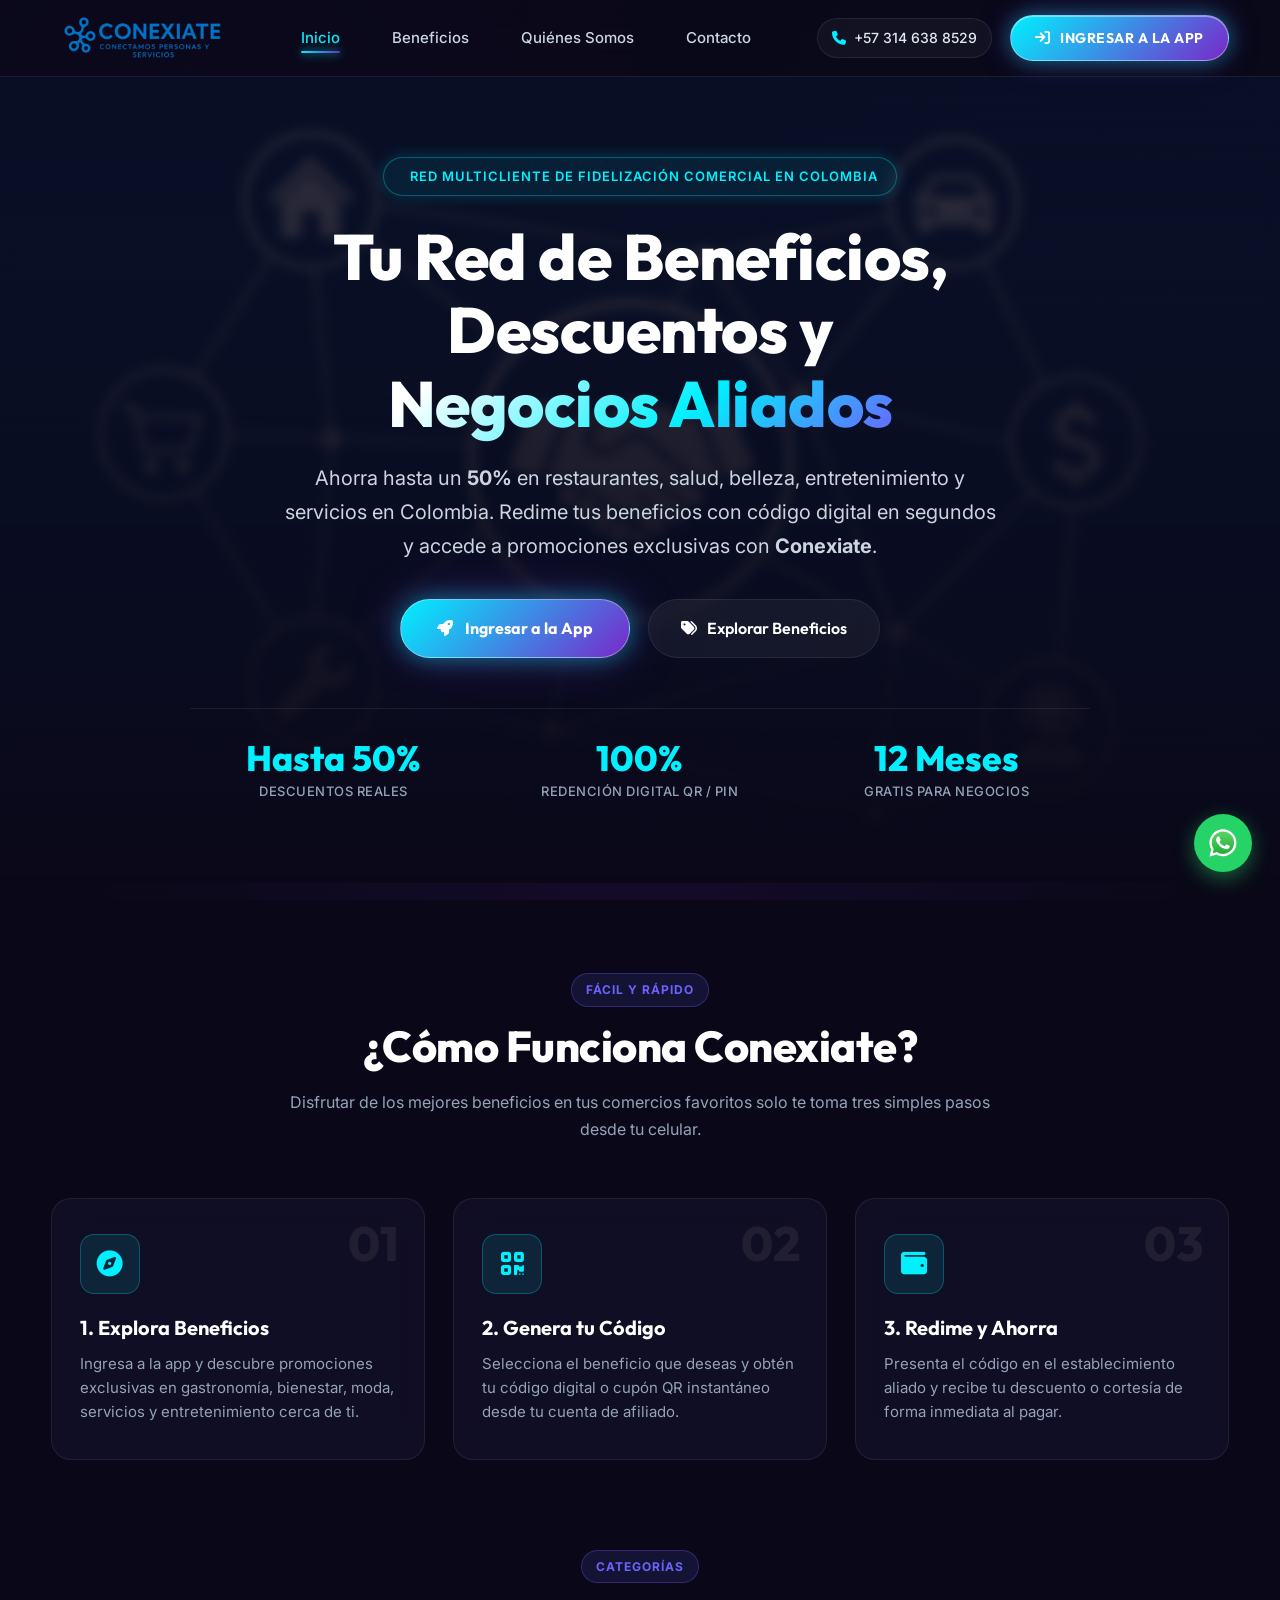
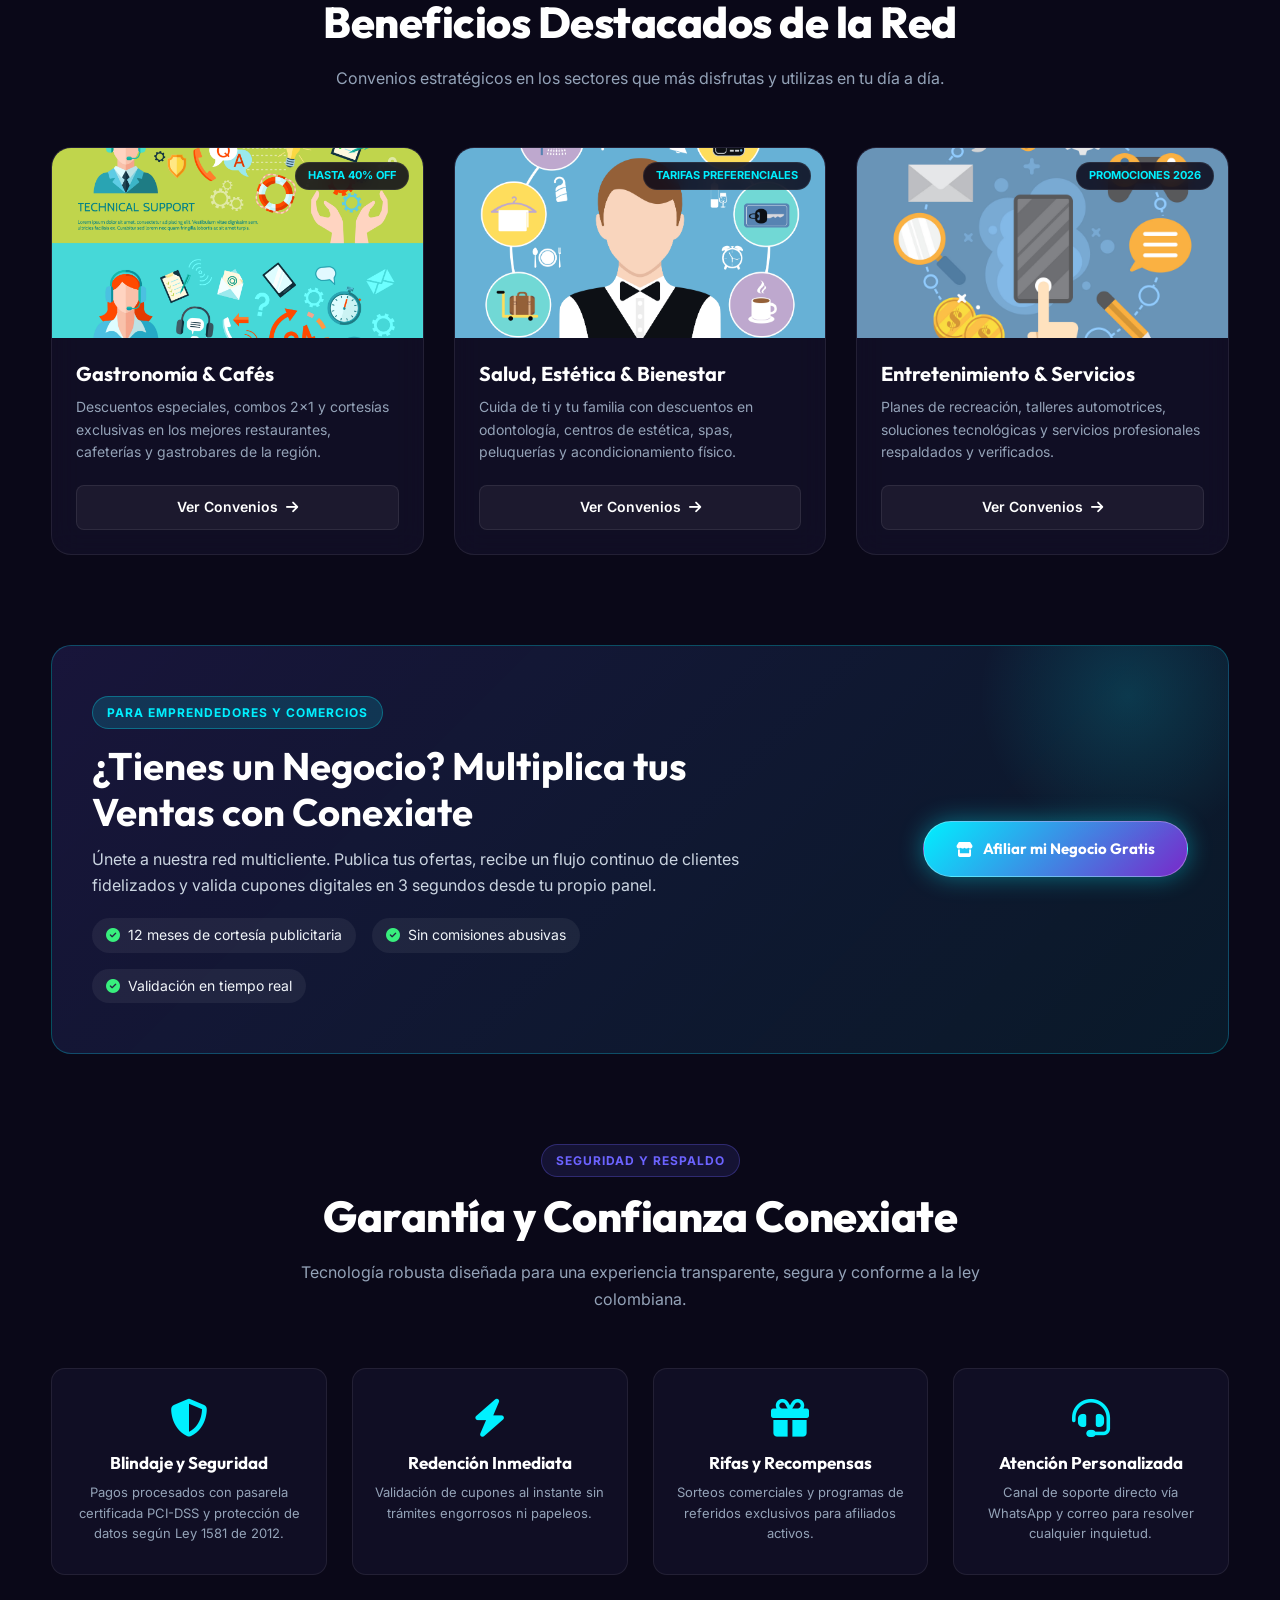
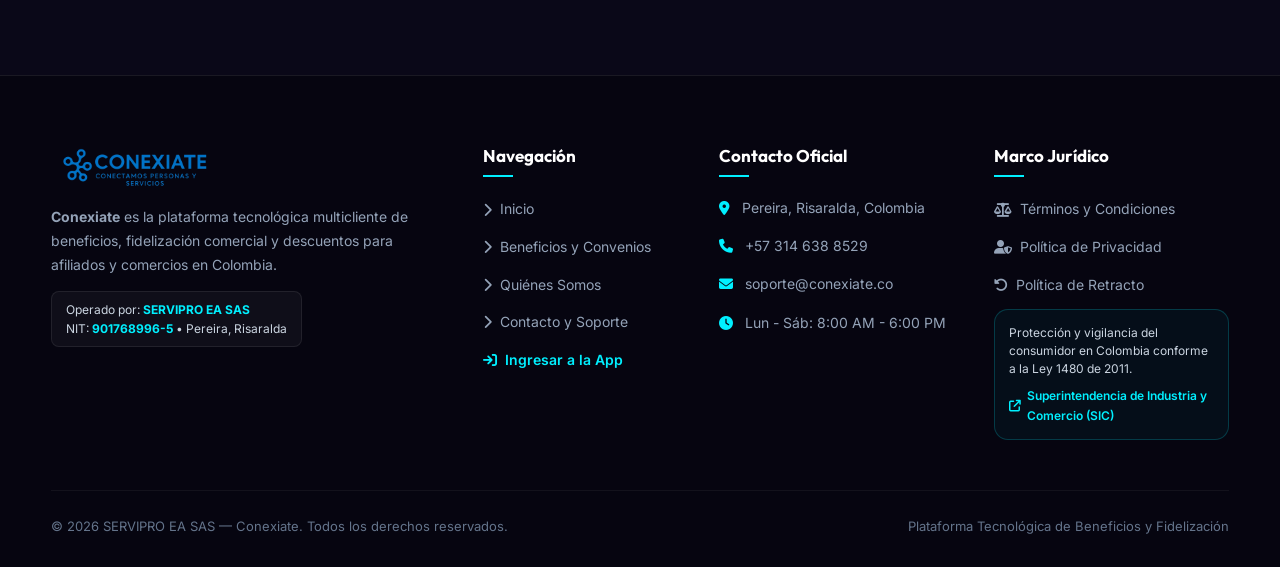
<file: index.html>
<!DOCTYPE html>
<html lang="es">

<head>
        <meta charset="UTF-8">
    <meta name="viewport" content="width=device-width, initial-scale=1.0">
    <title>CONEXIATE | Red de Beneficios, Descuentos y Negocios Aliados en Colombia</title>

    <meta name="description"
        content="Conexiate es la red multicliente de beneficios y fidelización operada por SERVIPRO EA SAS (NIT 901768996-5) en Pereira, Risaralda. Ahorra con descuentos exclusivos en comercios aliados.">
    <meta name="keywords"
        content="conexiate, beneficios, descuentos, membresia, cupones, comercios aliados, pereira, risaralda, servipro ea sas, fidelizacion, colombia">
    <meta name="author" content="SERVIPRO EA SAS">

    <!-- Open Graph / Redes Sociales -->
    <meta property="og:type" content="website">
    <meta property="og:url" content="https://conexiate.co">
    <meta property="og:title" content="CONEXIATE | Red de Beneficios y Negocios Aliados">
    <meta property="og:description"
        content="Ahorra hasta un 50% en comercios aliados en Colombia. Redime con código digital en segundos con Conexiate.">
    <meta property="og:locale" content="es_CO">

    <!-- Fuentes Google Fonts & Iconos FontAwesome -->
    <link rel="preconnect" href="https://fonts.googleapis.com">
    <link rel="preconnect" href="https://fonts.gstatic.com" crossorigin>
    <link rel="stylesheet" href="https://cdnjs.cloudflare.com/ajax/libs/font-awesome/6.5.0/css/all.min.css">

    <!-- Estilos CSS Modernos -->
    <link rel="stylesheet" href="css/styles.css?v=2.1">

    <!-- Favicons -->
    <link rel="icon" type="image/png" sizes="96x96" href="iconos/favicon-96x96.png" />
    <link rel="icon" type="image/svg+xml" href="iconos/favicon.ico" />
    <link rel="shortcut icon" href="iconos/favicon.ico" />
    <link rel="apple-touch-icon" sizes="180x180" href="iconos/apple-touch-icon.png" />
    <meta name="apple-mobile-web-app-title" content="Conexiate" />
    <link rel="manifest" href="iconos/site.webmanifest" />
</head>

<body>

    <!-- ===== HEADER MODERNO ===== -->
    <header class="header">
        <div class="header-container">

            <a href="/" class="logo" title="Conexiate - Inicio">
                <img src="img/logo-conexia-withouth-white.png" alt="Logo Conexiate">
            </a>

            <!-- NAVEGACIÓN PRINCIPAL -->
            <nav class="navbar" id="mainNavbar">
                <ul>
                    <li><a href="/" class="active">Inicio</a></li>
                    <li><a href="/servicios">Beneficios</a></li>
                    <li><a href="/nosotros">Quiénes Somos</a></li>
                    <li><a href="/contacto">Contacto</a></li>
                </ul>

                <!-- Botón CTA para el menú móvil -->
                <div class="mobile-cta-wrapper" style="display: none;">
                    <a href="https://app.conexiate.co/#/login" target="_blank" class="btn-app-cta"
                        style="width: 100%; margin-top: 10px;">
                        <i class="fa-solid fa-arrow-right-to-bracket"></i>
                        <span>Ingresar a la App</span>
                    </a>
                </div>
            </nav>

            <!-- ACCIONES DEL HEADER: TELÉFONO + BOTÓN APP DESTACADO -->
            <div class="header-actions">
                <a href="tel:+573146388529" class="header-phone" title="Atención telefónica">
                    <i class="fa-solid fa-phone"></i>
                    <span>+57 314 638 8529</span>
                </a>

                <!-- BOTÓN SÚPER LLAMATIVO CON SHIMMER & GLOW -->
                <a href="https://app.conexiate.co/#/login" target="_blank" class="btn-app-cta" id="btnHeaderApp">
                    <i class="fa-solid fa-arrow-right-to-bracket"></i>
                    <span>Ingresar a la App</span>
                </a>

                <!-- BOTÓN MENÚ MÓVIL (HAMBURGUESA) -->
                <div class="menu-toggle" id="menuToggle" aria-label="Abrir menú">
                    <i class="fa-solid fa-bars"></i>
                </div>
            </div>

        </div>
    </header>

    <!-- ===== HERO SECTION ===== -->
    <section class="hero">
        <div class="overlay"></div>

        <div class="hero-content">
            <div class="hero-badge">
                <i class="fa-solid fa-sparkles"></i> Red Multicliente de Fidelización Comercial en Colombia
            </div>

            <h1>
                Tu Red de Beneficios, Descuentos y <br>
                <span class="gradient-text">Negocios Aliados</span>
            </h1>

            <p>
                Ahorra hasta un <strong>50%</strong> en restaurantes, salud, belleza, entretenimiento y servicios en
                Colombia.
                Redime tus beneficios con código digital en segundos y accede a promociones exclusivas con
                <strong>Conexiate</strong>.
            </p>

            <div class="hero-buttons">
                <!-- BOTÓN PRINCIPAL LLAMATIVO HACIA LA APP WEB -->
                <a href="https://app.conexiate.co/#/login" target="_blank" class="btn-hero-primary" id="btnHeroApp">
                    <i class="fa-solid fa-rocket"></i>
                    <span>Ingresar a la App</span>
                </a>

                <a href="/servicios" class="btn-hero-secondary">
                    <i class="fa-solid fa-tags"></i>
                    <span>Explorar Beneficios</span>
                </a>
            </div>

            <!-- CONTADORES DE IMPACTO -->
            <div class="hero-stats">
                <div class="stat-item">
                    <span class="stat-number">Hasta 50%</span>
                    <span class="stat-label">Descuentos Reales</span>
                </div>
                <div class="stat-item">
                    <span class="stat-number">100%</span>
                    <span class="stat-label">Redención Digital QR / PIN</span>
                </div>
                <div class="stat-item">
                    <span class="stat-number">12 Meses</span>
                    <span class="stat-label">Gratis para Negocios</span>
                </div>
            </div>
        </div>
    </section>

    <!-- ===== CÓMO FUNCIONA CONEXIATE ===== -->
    <section class="container">
        <div class="section-header">
            <span class="section-tag">Fácil y Rápido</span>
            <h2 class="section-title">¿Cómo Funciona Conexiate?</h2>
            <p class="section-subtitle">Disfrutar de los mejores beneficios en tus comercios favoritos solo te toma tres
                simples pasos desde tu celular.</p>
        </div>

        <div class="steps-grid">
            <div class="step-card">
                <span class="step-number">01</span>
                <div class="step-icon">
                    <i class="fa-solid fa-compass"></i>
                </div>
                <h3>1. Explora Beneficios</h3>
                <p>Ingresa a la app y descubre promociones exclusivas en gastronomía, bienestar, moda, servicios y
                    entretenimiento cerca de ti.</p>
            </div>

            <div class="step-card">
                <span class="step-number">02</span>
                <div class="step-icon">
                    <i class="fa-solid fa-qrcode"></i>
                </div>
                <h3>2. Genera tu Código</h3>
                <p>Selecciona el beneficio que deseas y obtén tu código digital o cupón QR instantáneo desde tu cuenta
                    de afiliado.</p>
            </div>

            <div class="step-card">
                <span class="step-number">03</span>
                <div class="step-icon">
                    <i class="fa-solid fa-wallet"></i>
                </div>
                <h3>3. Redime y Ahorra</h3>
                <p>Presenta el código en el establecimiento aliado y recibe tu descuento o cortesía de forma inmediata
                    al pagar.</p>
            </div>
        </div>
    </section>

    <!-- ===== CATEGORÍAS DE BENEFICIOS DESTACADOS ===== -->
    <section class="container">
        <div class="section-header">
            <span class="section-tag">Categorías</span>
            <h2 class="section-title">Beneficios Destacados de la Red</h2>
            <p class="section-subtitle">Convenios estratégicos en los sectores que más disfrutas y utilizas en tu día a
                día.</p>
        </div>

        <div class="services-grid">

            <!-- Card 1: Gastronomía -->
            <div class="card">
                <div class="card-img-wrapper">
                    <img src="img/service1.jpg" alt="Gastronomía y Restaurantes">
                    <span class="card-badge">Hasta 40% OFF</span>
                </div>
                <div class="card-body">
                    <h3>Gastronomía & Cafés</h3>
                    <p>Descuentos especiales, combos 2x1 y cortesías exclusivas en los mejores restaurantes, cafeterías
                        y gastrobares de la región.</p>
                    <a href="/servicios" class="btn-card">
                        <span>Ver Convenios</span>
                        <i class="fa-solid fa-arrow-right"></i>
                    </a>
                </div>
            </div>

            <!-- Card 2: Salud y Belleza -->
            <div class="card">
                <div class="card-img-wrapper">
                    <img src="img/service2.jpg" alt="Salud y Belleza">
                    <span class="card-badge">Tarifas Preferenciales</span>
                </div>
                <div class="card-body">
                    <h3>Salud, Estética & Bienestar</h3>
                    <p>Cuida de ti y tu familia con descuentos en odontología, centros de estética, spas, peluquerías y
                        acondicionamiento físico.</p>
                    <a href="/servicios" class="btn-card">
                        <span>Ver Convenios</span>
                        <i class="fa-solid fa-arrow-right"></i>
                    </a>
                </div>
            </div>

            <!-- Card 3: Entretenimiento & Comercio -->
            <div class="card">
                <div class="card-img-wrapper">
                    <img src="img/service3.jpg" alt="Comercio y Ocio">
                    <span class="card-badge">Promociones 2026</span>
                </div>
                <div class="card-body">
                    <h3>Entretenimiento & Servicios</h3>
                    <p>Planes de recreación, talleres automotrices, soluciones tecnológicas y servicios profesionales
                        respaldados y verificados.</p>
                    <a href="/servicios" class="btn-card">
                        <span>Ver Convenios</span>
                        <i class="fa-solid fa-arrow-right"></i>
                    </a>
                </div>
            </div>

        </div>
    </section>

    <!-- ===== BANNER CALLOUT PARA COMERCIOS ALIADOS ===== -->
    <section class="container">
        <div class="business-callout">
            <div class="business-info">
                <span class="section-tag"
                    style="background: rgba(0, 240, 255, 0.15); color: #00f0ff; border-color: rgba(0, 240, 255, 0.3);">Para
                    Emprendedores y Comercios</span>
                <h2>¿Tienes un Negocio? Multiplica tus Ventas con Conexiate</h2>
                <p>Únete a nuestra red multicliente. Publica tus ofertas, recibe un flujo continuo de clientes
                    fidelizados y valida cupones digitales en 3 segundos desde tu propio panel.</p>
                <div class="business-perks">
                    <div class="perk-item">
                        <i class="fa-solid fa-check-circle"></i>
                        <span>12 meses de cortesía publicitaria</span>
                    </div>
                    <div class="perk-item">
                        <i class="fa-solid fa-check-circle"></i>
                        <span>Sin comisiones abusivas</span>
                    </div>
                    <div class="perk-item">
                        <i class="fa-solid fa-check-circle"></i>
                        <span>Validación en tiempo real</span>
                    </div>
                </div>
            </div>

            <a href="/contacto" class="btn-business">
                <i class="fa-solid fa-store"></i>
                <span>Afiliar mi Negocio Gratis</span>
            </a>
        </div>
    </section>

    <!-- ===== CARACTERÍSTICAS / RESPALDO ===== -->
    <section class="container">
        <div class="section-header">
            <span class="section-tag">Seguridad y Respaldo</span>
            <h2 class="section-title">Garantía y Confianza Conexiate</h2>
            <p class="section-subtitle">Tecnología robusta diseñada para una experiencia transparente, segura y conforme
                a la ley colombiana.</p>
        </div>

        <div class="feature-grid">
            <div class="feature-item">
                <i class="fa-solid fa-shield-halved"></i>
                <h4>Blindaje y Seguridad</h4>
                <p>Pagos procesados con pasarela certificada PCI-DSS y protección de datos según Ley 1581 de 2012.</p>
            </div>

            <div class="feature-item">
                <i class="fa-solid fa-bolt"></i>
                <h4>Redención Inmediata</h4>
                <p>Validación de cupones al instante sin trámites engorrosos ni papeleos.</p>
            </div>

            <div class="feature-item">
                <i class="fa-solid fa-gift"></i>
                <h4>Rifas y Recompensas</h4>
                <p>Sorteos comerciales y programas de referidos exclusivos para afiliados activos.</p>
            </div>

            <div class="feature-item">
                <i class="fa-solid fa-headset"></i>
                <h4>Atención Personalizada</h4>
                <p>Canal de soporte directo vía WhatsApp y correo para resolver cualquier inquietud.</p>
            </div>
        </div>
    </section>

    <!-- ===== FOOTER INSTITUCIONAL & LEGAL (BLINDAJE SIC) ===== -->
    <footer>
        <div class="footer-container">

            <!-- Columna 1: Identidad Corporativa -->
            <div class="footer-col footer-about">
                <a href="/" class="logo">
                    <img src="img/logo-conexia-withouth-white.png" alt="Logo Conexiate" style="height: 44px;">
                </a>
                <p>
                    <strong>Conexiate</strong> es la plataforma tecnológica multicliente de beneficios, fidelización
                    comercial y descuentos para afiliados y comercios en Colombia.
                </p>
                <div class="footer-entity-badge">
                    Operado por: <strong>SERVIPRO EA SAS</strong><br>
                    NIT: <strong>901768996-5</strong> • Pereira, Risaralda
                </div>
            </div>

            <!-- Columna 2: Enlaces Rápidos -->
            <div class="footer-col">
                <h4>Navegación</h4>
                <ul class="footer-links">
                    <li><a href="/"><i class="fa-solid fa-chevron-right"></i> Inicio</a></li>
                    <li><a href="/servicios"><i class="fa-solid fa-chevron-right"></i> Beneficios y Convenios</a></li>
                    <li><a href="/nosotros"><i class="fa-solid fa-chevron-right"></i> Quiénes Somos</a></li>
                    <li><a href="/contacto"><i class="fa-solid fa-chevron-right"></i> Contacto y Soporte</a></li>
                    <li><a href="https://app.conexiate.co/#/login" target="_blank"
                            style="color: var(--primary-cyan); font-weight: 600;"><i
                                class="fa-solid fa-arrow-right-to-bracket"></i> Ingresar a la App</a></li>
                </ul>
            </div>

            <!-- Columna 3: Contacto Oficial -->
            <div class="footer-col">
                <h4>Contacto Oficial</h4>
                <div class="footer-contact-item">
                    <i class="fa-solid fa-location-dot"></i>
                    <span>Pereira, Risaralda, Colombia</span>
                </div>
                <div class="footer-contact-item">
                    <i class="fa-solid fa-phone"></i>
                    <span>+57 314 638 8529</span>
                </div>
                <div class="footer-contact-item">
                    <i class="fa-solid fa-envelope"></i>
                    <span>soporte@conexiate.co</span>
                </div>
                <div class="footer-contact-item">
                    <i class="fa-solid fa-clock"></i>
                    <span>Lun - Sáb: 8:00 AM - 6:00 PM</span>
                </div>
            </div>

            <!-- Columna 4: Cumplimiento Legal y Enlace SIC -->
            <div class="footer-col">
                <h4>Marco Jurídico</h4>
                <ul class="footer-links">
                    <li><a href="javascript:void(0)" onclick="openLegalModal('terms')"><i
                                class="fa-solid fa-scale-balanced"></i> Términos y Condiciones</a></li>
                    <li><a href="javascript:void(0)" onclick="openLegalModal('privacy')"><i
                                class="fa-solid fa-user-shield"></i> Política de Privacidad</a></li>
                    <li><a href="javascript:void(0)" onclick="openLegalModal('refunds')"><i
                                class="fa-solid fa-rotate-left"></i> Política de Retracto</a></li>
                </ul>

                <div class="footer-sic-badge">
                    <p>Protección y vigilancia del consumidor en Colombia conforme a la Ley 1480 de 2011.</p>
                    <a href="https://www.sic.gov.co" target="_blank" rel="noopener noreferrer">
                        <i class="fa-solid fa-arrow-up-right-from-square"></i>
                        <span>Superintendencia de Industria y Comercio (SIC)</span>
                    </a>
                </div>
            </div>

        </div>

        <!-- Footer Bottom -->
        <div class="footer-bottom">
            <div>
                © 2026 SERVIPRO EA SAS — Conexiate. Todos los derechos reservados.
            </div>
            <div>
                Plataforma Tecnológica de Beneficios y Fidelización
            </div>
        </div>
    </footer>

    <!-- ===== BOTÓN FLOTANTE WHATSAPP ===== -->
    <a href="https://wa.me/573146388529?text=Hola%20Conexiate,%20deseo%20m%C3%A1s%20informaci%C3%B3n%20sobre%20la%20plataforma%20y%20beneficios."
        class="whatsapp-float" target="_blank" title="Chatea con nosotros por WhatsApp"
        aria-label="WhatsApp Soporte Conexiate">
        <img src="img/WhatsApp.svg" alt="WhatsApp">
    </a>

    <!-- ===== MODAL LEGAL INTERACTIVO (TÉRMINOS / HABEAS DATA / RETRACTO) ===== -->
    <div class="legal-modal-overlay" id="legalModalOverlay">
        <div class="legal-modal-content">
            <div class="legal-modal-header">
                <h3 id="legalModalTitle">Marco Jurídico Conexiate</h3>
                <button class="legal-modal-close" onclick="closeLegalModal()" aria-label="Cerrar">&times;</button>
            </div>
            <div class="legal-modal-body" id="legalModalBody">
                <!-- Se llena dinámicamente con JavaScript -->
            </div>
        </div>
    </div>

    <!-- ===== SCRIPTS ===== -->
    <script>
        // Toggle Menú Móvil
        const menuToggle = document.getElementById('menuToggle');
        const mainNavbar = document.getElementById('mainNavbar');
        const mobileCtaWrapper = document.querySelector('.mobile-cta-wrapper');

        menuToggle.addEventListener('click', () => {
            mainNavbar.classList.toggle('active');
            if (mobileCtaWrapper) {
                mobileCtaWrapper.style.display = mainNavbar.classList.contains('active') ? 'block' : 'none';
            }
        });

        // Contenidos Legales para el Modal
        const legalData = {
            terms: {
                title: "Términos y Condiciones de Uso — Conexiate",
                html: `
                    <h4>1. Responsable del Servicio</h4>
                    <p><strong>Razón Social:</strong> SERVIPRO EA SAS<br>
                    <strong>NIT:</strong> 901768996-5<br>
                    <strong>Domicilio:</strong> Pereira, Risaralda, Colombia<br>
                    <strong>Contacto Oficial:</strong> soporte@conexiate.co | Tel: +57 314 638 8529</p>
                    
                    <h4>2. Objeto de la Plataforma</h4>
                    <p>Conexiate es una plataforma multicliente que conecta a afiliados con una red de negocios aliados, facilitando la redención de cupones, beneficios, promociones exclusivas, programas de fidelización comercial y rifas promocionales supervisadas.</p>

                    <h4>3. Membresías y Pagos</h4>
                    <p>Todos los pagos de membresía se procesan mediante pasarelas certificadas bajo estándar PCI-DSS (Wompi Bancolombia). SERVIPRO EA SAS no almacena datos de tarjetas ni medios de pago.</p>

                    <h4>4. Responsabilidad sobre Beneficios</h4>
                    <p>Conexiate actúa como intermediario tecnológico publicitario. Los comercios aliados son los responsables exclusivos por la calidad, idoneidad y garantía de los bienes o servicios suministrados en sus establecimientos, conforme a la Ley 1480 de 2011.</p>
                `
            },
            privacy: {
                title: "Política de Privacidad y Tratamiento de Datos (Habeas Data)",
                html: `
                    <h4>Cumplimiento Ley 1581 de 2012 y Decreto 1377 de 2013</h4>
                    <p><strong>SERVIPRO EA SAS (NIT: 901768996-5)</strong> es el responsable del tratamiento de los datos personales suministrados por los usuarios y comercios aliados.</p>
                    
                    <h4>Finalidad de los Datos</h4>
                    <ul>
                        <li>Gestión de registro y autenticación en la plataforma web y móvil.</li>
                        <li>Generación y validación de códigos de beneficios en comercios aliados.</li>
                        <li>Envío de notificaciones de cuenta, pagos y promociones autorizadas.</li>
                        <li>Atención a peticiones, quejas y reclamos (PQR).</li>
                    </ul>

                    <h4>Derechos del Titular</h4>
                    <p>El titular podrá conocer, actualizar, rectificar y suprimir sus datos en cualquier momento escribiendo al correo oficial: <strong>soporte@conexiate.co</strong>.</p>
                `
            },
            refunds: {
                title: "Política de Devoluciones y Derecho de Retracto",
                html: `
                    <h4>Derecho de Retracto (Art. 47 Ley 1480 de 2011)</h4>
                    <p>Para compras de membresías digitales realizadas a través de métodos no tradicionales o a distancia (como nuestra plataforma web), el usuario tiene derecho a retractarse dentro de los <strong>cinco (5) días hábiles</strong> siguientes a la fecha de compra, siempre que no haya hecho uso de los beneficios exclusivos o redimido cupones durante dicho lapso.</p>

                    <h4>Procedimiento</h4>
                    <p>Para ejercer el retracto, envíe un correo a <strong>soporte@conexiate.co</strong> con su número de documento, comprobante de pago y motivo. La devolución del dinero se realizará en un plazo máximo de treinta (30) días calendario conforme a la ley colombiana.</p>
                `
            }
        };

        function openLegalModal(type) {
            const modal = document.getElementById('legalModalOverlay');
            const title = document.getElementById('legalModalTitle');
            const body = document.getElementById('legalModalBody');

            if (legalData[type]) {
                title.textContent = legalData[type].title;
                body.innerHTML = legalData[type].html;
                modal.classList.add('active');
            }
        }

        function closeLegalModal() {
            document.getElementById('legalModalOverlay').classList.remove('active');
        }

        // Cerrar modal al dar clic fuera del contenido
        document.getElementById('legalModalOverlay').addEventListener('click', function (e) {
            if (e.target === this) {
                closeLegalModal();
            }
        });
    </script>

</body>

</html>
</file>
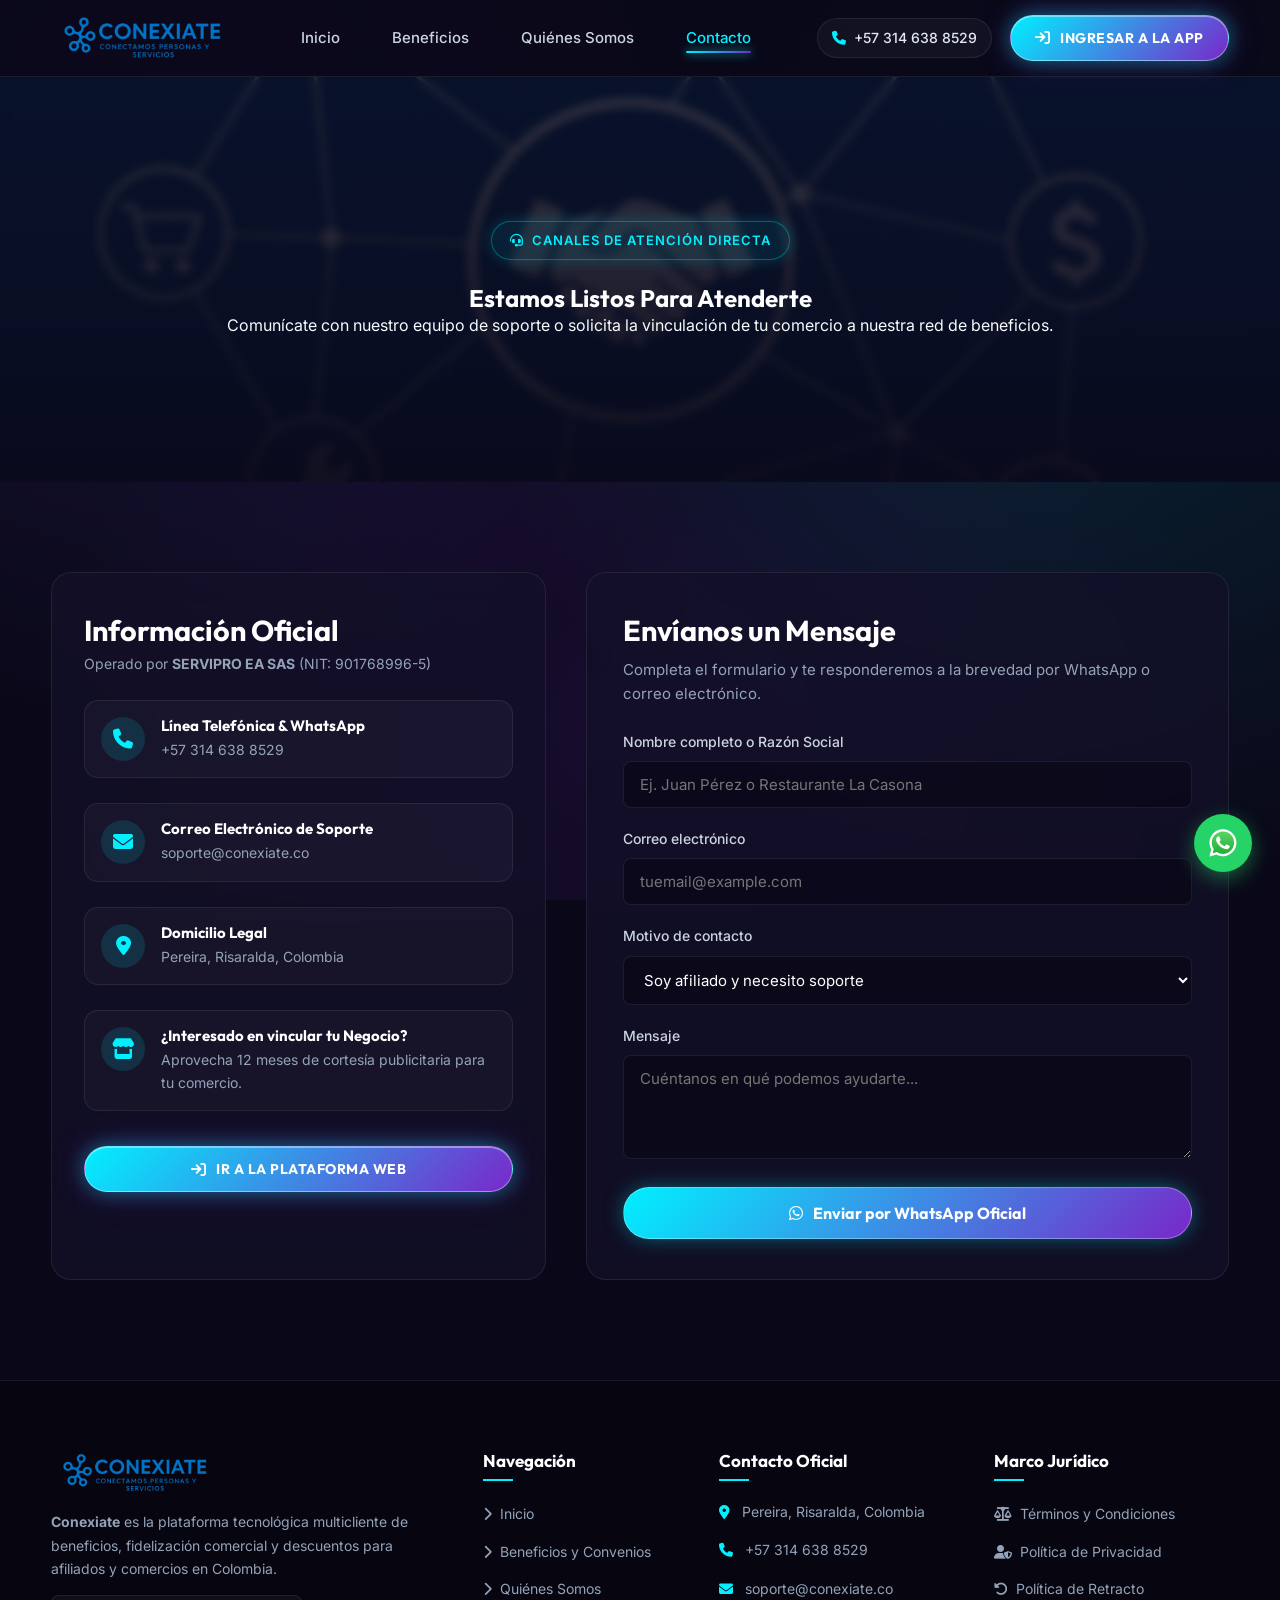
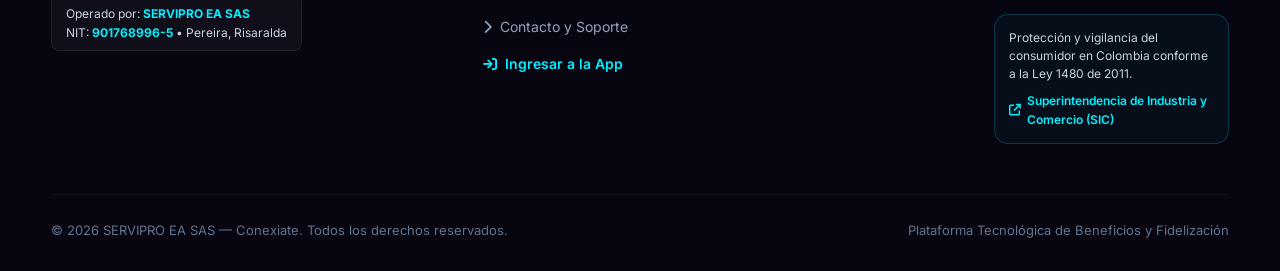
<file: contacto/index.html>
<!DOCTYPE html>
<html lang="es">
<head>
        <meta charset="UTF-8">
    <meta name="viewport" content="width=device-width, initial-scale=1.0">
    <title>Contacto y Soporte | Conexiate — SERVIPRO EA SAS</title>

    <meta name="description" content="Comuníquese con el equipo de Conexiate y SERVIPRO EA SAS (NIT 901768996-5) en Pereira, Risaralda. Atención para usuarios y vinculación de comercios aliados.">

    <!-- Fuentes Google Fonts & Iconos FontAwesome -->
    <link rel="preconnect" href="https://fonts.googleapis.com">
    <link rel="preconnect" href="https://fonts.gstatic.com" crossorigin>
    <link rel="stylesheet" href="https://cdnjs.cloudflare.com/ajax/libs/font-awesome/6.5.0/css/all.min.css">

    <!-- Estilos CSS -->
    <link rel="stylesheet" href="../css/styles.css?v=2.1">
    <link rel="stylesheet" href="../css/styles.css?v=2.1">
    <link rel="stylesheet" href="../css/contacto.css?v=2.1">

    <!-- Favicons -->
    <link rel="icon" type="image/png" sizes="96x96" href="../iconos/favicon-96x96.png" />
    <link rel="icon" type="image/svg+xml" href="../iconos/favicon.ico" />
    <link rel="shortcut icon" href="../iconos/favicon.ico" />
    <link rel="apple-touch-icon" sizes="180x180" href="../iconos/apple-touch-icon.png" />
    <meta name="apple-mobile-web-app-title" content="Conexiate" />
    <link rel="manifest" href="../iconos/site.webmanifest" />
</head>

<body>

    <!-- ===== HEADER MODERNO ===== -->
    <header class="header">
        <div class="header-container">

            <a href="/" class="logo" title="Conexiate - Inicio">
                <img src="../img/logo-conexia-withouth-white.png" alt="Logo Conexiate">
            </a>

            <!-- NAVEGACIÓN -->
            <nav class="navbar" id="mainNavbar">
                <ul>
                    <li><a href="/">Inicio</a></li>
                    <li><a href="/servicios">Beneficios</a></li>
                    <li><a href="/nosotros">Quiénes Somos</a></li>
                    <li><a href="/contacto" class="active">Contacto</a></li>
                </ul>

                <div class="mobile-cta-wrapper" style="display: none;">
                    <a href="https://app.conexiate.co/#/login" target="_blank" class="btn-app-cta" style="width: 100%; margin-top: 10px;">
                        <i class="fa-solid fa-arrow-right-to-bracket"></i>
                        <span>Ingresar a la App</span>
                    </a>
                </div>
            </nav>

            <!-- ACCIONES DEL HEADER: TELÉFONO + BOTÓN APP DESTACADO -->
            <div class="header-actions">
                <a href="tel:+573146388529" class="header-phone" title="Atención telefónica">
                    <i class="fa-solid fa-phone"></i>
                    <span>+57 314 638 8529</span>
                </a>

                <!-- BOTÓN SÚPER LLAMATIVO CON SHIMMER & GLOW -->
                <a href="https://app.conexiate.co/#/login" target="_blank" class="btn-app-cta" id="btnHeaderApp">
                    <i class="fa-solid fa-arrow-right-to-bracket"></i>
                    <span>Ingresar a la App</span>
                </a>

                <div class="menu-toggle" id="menuToggle" aria-label="Abrir menú">
                    <i class="fa-solid fa-bars"></i>
                </div>
            </div>

        </div>
    </header>

    <!-- ===== HERO CONTACTO ===== -->
    <section class="hero-contacto">
        <div class="overlay"></div>
        <div class="hero-content">
            <span class="hero-badge"><i class="fa-solid fa-headset"></i> Canales de Atención Directa</span>
            <h1>Estamos Listos Para Atenderte</h1>
            <p>Comunícate con nuestro equipo de soporte o solicita la vinculación de tu comercio a nuestra red de beneficios.</p>
        </div>
    </section>

    <!-- ===== SECCIÓN DE CONTACTO ===== -->
    <section class="container">
        <div class="contact-grid">

            <!-- Columna Izquierda: Información de Canales -->
            <div class="contact-info-card">
                <div>
                    <h2>Información Oficial</h2>
                    <p style="color: var(--text-muted); font-size: 14px; margin-top: 4px;">
                        Operado por <strong>SERVIPRO EA SAS</strong> (NIT: 901768996-5)
                    </p>
                </div>

                <div class="contact-channel">
                    <div class="channel-icon">
                        <i class="fa-solid fa-phone"></i>
                    </div>
                    <div class="channel-details">
                        <h4>Línea Telefónica & WhatsApp</h4>
                        <p><a href="tel:+573146388529">+57 314 638 8529</a></p>
                    </div>
                </div>

                <div class="contact-channel">
                    <div class="channel-icon">
                        <i class="fa-solid fa-envelope"></i>
                    </div>
                    <div class="channel-details">
                        <h4>Correo Electrónico de Soporte</h4>
                        <p><a href="mailto:soporte@conexiate.co">soporte@conexiate.co</a></p>
                    </div>
                </div>

                <div class="contact-channel">
                    <div class="channel-icon">
                        <i class="fa-solid fa-location-dot"></i>
                    </div>
                    <div class="channel-details">
                        <h4>Domicilio Legal</h4>
                        <p>Pereira, Risaralda, Colombia</p>
                    </div>
                </div>

                <div class="contact-channel">
                    <div class="channel-icon">
                        <i class="fa-solid fa-store"></i>
                    </div>
                    <div class="channel-details">
                        <h4>¿Interesado en vincular tu Negocio?</h4>
                        <p>Aprovecha 12 meses de cortesía publicitaria para tu comercio.</p>
                    </div>
                </div>

                <div style="margin-top: 10px;">
                    <a href="https://app.conexiate.co/#/login" target="_blank" class="btn-app-cta" style="width: 100%;">
                        <i class="fa-solid fa-arrow-right-to-bracket"></i>
                        <span>Ir a la Plataforma Web</span>
                    </a>
                </div>
            </div>

            <!-- Columna Derecha: Formulario con Enlace Directo a WhatsApp / Correo -->
            <div class="contact-form-card">
                <h2>Envíanos un Mensaje</h2>
                <p>Completa el formulario y te responderemos a la brevedad por WhatsApp o correo electrónico.</p>

                <form id="contactForm">
                    <div class="form-group">
                        <label for="nombre">Nombre completo o Razón Social</label>
                        <input type="text" id="nombre" placeholder="Ej. Juan Pérez o Restaurante La Casona" required>
                    </div>

                    <div class="form-group">
                        <label for="correo">Correo electrónico</label>
                        <input type="email" id="correo" placeholder="tuemail@example.com" required>
                    </div>

                    <div class="form-group">
                        <label for="motivo">Motivo de contacto</label>
                        <select id="motivo" required>
                            <option value="Soporte Afiliado">Soy afiliado y necesito soporte</option>
                            <option value="Afiliación de Negocio">Quiero afiliar mi comercio / negocio</option>
                            <option value="Convenio Corporativo">Interés en convenio empresarial</option>
                            <option value="Peticiones Quejas y Reclamos (PQR)">Peticiones, Quejas o Reclamos (PQR)</option>
                        </select>
                    </div>

                    <div class="form-group">
                        <label for="mensaje">Mensaje</label>
                        <textarea id="mensaje" rows="4" placeholder="Cuéntanos en qué podemos ayudarte..." required></textarea>
                    </div>

                    <button type="submit" class="btn-submit">
                        <i class="fa-brands fa-whatsapp"></i>
                        <span>Enviar por WhatsApp Oficial</span>
                    </button>
                </form>
            </div>

        </div>
    </section>

    <!-- ===== FOOTER INSTITUCIONAL & LEGAL (BLINDAJE SIC) ===== -->
    <footer>
        <div class="footer-container">

            <div class="footer-col footer-about">
                <a href="/" class="logo">
                    <img src="../img/logo-conexia-withouth-white.png" alt="Logo Conexiate" style="height: 44px;">
                </a>
                <p>
                    <strong>Conexiate</strong> es la plataforma tecnológica multicliente de beneficios, fidelización comercial y descuentos para afiliados y comercios en Colombia.
                </p>
                <div class="footer-entity-badge">
                    Operado por: <strong>SERVIPRO EA SAS</strong><br>
                    NIT: <strong>901768996-5</strong> • Pereira, Risaralda
                </div>
            </div>

            <div class="footer-col">
                <h4>Navegación</h4>
                <ul class="footer-links">
                    <li><a href="/"><i class="fa-solid fa-chevron-right"></i> Inicio</a></li>
                    <li><a href="/servicios"><i class="fa-solid fa-chevron-right"></i> Beneficios y Convenios</a></li>
                    <li><a href="/nosotros"><i class="fa-solid fa-chevron-right"></i> Quiénes Somos</a></li>
                    <li><a href="/contacto"><i class="fa-solid fa-chevron-right"></i> Contacto y Soporte</a></li>
                    <li><a href="https://app.conexiate.co/#/login" target="_blank" style="color: var(--primary-cyan); font-weight: 600;"><i class="fa-solid fa-arrow-right-to-bracket"></i> Ingresar a la App</a></li>
                </ul>
            </div>

            <div class="footer-col">
                <h4>Contacto Oficial</h4>
                <div class="footer-contact-item">
                    <i class="fa-solid fa-location-dot"></i>
                    <span>Pereira, Risaralda, Colombia</span>
                </div>
                <div class="footer-contact-item">
                    <i class="fa-solid fa-phone"></i>
                    <span>+57 314 638 8529</span>
                </div>
                <div class="footer-contact-item">
                    <i class="fa-solid fa-envelope"></i>
                    <span>soporte@conexiate.co</span>
                </div>
            </div>

            <div class="footer-col">
                <h4>Marco Jurídico</h4>
                <ul class="footer-links">
                    <li><a href="javascript:void(0)" onclick="openLegalModal('terms')"><i class="fa-solid fa-scale-balanced"></i> Términos y Condiciones</a></li>
                    <li><a href="javascript:void(0)" onclick="openLegalModal('privacy')"><i class="fa-solid fa-user-shield"></i> Política de Privacidad</a></li>
                    <li><a href="javascript:void(0)" onclick="openLegalModal('refunds')"><i class="fa-solid fa-rotate-left"></i> Política de Retracto</a></li>
                </ul>

                <div class="footer-sic-badge">
                    <p>Protección y vigilancia del consumidor en Colombia conforme a la Ley 1480 de 2011.</p>
                    <a href="https://www.sic.gov.co" target="_blank" rel="noopener noreferrer">
                        <i class="fa-solid fa-arrow-up-right-from-square"></i>
                        <span>Superintendencia de Industria y Comercio (SIC)</span>
                    </a>
                </div>
            </div>

        </div>

        <div class="footer-bottom">
            <div>
                © 2026 SERVIPRO EA SAS — Conexiate. Todos los derechos reservados.
            </div>
            <div>
                Plataforma Tecnológica de Beneficios y Fidelización
            </div>
        </div>
    </footer>

    <!-- WhatsApp Flotante -->
    <a href="https://wa.me/573146388529?text=Hola%20Conexiate,%20deseo%20comunicarme%20con%20atenci%C3%B3n%20al%20cliente." class="whatsapp-float" target="_blank" title="WhatsApp Soporte">
        <img src="../img/WhatsApp.svg" alt="WhatsApp">
    </a>

    <!-- Modal Legal -->
    <div class="legal-modal-overlay" id="legalModalOverlay">
        <div class="legal-modal-content">
            <div class="legal-modal-header">
                <h3 id="legalModalTitle">Marco Jurídico Conexiate</h3>
                <button class="legal-modal-close" onclick="closeLegalModal()">&times;</button>
            </div>
            <div class="legal-modal-body" id="legalModalBody"></div>
        </div>
    </div>

    <!-- Scripts -->
    <script>
        const menuToggle = document.getElementById('menuToggle');
        const mainNavbar = document.getElementById('mainNavbar');
        const mobileCtaWrapper = document.querySelector('.mobile-cta-wrapper');

        menuToggle.addEventListener('click', () => {
            mainNavbar.classList.toggle('active');
            if (mobileCtaWrapper) {
                mobileCtaWrapper.style.display = mainNavbar.classList.contains('active') ? 'block' : 'none';
            }
        });

        // Envío directo a WhatsApp del mensaje
        document.getElementById("contactForm").addEventListener("submit", function(e) {
            e.preventDefault();
            const nombre = document.getElementById("nombre").value.trim();
            const correo = document.getElementById("correo").value.trim();
            const motivo = document.getElementById("motivo").value;
            const mensaje = document.getElementById("mensaje").value.trim();

            const texto = `Hola Conexiate, mi nombre es ${nombre}.%0A*Motivo:* ${motivo}%0A*Correo:* ${correo}%0A*Mensaje:* ${mensaje}`;
            const numero = "573146388529";

            window.open(`https://wa.me/${numero}?text=${texto}`, "_blank");
        });

        const legalData = {
            terms: {
                title: "Términos y Condiciones de Uso — Conexiate",
                html: "<p><strong>Razón Social:</strong> SERVIPRO EA SAS (NIT: 901768996-5). Conexiate es una plataforma multicliente que conecta a afiliados con una red de comercios aliados para la redención de beneficios comerciales en Colombia.</p>"
            },
            privacy: {
                title: "Política de Privacidad y Tratamiento de Datos (Habeas Data)",
                html: "<p>En cumplimiento de la Ley 1581 de 2012, SERVIPRO EA SAS garantiza la protección, confidencialidad y correcto tratamiento de los datos personales suministrados para la gestión de membresías y redención de beneficios.</p>"
            },
            refunds: {
                title: "Política de Retracto (Art. 47 Ley 1480 de 2011)",
                html: "<p>El usuario podrá solicitar el retracto de su membresía digital dentro de los 5 días hábiles posteriores a la adquisición, siempre que no haya redimido beneficios o cupones en comercios aliados.</p>"
            }
        };

        function openLegalModal(type) {
            const modal = document.getElementById('legalModalOverlay');
            if (legalData[type]) {
                document.getElementById('legalModalTitle').textContent = legalData[type].title;
                document.getElementById('legalModalBody').innerHTML = legalData[type].html;
                modal.classList.add('active');
            }
        }

        function closeLegalModal() {
            document.getElementById('legalModalOverlay').classList.remove('active');
        }

        document.getElementById('legalModalOverlay').addEventListener('click', function(e) {
            if (e.target === this) closeLegalModal();
        });
    </script>
</body>
</html>
</file>
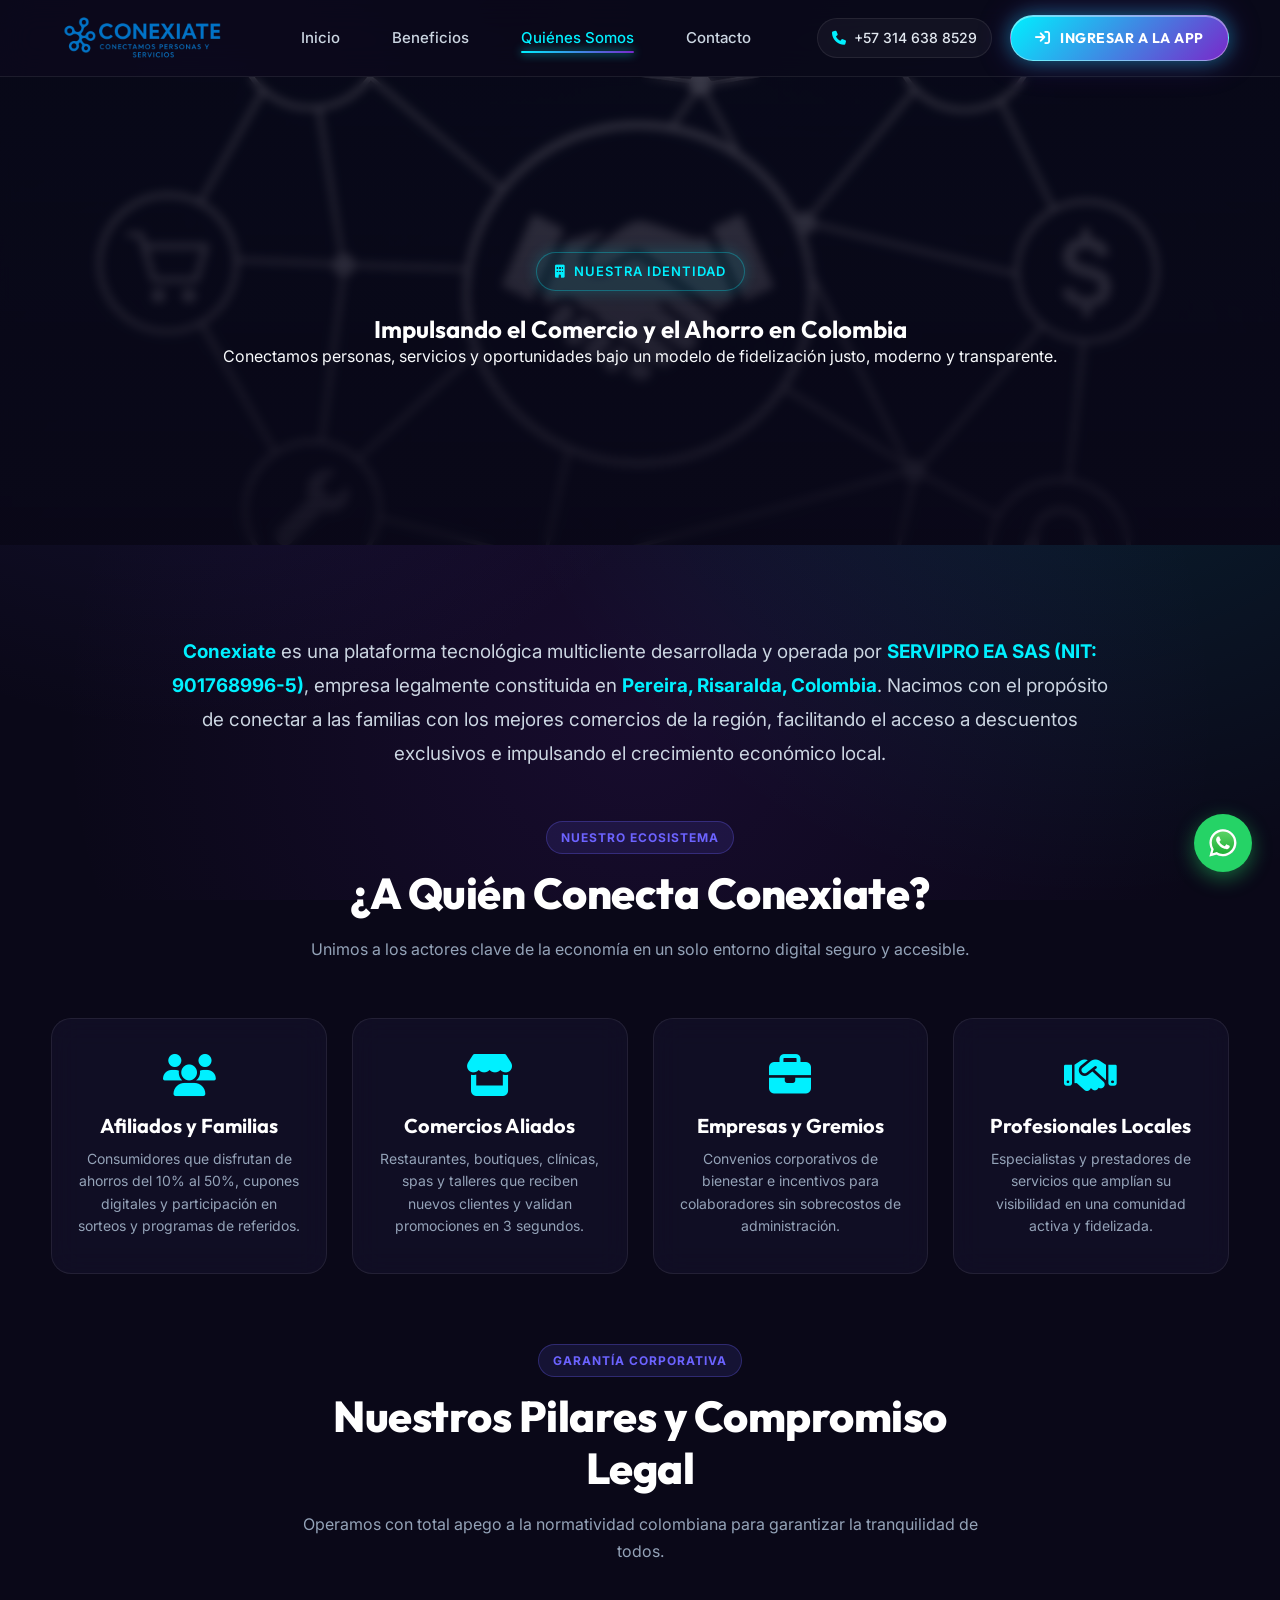
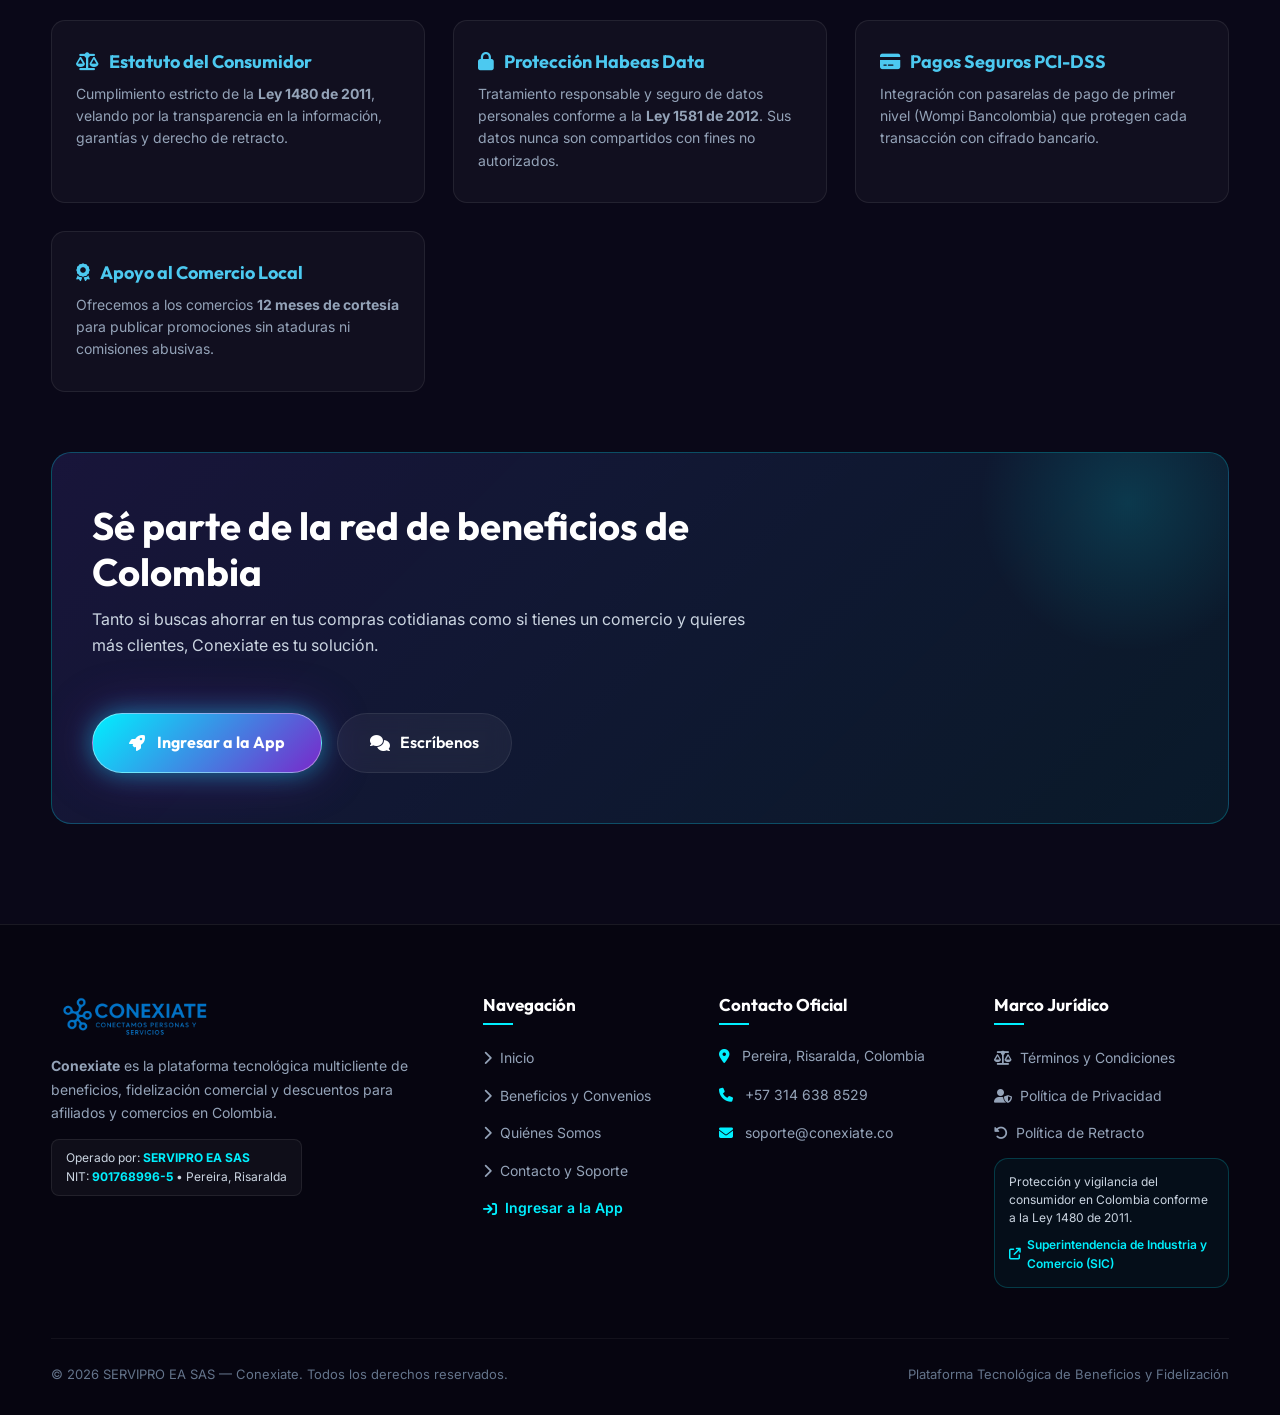
<file: nosotros/index.html>
<!DOCTYPE html>
<html lang="es">
<head>
        <meta charset="UTF-8" />
    <meta name="viewport" content="width=device-width, initial-scale=1.0" />
    <title>Quiénes Somos | Conexiate — SERVIPRO EA SAS</title>

    <meta name="description" content="Conozca a Conexiate y SERVIPRO EA SAS (NIT 901768996-5) en Pereira, Risaralda. Plataforma tecnológica multicliente de beneficios y convenios comerciales en Colombia.">

    <!-- Fuentes Google Fonts & Iconos FontAwesome -->
    <link rel="preconnect" href="https://fonts.googleapis.com">
    <link rel="preconnect" href="https://fonts.gstatic.com" crossorigin>
    <link rel="stylesheet" href="https://cdnjs.cloudflare.com/ajax/libs/font-awesome/6.5.0/css/all.min.css">

    <!-- Estilos CSS -->
    <link rel="stylesheet" href="../css/styles.css?v=2.1" />
    <link rel="stylesheet" href="../css/nosotros.css?v=2.1" />

    <!-- Favicons -->
    <link rel="icon" type="image/png" sizes="96x96" href="../iconos/favicon-96x96.png" />
    <link rel="icon" type="image/svg+xml" href="../iconos/favicon.ico" />
    <link rel="shortcut icon" href="../iconos/favicon.ico" />
    <link rel="apple-touch-icon" sizes="180x180" href="../iconos/apple-touch-icon.png" />
    <meta name="apple-mobile-web-app-title" content="Conexiate" />
    <link rel="manifest" href="../iconos/site.webmanifest" />
</head>

<body>

    <!-- ===== HEADER MODERNO ===== -->
    <header class="header">
        <div class="header-container">

            <a href="/" class="logo" title="Conexiate - Inicio">
                <img src="../img/logo-conexia-withouth-white.png" alt="Logo Conexiate">
            </a>

            <!-- NAVEGACIÓN -->
            <nav class="navbar" id="mainNavbar">
                <ul>
                    <li><a href="/">Inicio</a></li>
                    <li><a href="/servicios">Beneficios</a></li>
                    <li><a href="/nosotros" class="active">Quiénes Somos</a></li>
                    <li><a href="/contacto">Contacto</a></li>
                </ul>

                <div class="mobile-cta-wrapper" style="display: none;">
                    <a href="https://app.conexiate.co/#/login" target="_blank" class="btn-app-cta" style="width: 100%; margin-top: 10px;">
                        <i class="fa-solid fa-arrow-right-to-bracket"></i>
                        <span>Ingresar a la App</span>
                    </a>
                </div>
            </nav>

            <!-- ACCIONES DEL HEADER: TELÉFONO + BOTÓN APP DESTACADO -->
            <div class="header-actions">
                <a href="tel:+573146388529" class="header-phone" title="Atención telefónica">
                    <i class="fa-solid fa-phone"></i>
                    <span>+57 314 638 8529</span>
                </a>

                <!-- BOTÓN SÚPER LLAMATIVO CON SHIMMER & GLOW -->
                <a href="https://app.conexiate.co/#/login" target="_blank" class="btn-app-cta" id="btnHeaderApp">
                    <i class="fa-solid fa-arrow-right-to-bracket"></i>
                    <span>Ingresar a la App</span>
                </a>

                <div class="menu-toggle" id="menuToggle" aria-label="Abrir menú">
                    <i class="fa-solid fa-bars"></i>
                </div>
            </div>

        </div>
    </header>

    <!-- ===== HERO NOSOTROS ===== -->
    <section class="hero-nosotros">
        <div class="overlay"></div>
        <div class="hero-content">
            <span class="hero-badge"><i class="fa-solid fa-building"></i> Nuestra Identidad</span>
            <h1>Impulsando el Comercio y el Ahorro en Colombia</h1>
            <p>Conectamos personas, servicios y oportunidades bajo un modelo de fidelización justo, moderno y transparente.</p>
        </div>
    </section>

    <!-- ===== INTRODUCCIÓN ===== -->
    <section class="container">
        <div class="intro-nosotros">
            <p>
                <strong>Conexiate</strong> es una plataforma tecnológica multicliente desarrollada y operada por <strong>SERVIPRO EA SAS (NIT: 901768996-5)</strong>, empresa legalmente constituida en <strong>Pereira, Risaralda, Colombia</strong>. Nacimos con el propósito de conectar a las familias con los mejores comercios de la región, facilitando el acceso a descuentos exclusivos e impulsando el crecimiento económico local.
            </p>
        </div>

        <!-- ===== ¿A QUIÉN CONECTA CONEXIATE? ===== -->
        <div class="section-header">
            <span class="section-tag">Nuestro Ecosistema</span>
            <h2 class="section-title">¿A Quién Conecta Conexiate?</h2>
            <p class="section-subtitle">Unimos a los actores clave de la economía en un solo entorno digital seguro y accesible.</p>
        </div>

        <div class="actors-grid">
            <div class="actor-card">
                <i class="fa-solid fa-users"></i>
                <h3>Afiliados y Familias</h3>
                <p>Consumidores que disfrutan de ahorros del 10% al 50%, cupones digitales y participación en sorteos y programas de referidos.</p>
            </div>

            <div class="actor-card">
                <i class="fa-solid fa-store"></i>
                <h3>Comercios Aliados</h3>
                <p>Restaurantes, boutiques, clínicas, spas y talleres que reciben nuevos clientes y validan promociones en 3 segundos.</p>
            </div>

            <div class="actor-card">
                <i class="fa-solid fa-briefcase"></i>
                <h3>Empresas y Gremios</h3>
                <p>Convenios corporativos de bienestar e incentivos para colaboradores sin sobrecostos de administración.</p>
            </div>

            <div class="actor-card">
                <i class="fa-solid fa-handshake"></i>
                <h3>Profesionales Locales</h3>
                <p>Especialistas y prestadores de servicios que amplían su visibilidad en una comunidad activa y fidelizada.</p>
            </div>
        </div>

        <!-- ===== PRINCIPIOS Y RESPALDO ===== -->
        <div class="section-header">
            <span class="section-tag">Garantía Corporativa</span>
            <h2 class="section-title">Nuestros Pilares y Compromiso Legal</h2>
            <p class="section-subtitle">Operamos con total apego a la normatividad colombiana para garantizar la tranquilidad de todos.</p>
        </div>

        <div class="values-grid">
            <div class="value-card">
                <h3><i class="fa-solid fa-scale-balanced"></i> Estatuto del Consumidor</h3>
                <p>Cumplimiento estricto de la <strong>Ley 1480 de 2011</strong>, velando por la transparencia en la información, garantías y derecho de retracto.</p>
            </div>

            <div class="value-card">
                <h3><i class="fa-solid fa-lock"></i> Protección Habeas Data</h3>
                <p>Tratamiento responsable y seguro de datos personales conforme a la <strong>Ley 1581 de 2012</strong>. Sus datos nunca son compartidos con fines no autorizados.</p>
            </div>

            <div class="value-card">
                <h3><i class="fa-solid fa-credit-card"></i> Pagos Seguros PCI-DSS</h3>
                <p>Integración con pasarelas de pago de primer nivel (Wompi Bancolombia) que protegen cada transacción con cifrado bancario.</p>
            </div>

            <div class="value-card">
                <h3><i class="fa-solid fa-award"></i> Apoyo al Comercio Local</h3>
                <p>Ofrecemos a los comercios <strong>12 meses de cortesía</strong> para publicar promociones sin ataduras ni comisiones abusivas.</p>
            </div>
        </div>

        <!-- BANNER FINAL -->
        <div class="business-callout" style="margin-top: 60px;">
            <div class="business-info">
                <h2>Sé parte de la red de beneficios de Colombia</h2>
                <p>Tanto si buscas ahorrar en tus compras cotidianas como si tienes un comercio y quieres más clientes, Conexiate es tu solución.</p>
            </div>
            <div style="display: flex; gap: 15px; flex-wrap: wrap;">
                <a href="https://app.conexiate.co/#/login" target="_blank" class="btn-hero-primary">
                    <i class="fa-solid fa-rocket"></i>
                    <span>Ingresar a la App</span>
                </a>
                <a href="/contacto" class="btn-hero-secondary">
                    <i class="fa-solid fa-comments"></i>
                    <span>Escríbenos</span>
                </a>
            </div>
        </div>

    </section>

    <!-- ===== FOOTER INSTITUCIONAL & LEGAL (BLINDAJE SIC) ===== -->
    <footer>
        <div class="footer-container">

            <div class="footer-col footer-about">
                <a href="/" class="logo">
                    <img src="../img/logo-conexia-withouth-white.png" alt="Logo Conexiate" style="height: 44px;">
                </a>
                <p>
                    <strong>Conexiate</strong> es la plataforma tecnológica multicliente de beneficios, fidelización comercial y descuentos para afiliados y comercios en Colombia.
                </p>
                <div class="footer-entity-badge">
                    Operado por: <strong>SERVIPRO EA SAS</strong><br>
                    NIT: <strong>901768996-5</strong> • Pereira, Risaralda
                </div>
            </div>

            <div class="footer-col">
                <h4>Navegación</h4>
                <ul class="footer-links">
                    <li><a href="/"><i class="fa-solid fa-chevron-right"></i> Inicio</a></li>
                    <li><a href="/servicios"><i class="fa-solid fa-chevron-right"></i> Beneficios y Convenios</a></li>
                    <li><a href="/nosotros"><i class="fa-solid fa-chevron-right"></i> Quiénes Somos</a></li>
                    <li><a href="/contacto"><i class="fa-solid fa-chevron-right"></i> Contacto y Soporte</a></li>
                    <li><a href="https://app.conexiate.co/#/login" target="_blank" style="color: var(--primary-cyan); font-weight: 600;"><i class="fa-solid fa-arrow-right-to-bracket"></i> Ingresar a la App</a></li>
                </ul>
            </div>

            <div class="footer-col">
                <h4>Contacto Oficial</h4>
                <div class="footer-contact-item">
                    <i class="fa-solid fa-location-dot"></i>
                    <span>Pereira, Risaralda, Colombia</span>
                </div>
                <div class="footer-contact-item">
                    <i class="fa-solid fa-phone"></i>
                    <span>+57 314 638 8529</span>
                </div>
                <div class="footer-contact-item">
                    <i class="fa-solid fa-envelope"></i>
                    <span>soporte@conexiate.co</span>
                </div>
            </div>

            <div class="footer-col">
                <h4>Marco Jurídico</h4>
                <ul class="footer-links">
                    <li><a href="javascript:void(0)" onclick="openLegalModal('terms')"><i class="fa-solid fa-scale-balanced"></i> Términos y Condiciones</a></li>
                    <li><a href="javascript:void(0)" onclick="openLegalModal('privacy')"><i class="fa-solid fa-user-shield"></i> Política de Privacidad</a></li>
                    <li><a href="javascript:void(0)" onclick="openLegalModal('refunds')"><i class="fa-solid fa-rotate-left"></i> Política de Retracto</a></li>
                </ul>

                <div class="footer-sic-badge">
                    <p>Protección y vigilancia del consumidor en Colombia conforme a la Ley 1480 de 2011.</p>
                    <a href="https://www.sic.gov.co" target="_blank" rel="noopener noreferrer">
                        <i class="fa-solid fa-arrow-up-right-from-square"></i>
                        <span>Superintendencia de Industria y Comercio (SIC)</span>
                    </a>
                </div>
            </div>

        </div>

        <div class="footer-bottom">
            <div>
                © 2026 SERVIPRO EA SAS — Conexiate. Todos los derechos reservados.
            </div>
            <div>
                Plataforma Tecnológica de Beneficios y Fidelización
            </div>
        </div>
    </footer>

    <!-- WhatsApp Flotante -->
    <a href="https://wa.me/573146388529?text=Hola%20Conexiate,%20deseo%20conocer%20m%C3%A1s%20sobre%20su%20empresa%20y%20alianzas." class="whatsapp-float" target="_blank" title="WhatsApp Soporte">
        <img src="../img/WhatsApp.svg" alt="WhatsApp">
    </a>

    <!-- Modal Legal -->
    <div class="legal-modal-overlay" id="legalModalOverlay">
        <div class="legal-modal-content">
            <div class="legal-modal-header">
                <h3 id="legalModalTitle">Marco Jurídico Conexiate</h3>
                <button class="legal-modal-close" onclick="closeLegalModal()">&times;</button>
            </div>
            <div class="legal-modal-body" id="legalModalBody"></div>
        </div>
    </div>

    <!-- Scripts -->
    <script>
        const menuToggle = document.getElementById('menuToggle');
        const mainNavbar = document.getElementById('mainNavbar');
        const mobileCtaWrapper = document.querySelector('.mobile-cta-wrapper');

        menuToggle.addEventListener('click', () => {
            mainNavbar.classList.toggle('active');
            if (mobileCtaWrapper) {
                mobileCtaWrapper.style.display = mainNavbar.classList.contains('active') ? 'block' : 'none';
            }
        });

        const legalData = {
            terms: {
                title: "Términos y Condiciones de Uso — Conexiate",
                html: "<p><strong>Razón Social:</strong> SERVIPRO EA SAS (NIT: 901768996-5). Conexiate es una plataforma multicliente que conecta a afiliados con una red de comercios aliados para la redención de beneficios comerciales en Colombia.</p>"
            },
            privacy: {
                title: "Política de Privacidad y Tratamiento de Datos (Habeas Data)",
                html: "<p>En cumplimiento de la Ley 1581 de 2012, SERVIPRO EA SAS garantiza la protección, confidencialidad y correcto tratamiento de los datos personales suministrados para la gestión de membresías y redención de beneficios.</p>"
            },
            refunds: {
                title: "Política de Retracto (Art. 47 Ley 1480 de 2011)",
                html: "<p>El usuario podrá solicitar el retracto de su membresía digital dentro de los 5 días hábiles posteriores a la adquisición, siempre que no haya redimido beneficios o cupones en comercios aliados.</p>"
            }
        };

        function openLegalModal(type) {
            const modal = document.getElementById('legalModalOverlay');
            if (legalData[type]) {
                document.getElementById('legalModalTitle').textContent = legalData[type].title;
                document.getElementById('legalModalBody').innerHTML = legalData[type].html;
                modal.classList.add('active');
            }
        }

        function closeLegalModal() {
            document.getElementById('legalModalOverlay').classList.remove('active');
        }

        document.getElementById('legalModalOverlay').addEventListener('click', function(e) {
            if (e.target === this) closeLegalModal();
        });
    </script>
</body>
</html>
</file>
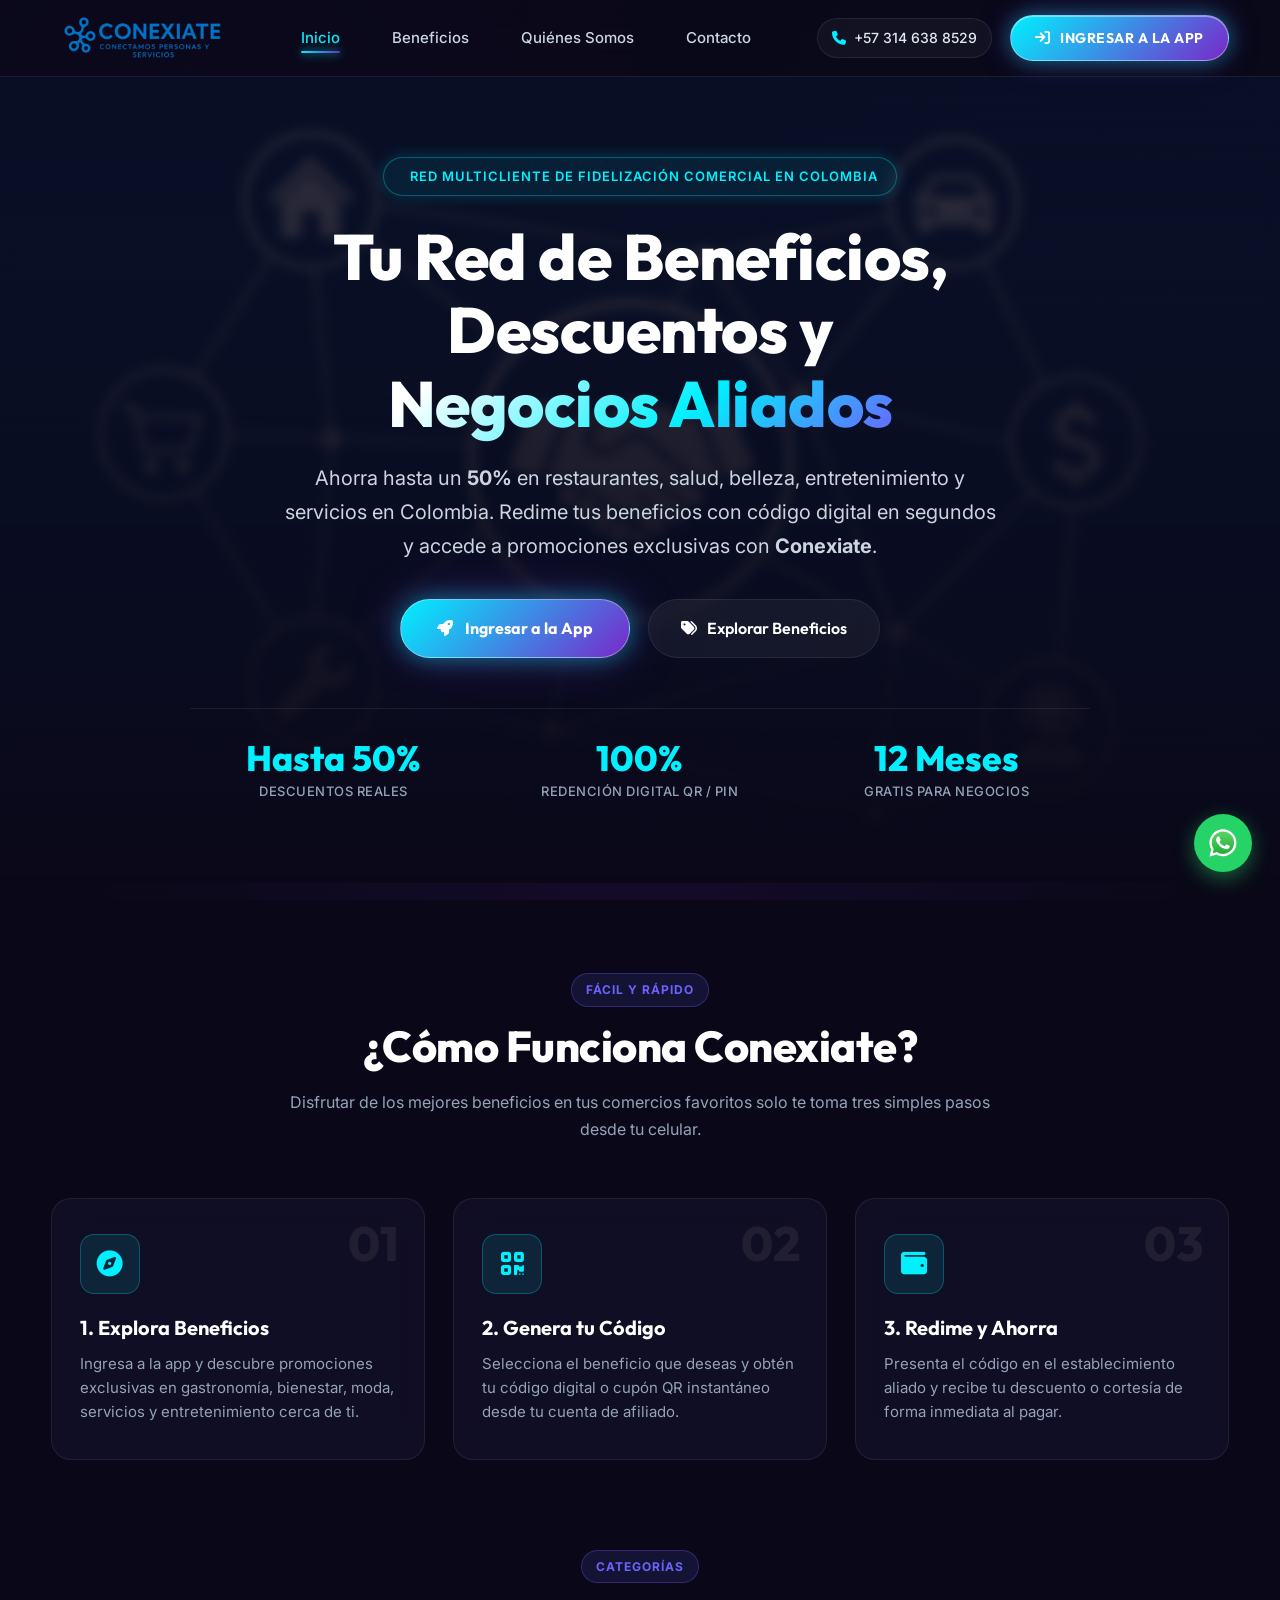
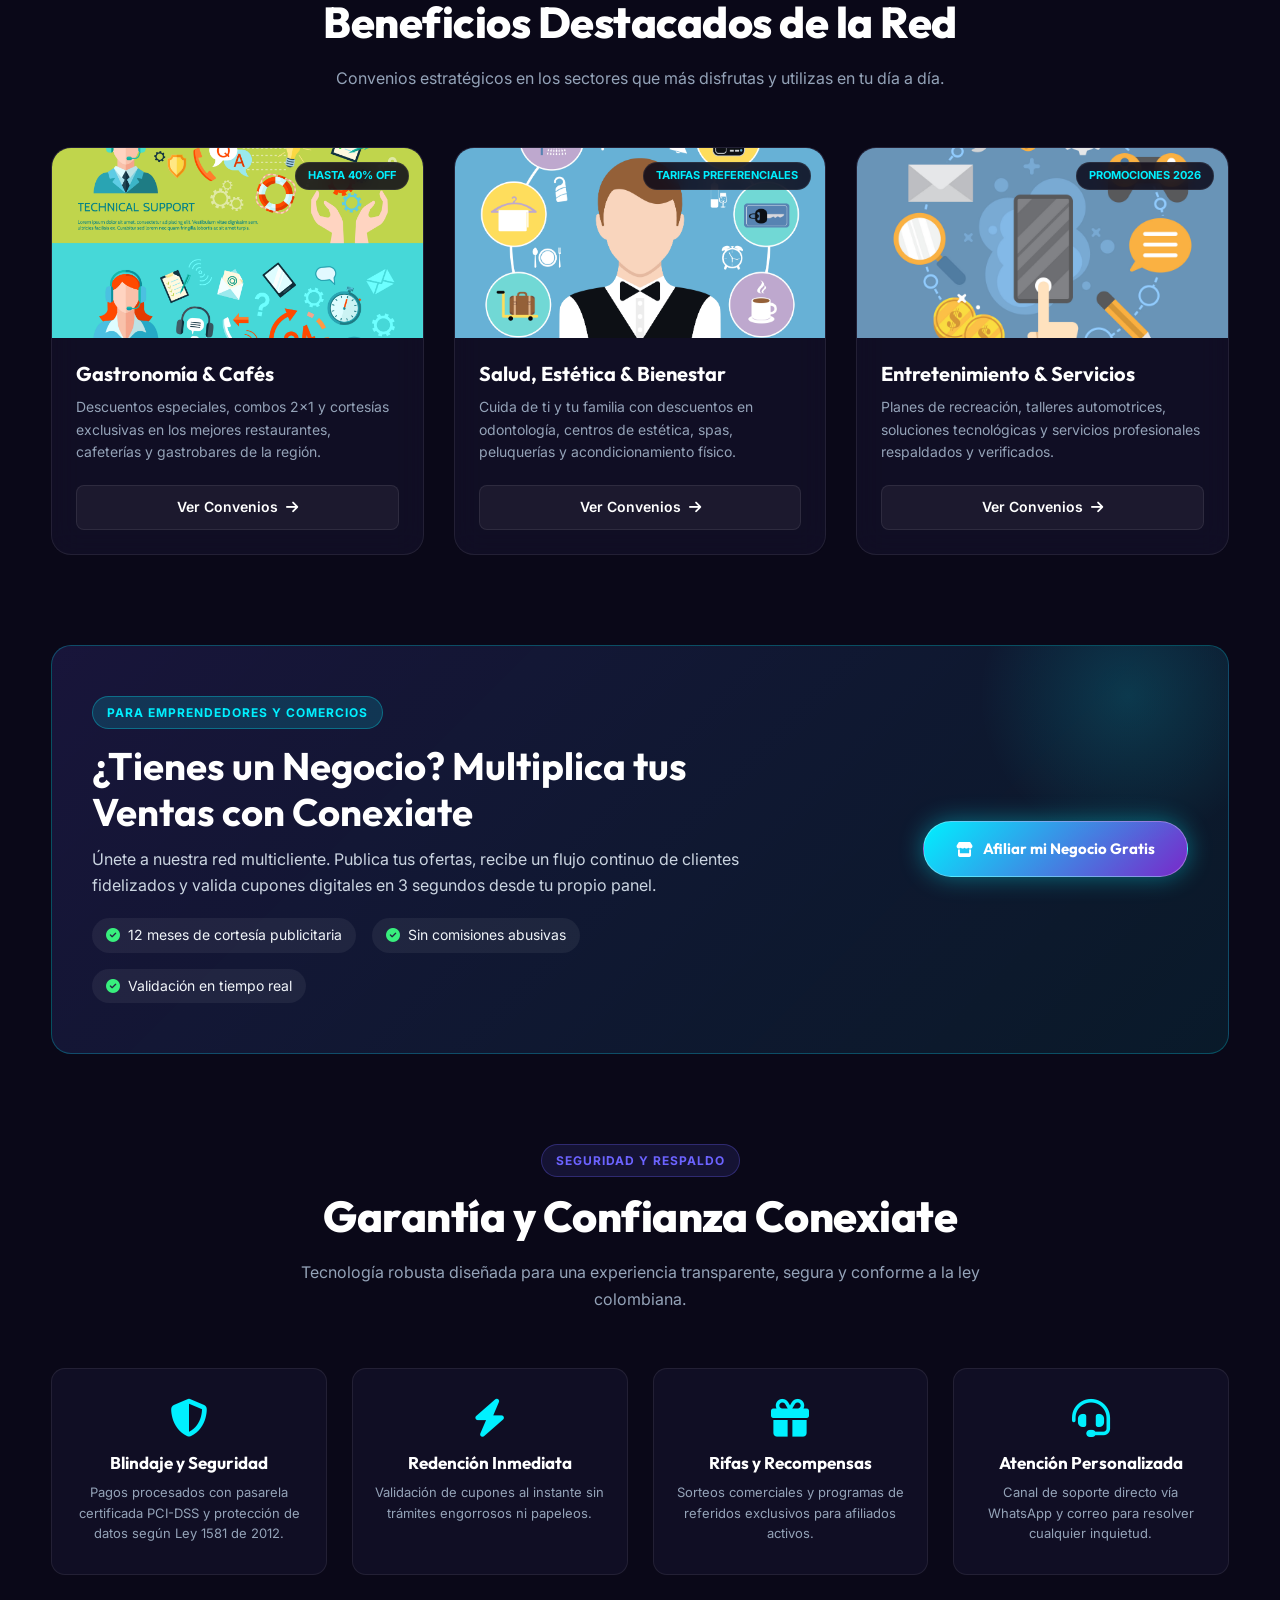
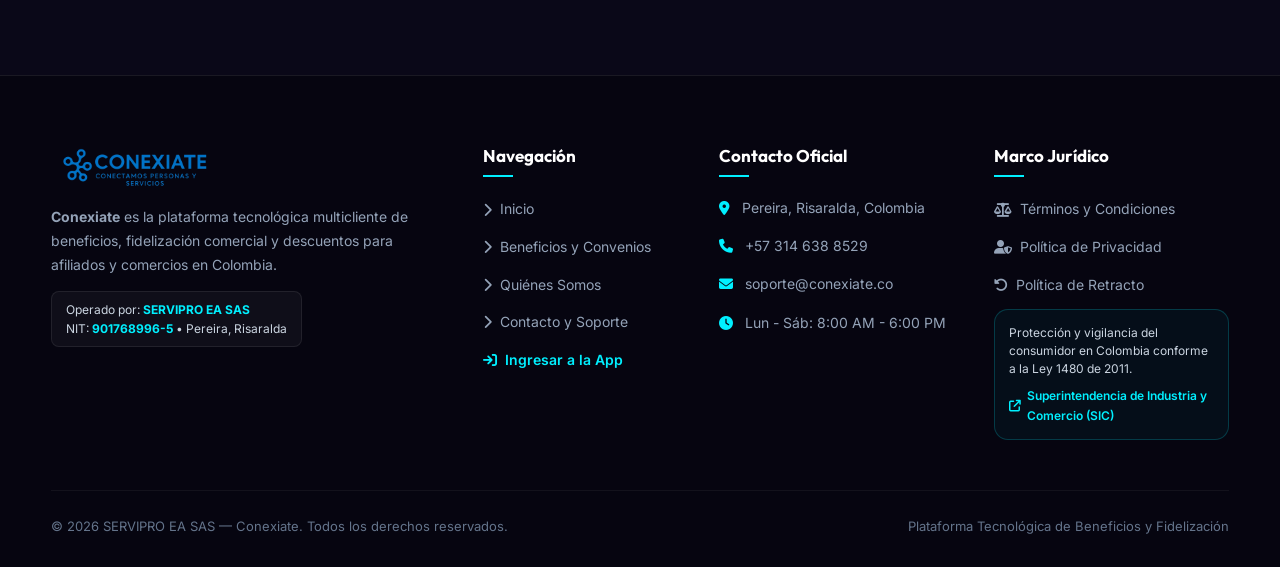
<file: principal/index.html>
<!DOCTYPE html>
<html lang="es">

<head>
        <meta charset="UTF-8">
    <meta name="viewport" content="width=device-width, initial-scale=1.0">
    <title>CONEXIATE | Red de Beneficios, Descuentos y Negocios Aliados en Colombia</title>

    <meta name="description"
        content="Conexiate es la red multicliente de beneficios y fidelización operada por SERVIPRO EA SAS (NIT 901768996-5) en Pereira, Risaralda. Ahorra con descuentos exclusivos en comercios aliados.">
    <meta name="keywords"
        content="conexiate, beneficios, descuentos, membresia, cupones, comercios aliados, pereira, risaralda, servipro ea sas, fidelizacion, colombia">
    <meta name="author" content="SERVIPRO EA SAS">

    <!-- Open Graph / Redes Sociales -->
    <meta property="og:type" content="website">
    <meta property="og:url" content="https://conexiate.co">
    <meta property="og:title" content="CONEXIATE | Red de Beneficios y Negocios Aliados">
    <meta property="og:description"
        content="Ahorra hasta un 50% en comercios aliados en Colombia. Redime con código digital en segundos con Conexiate.">
    <meta property="og:locale" content="es_CO">

    <!-- Fuentes Google Fonts & Iconos FontAwesome -->
    <link rel="preconnect" href="https://fonts.googleapis.com">
    <link rel="preconnect" href="https://fonts.gstatic.com" crossorigin>
    <link rel="stylesheet" href="https://cdnjs.cloudflare.com/ajax/libs/font-awesome/6.5.0/css/all.min.css">

    <!-- Estilos CSS Modernos -->
    <link rel="stylesheet" href="../css/styles.css?v=2.1">

    <!-- Favicons -->
    <link rel="icon" type="image/png" sizes="96x96" href="../iconos/favicon-96x96.png" />
    <link rel="icon" type="image/svg+xml" href="../iconos/favicon.ico" />
    <link rel="shortcut icon" href="../iconos/favicon.ico" />
    <link rel="apple-touch-icon" sizes="180x180" href="../iconos/apple-touch-icon.png" />
    <meta name="apple-mobile-web-app-title" content="Conexiate" />
    <link rel="manifest" href="../iconos/site.webmanifest" />
    <script>if (window.location.pathname.startsWith("/principal")) { window.history.replaceState(null, "", "/"); }</script>
</head>

<body>

    <!-- ===== HEADER MODERNO ===== -->
    <header class="header">
        <div class="header-container">

            <a href="/" class="logo" title="Conexiate - Inicio">
                <img src="../img/logo-conexia-withouth-white.png" alt="Logo Conexiate">
            </a>

            <!-- NAVEGACIÓN PRINCIPAL -->
            <nav class="navbar" id="mainNavbar">
                <ul>
                    <li><a href="/" class="active">Inicio</a></li>
                    <li><a href="/servicios">Beneficios</a></li>
                    <li><a href="/nosotros">Quiénes Somos</a></li>
                    <li><a href="/contacto">Contacto</a></li>
                </ul>

                <!-- Botón CTA para el menú móvil -->
                <div class="mobile-cta-wrapper" style="display: none;">
                    <a href="https://app.conexiate.co/#/login" target="_blank" class="btn-app-cta"
                        style="width: 100%; margin-top: 10px;">
                        <i class="fa-solid fa-arrow-right-to-bracket"></i>
                        <span>Ingresar a la App</span>
                    </a>
                </div>
            </nav>

            <!-- ACCIONES DEL HEADER: TELÉFONO + BOTÓN APP DESTACADO -->
            <div class="header-actions">
                <a href="tel:+573146388529" class="header-phone" title="Atención telefónica">
                    <i class="fa-solid fa-phone"></i>
                    <span>+57 314 638 8529</span>
                </a>

                <!-- BOTÓN SÚPER LLAMATIVO CON SHIMMER & GLOW -->
                <a href="https://app.conexiate.co/#/login" target="_blank" class="btn-app-cta" id="btnHeaderApp">
                    <i class="fa-solid fa-arrow-right-to-bracket"></i>
                    <span>Ingresar a la App</span>
                </a>

                <!-- BOTÓN MENÚ MÓVIL (HAMBURGUESA) -->
                <div class="menu-toggle" id="menuToggle" aria-label="Abrir menú">
                    <i class="fa-solid fa-bars"></i>
                </div>
            </div>

        </div>
    </header>

    <!-- ===== HERO SECTION ===== -->
    <section class="hero">
        <div class="overlay"></div>

        <div class="hero-content">
            <div class="hero-badge">
                <i class="fa-solid fa-sparkles"></i> Red Multicliente de Fidelización Comercial en Colombia
            </div>

            <h1>
                Tu Red de Beneficios, Descuentos y <br>
                <span class="gradient-text">Negocios Aliados</span>
            </h1>

            <p>
                Ahorra hasta un <strong>50%</strong> en restaurantes, salud, belleza, entretenimiento y servicios en
                Colombia.
                Redime tus beneficios con código digital en segundos y accede a promociones exclusivas con
                <strong>Conexiate</strong>.
            </p>

            <div class="hero-buttons">
                <!-- BOTÓN PRINCIPAL LLAMATIVO HACIA LA APP WEB -->
                <a href="https://app.conexiate.co/#/login" target="_blank" class="btn-hero-primary" id="btnHeroApp">
                    <i class="fa-solid fa-rocket"></i>
                    <span>Ingresar a la App</span>
                </a>

                <a href="/servicios" class="btn-hero-secondary">
                    <i class="fa-solid fa-tags"></i>
                    <span>Explorar Beneficios</span>
                </a>
            </div>

            <!-- CONTADORES DE IMPACTO -->
            <div class="hero-stats">
                <div class="stat-item">
                    <span class="stat-number">Hasta 50%</span>
                    <span class="stat-label">Descuentos Reales</span>
                </div>
                <div class="stat-item">
                    <span class="stat-number">100%</span>
                    <span class="stat-label">Redención Digital QR / PIN</span>
                </div>
                <div class="stat-item">
                    <span class="stat-number">12 Meses</span>
                    <span class="stat-label">Gratis para Negocios</span>
                </div>
            </div>
        </div>
    </section>

    <!-- ===== CÓMO FUNCIONA CONEXIATE ===== -->
    <section class="container">
        <div class="section-header">
            <span class="section-tag">Fácil y Rápido</span>
            <h2 class="section-title">¿Cómo Funciona Conexiate?</h2>
            <p class="section-subtitle">Disfrutar de los mejores beneficios en tus comercios favoritos solo te toma tres
                simples pasos desde tu celular.</p>
        </div>

        <div class="steps-grid">
            <div class="step-card">
                <span class="step-number">01</span>
                <div class="step-icon">
                    <i class="fa-solid fa-compass"></i>
                </div>
                <h3>1. Explora Beneficios</h3>
                <p>Ingresa a la app y descubre promociones exclusivas en gastronomía, bienestar, moda, servicios y
                    entretenimiento cerca de ti.</p>
            </div>

            <div class="step-card">
                <span class="step-number">02</span>
                <div class="step-icon">
                    <i class="fa-solid fa-qrcode"></i>
                </div>
                <h3>2. Genera tu Código</h3>
                <p>Selecciona el beneficio que deseas y obtén tu código digital o cupón QR instantáneo desde tu cuenta
                    de afiliado.</p>
            </div>

            <div class="step-card">
                <span class="step-number">03</span>
                <div class="step-icon">
                    <i class="fa-solid fa-wallet"></i>
                </div>
                <h3>3. Redime y Ahorra</h3>
                <p>Presenta el código en el establecimiento aliado y recibe tu descuento o cortesía de forma inmediata
                    al pagar.</p>
            </div>
        </div>
    </section>

    <!-- ===== CATEGORÍAS DE BENEFICIOS DESTACADOS ===== -->
    <section class="container">
        <div class="section-header">
            <span class="section-tag">Categorías</span>
            <h2 class="section-title">Beneficios Destacados de la Red</h2>
            <p class="section-subtitle">Convenios estratégicos en los sectores que más disfrutas y utilizas en tu día a
                día.</p>
        </div>

        <div class="services-grid">

            <!-- Card 1: Gastronomía -->
            <div class="card">
                <div class="card-img-wrapper">
                    <img src="../img/service1.jpg" alt="Gastronomía y Restaurantes">
                    <span class="card-badge">Hasta 40% OFF</span>
                </div>
                <div class="card-body">
                    <h3>Gastronomía & Cafés</h3>
                    <p>Descuentos especiales, combos 2x1 y cortesías exclusivas en los mejores restaurantes, cafeterías
                        y gastrobares de la región.</p>
                    <a href="/servicios" class="btn-card">
                        <span>Ver Convenios</span>
                        <i class="fa-solid fa-arrow-right"></i>
                    </a>
                </div>
            </div>

            <!-- Card 2: Salud y Belleza -->
            <div class="card">
                <div class="card-img-wrapper">
                    <img src="../img/service2.jpg" alt="Salud y Belleza">
                    <span class="card-badge">Tarifas Preferenciales</span>
                </div>
                <div class="card-body">
                    <h3>Salud, Estética & Bienestar</h3>
                    <p>Cuida de ti y tu familia con descuentos en odontología, centros de estética, spas, peluquerías y
                        acondicionamiento físico.</p>
                    <a href="/servicios" class="btn-card">
                        <span>Ver Convenios</span>
                        <i class="fa-solid fa-arrow-right"></i>
                    </a>
                </div>
            </div>

            <!-- Card 3: Entretenimiento & Comercio -->
            <div class="card">
                <div class="card-img-wrapper">
                    <img src="../img/service3.jpg" alt="Comercio y Ocio">
                    <span class="card-badge">Promociones 2026</span>
                </div>
                <div class="card-body">
                    <h3>Entretenimiento & Servicios</h3>
                    <p>Planes de recreación, talleres automotrices, soluciones tecnológicas y servicios profesionales
                        respaldados y verificados.</p>
                    <a href="/servicios" class="btn-card">
                        <span>Ver Convenios</span>
                        <i class="fa-solid fa-arrow-right"></i>
                    </a>
                </div>
            </div>

        </div>
    </section>

    <!-- ===== BANNER CALLOUT PARA COMERCIOS ALIADOS ===== -->
    <section class="container">
        <div class="business-callout">
            <div class="business-info">
                <span class="section-tag"
                    style="background: rgba(0, 240, 255, 0.15); color: #00f0ff; border-color: rgba(0, 240, 255, 0.3);">Para
                    Emprendedores y Comercios</span>
                <h2>¿Tienes un Negocio? Multiplica tus Ventas con Conexiate</h2>
                <p>Únete a nuestra red multicliente. Publica tus ofertas, recibe un flujo continuo de clientes
                    fidelizados y valida cupones digitales en 3 segundos desde tu propio panel.</p>
                <div class="business-perks">
                    <div class="perk-item">
                        <i class="fa-solid fa-check-circle"></i>
                        <span>12 meses de cortesía publicitaria</span>
                    </div>
                    <div class="perk-item">
                        <i class="fa-solid fa-check-circle"></i>
                        <span>Sin comisiones abusivas</span>
                    </div>
                    <div class="perk-item">
                        <i class="fa-solid fa-check-circle"></i>
                        <span>Validación en tiempo real</span>
                    </div>
                </div>
            </div>

            <a href="/contacto" class="btn-business">
                <i class="fa-solid fa-store"></i>
                <span>Afiliar mi Negocio Gratis</span>
            </a>
        </div>
    </section>

    <!-- ===== CARACTERÍSTICAS / RESPALDO ===== -->
    <section class="container">
        <div class="section-header">
            <span class="section-tag">Seguridad y Respaldo</span>
            <h2 class="section-title">Garantía y Confianza Conexiate</h2>
            <p class="section-subtitle">Tecnología robusta diseñada para una experiencia transparente, segura y conforme
                a la ley colombiana.</p>
        </div>

        <div class="feature-grid">
            <div class="feature-item">
                <i class="fa-solid fa-shield-halved"></i>
                <h4>Blindaje y Seguridad</h4>
                <p>Pagos procesados con pasarela certificada PCI-DSS y protección de datos según Ley 1581 de 2012.</p>
            </div>

            <div class="feature-item">
                <i class="fa-solid fa-bolt"></i>
                <h4>Redención Inmediata</h4>
                <p>Validación de cupones al instante sin trámites engorrosos ni papeleos.</p>
            </div>

            <div class="feature-item">
                <i class="fa-solid fa-gift"></i>
                <h4>Rifas y Recompensas</h4>
                <p>Sorteos comerciales y programas de referidos exclusivos para afiliados activos.</p>
            </div>

            <div class="feature-item">
                <i class="fa-solid fa-headset"></i>
                <h4>Atención Personalizada</h4>
                <p>Canal de soporte directo vía WhatsApp y correo para resolver cualquier inquietud.</p>
            </div>
        </div>
    </section>

    <!-- ===== FOOTER INSTITUCIONAL & LEGAL (BLINDAJE SIC) ===== -->
    <footer>
        <div class="footer-container">

            <!-- Columna 1: Identidad Corporativa -->
            <div class="footer-col footer-about">
                <a href="/" class="logo">
                    <img src="../img/logo-conexia-withouth-white.png" alt="Logo Conexiate" style="height: 44px;">
                </a>
                <p>
                    <strong>Conexiate</strong> es la plataforma tecnológica multicliente de beneficios, fidelización
                    comercial y descuentos para afiliados y comercios en Colombia.
                </p>
                <div class="footer-entity-badge">
                    Operado por: <strong>SERVIPRO EA SAS</strong><br>
                    NIT: <strong>901768996-5</strong> • Pereira, Risaralda
                </div>
            </div>

            <!-- Columna 2: Enlaces Rápidos -->
            <div class="footer-col">
                <h4>Navegación</h4>
                <ul class="footer-links">
                    <li><a href="/"><i class="fa-solid fa-chevron-right"></i> Inicio</a></li>
                    <li><a href="/servicios"><i class="fa-solid fa-chevron-right"></i> Beneficios y Convenios</a></li>
                    <li><a href="/nosotros"><i class="fa-solid fa-chevron-right"></i> Quiénes Somos</a></li>
                    <li><a href="/contacto"><i class="fa-solid fa-chevron-right"></i> Contacto y Soporte</a></li>
                    <li><a href="https://app.conexiate.co/#/login" target="_blank"
                            style="color: var(--primary-cyan); font-weight: 600;"><i
                                class="fa-solid fa-arrow-right-to-bracket"></i> Ingresar a la App</a></li>
                </ul>
            </div>

            <!-- Columna 3: Contacto Oficial -->
            <div class="footer-col">
                <h4>Contacto Oficial</h4>
                <div class="footer-contact-item">
                    <i class="fa-solid fa-location-dot"></i>
                    <span>Pereira, Risaralda, Colombia</span>
                </div>
                <div class="footer-contact-item">
                    <i class="fa-solid fa-phone"></i>
                    <span>+57 314 638 8529</span>
                </div>
                <div class="footer-contact-item">
                    <i class="fa-solid fa-envelope"></i>
                    <span>soporte@conexiate.co</span>
                </div>
                <div class="footer-contact-item">
                    <i class="fa-solid fa-clock"></i>
                    <span>Lun - Sáb: 8:00 AM - 6:00 PM</span>
                </div>
            </div>

            <!-- Columna 4: Cumplimiento Legal y Enlace SIC -->
            <div class="footer-col">
                <h4>Marco Jurídico</h4>
                <ul class="footer-links">
                    <li><a href="javascript:void(0)" onclick="openLegalModal('terms')"><i
                                class="fa-solid fa-scale-balanced"></i> Términos y Condiciones</a></li>
                    <li><a href="javascript:void(0)" onclick="openLegalModal('privacy')"><i
                                class="fa-solid fa-user-shield"></i> Política de Privacidad</a></li>
                    <li><a href="javascript:void(0)" onclick="openLegalModal('refunds')"><i
                                class="fa-solid fa-rotate-left"></i> Política de Retracto</a></li>
                </ul>

                <div class="footer-sic-badge">
                    <p>Protección y vigilancia del consumidor en Colombia conforme a la Ley 1480 de 2011.</p>
                    <a href="https://www.sic.gov.co" target="_blank" rel="noopener noreferrer">
                        <i class="fa-solid fa-arrow-up-right-from-square"></i>
                        <span>Superintendencia de Industria y Comercio (SIC)</span>
                    </a>
                </div>
            </div>

        </div>

        <!-- Footer Bottom -->
        <div class="footer-bottom">
            <div>
                © 2026 SERVIPRO EA SAS — Conexiate. Todos los derechos reservados.
            </div>
            <div>
                Plataforma Tecnológica de Beneficios y Fidelización
            </div>
        </div>
    </footer>

    <!-- ===== BOTÓN FLOTANTE WHATSAPP ===== -->
    <a href="https://wa.me/573146388529?text=Hola%20Conexiate,%20deseo%20m%C3%A1s%20informaci%C3%B3n%20sobre%20la%20plataforma%20y%20beneficios."
        class="whatsapp-float" target="_blank" title="Chatea con nosotros por WhatsApp"
        aria-label="WhatsApp Soporte Conexiate">
        <img src="../img/WhatsApp.svg" alt="WhatsApp">
    </a>

    <!-- ===== MODAL LEGAL INTERACTIVO (TÉRMINOS / HABEAS DATA / RETRACTO) ===== -->
    <div class="legal-modal-overlay" id="legalModalOverlay">
        <div class="legal-modal-content">
            <div class="legal-modal-header">
                <h3 id="legalModalTitle">Marco Jurídico Conexiate</h3>
                <button class="legal-modal-close" onclick="closeLegalModal()" aria-label="Cerrar">&times;</button>
            </div>
            <div class="legal-modal-body" id="legalModalBody">
                <!-- Se llena dinámicamente con JavaScript -->
            </div>
        </div>
    </div>

    <!-- ===== SCRIPTS ===== -->
    <script>
        // Toggle Menú Móvil
        const menuToggle = document.getElementById('menuToggle');
        const mainNavbar = document.getElementById('mainNavbar');
        const mobileCtaWrapper = document.querySelector('.mobile-cta-wrapper');

        menuToggle.addEventListener('click', () => {
            mainNavbar.classList.toggle('active');
            if (mobileCtaWrapper) {
                mobileCtaWrapper.style.display = mainNavbar.classList.contains('active') ? 'block' : 'none';
            }
        });

        // Contenidos Legales para el Modal
        const legalData = {
            terms: {
                title: "Términos y Condiciones de Uso — Conexiate",
                html: `
                    <h4>1. Responsable del Servicio</h4>
                    <p><strong>Razón Social:</strong> SERVIPRO EA SAS<br>
                    <strong>NIT:</strong> 901768996-5<br>
                    <strong>Domicilio:</strong> Pereira, Risaralda, Colombia<br>
                    <strong>Contacto Oficial:</strong> soporte@conexiate.co | Tel: +57 314 638 8529</p>
                    
                    <h4>2. Objeto de la Plataforma</h4>
                    <p>Conexiate es una plataforma multicliente que conecta a afiliados con una red de negocios aliados, facilitando la redención de cupones, beneficios, promociones exclusivas, programas de fidelización comercial y rifas promocionales supervisadas.</p>

                    <h4>3. Membresías y Pagos</h4>
                    <p>Todos los pagos de membresía se procesan mediante pasarelas certificadas bajo estándar PCI-DSS (Wompi Bancolombia). SERVIPRO EA SAS no almacena datos de tarjetas ni medios de pago.</p>

                    <h4>4. Responsabilidad sobre Beneficios</h4>
                    <p>Conexiate actúa como intermediario tecnológico publicitario. Los comercios aliados son los responsables exclusivos por la calidad, idoneidad y garantía de los bienes o servicios suministrados en sus establecimientos, conforme a la Ley 1480 de 2011.</p>
                `
            },
            privacy: {
                title: "Política de Privacidad y Tratamiento de Datos (Habeas Data)",
                html: `
                    <h4>Cumplimiento Ley 1581 de 2012 y Decreto 1377 de 2013</h4>
                    <p><strong>SERVIPRO EA SAS (NIT: 901768996-5)</strong> es el responsable del tratamiento de los datos personales suministrados por los usuarios y comercios aliados.</p>
                    
                    <h4>Finalidad de los Datos</h4>
                    <ul>
                        <li>Gestión de registro y autenticación en la plataforma web y móvil.</li>
                        <li>Generación y validación de códigos de beneficios en comercios aliados.</li>
                        <li>Envío de notificaciones de cuenta, pagos y promociones autorizadas.</li>
                        <li>Atención a peticiones, quejas y reclamos (PQR).</li>
                    </ul>

                    <h4>Derechos del Titular</h4>
                    <p>El titular podrá conocer, actualizar, rectificar y suprimir sus datos en cualquier momento escribiendo al correo oficial: <strong>soporte@conexiate.co</strong>.</p>
                `
            },
            refunds: {
                title: "Política de Devoluciones y Derecho de Retracto",
                html: `
                    <h4>Derecho de Retracto (Art. 47 Ley 1480 de 2011)</h4>
                    <p>Para compras de membresías digitales realizadas a través de métodos no tradicionales o a distancia (como nuestra plataforma web), el usuario tiene derecho a retractarse dentro de los <strong>cinco (5) días hábiles</strong> siguientes a la fecha de compra, siempre que no haya hecho uso de los beneficios exclusivos o redimido cupones durante dicho lapso.</p>

                    <h4>Procedimiento</h4>
                    <p>Para ejercer el retracto, envíe un correo a <strong>soporte@conexiate.co</strong> con su número de documento, comprobante de pago y motivo. La devolución del dinero se realizará en un plazo máximo de treinta (30) días calendario conforme a la ley colombiana.</p>
                `
            }
        };

        function openLegalModal(type) {
            const modal = document.getElementById('legalModalOverlay');
            const title = document.getElementById('legalModalTitle');
            const body = document.getElementById('legalModalBody');

            if (legalData[type]) {
                title.textContent = legalData[type].title;
                body.innerHTML = legalData[type].html;
                modal.classList.add('active');
            }
        }

        function closeLegalModal() {
            document.getElementById('legalModalOverlay').classList.remove('active');
        }

        // Cerrar modal al dar clic fuera del contenido
        document.getElementById('legalModalOverlay').addEventListener('click', function (e) {
            if (e.target === this) {
                closeLegalModal();
            }
        });
    </script>

</body>

</html>
</file>
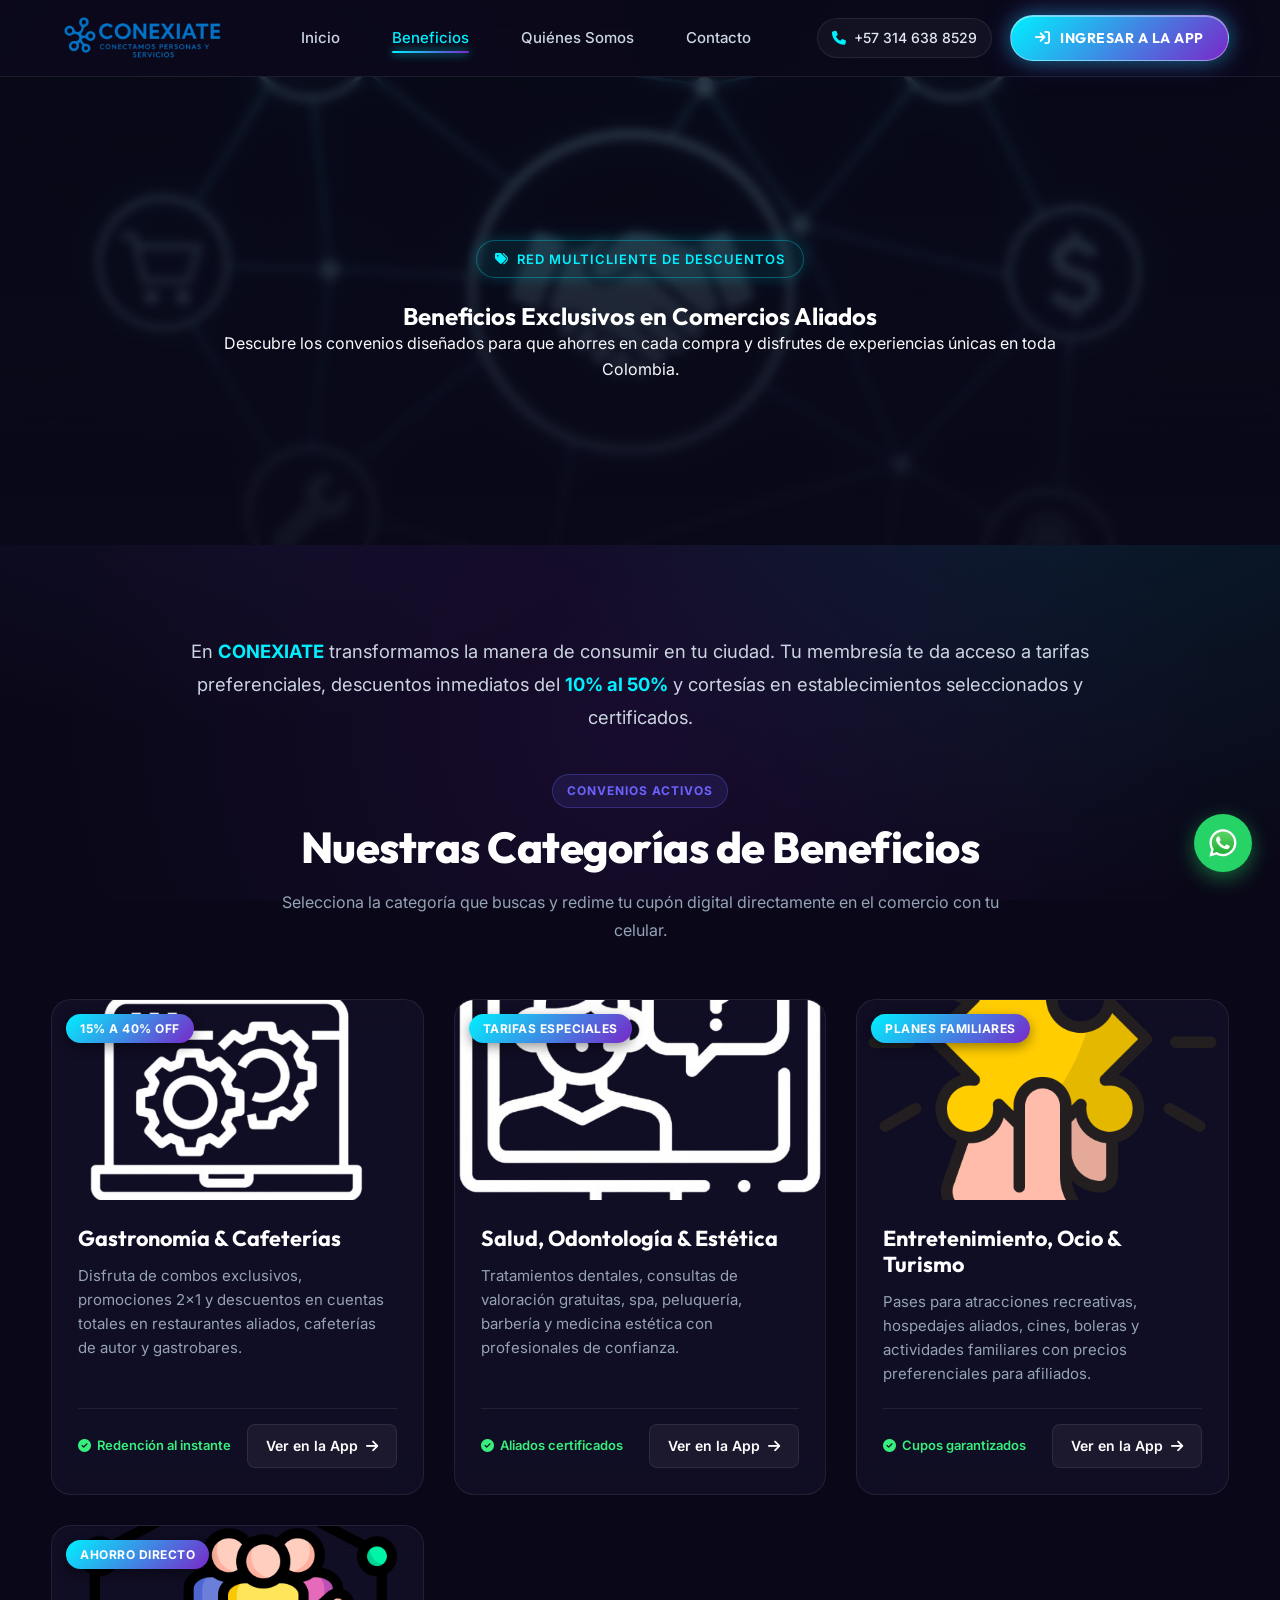
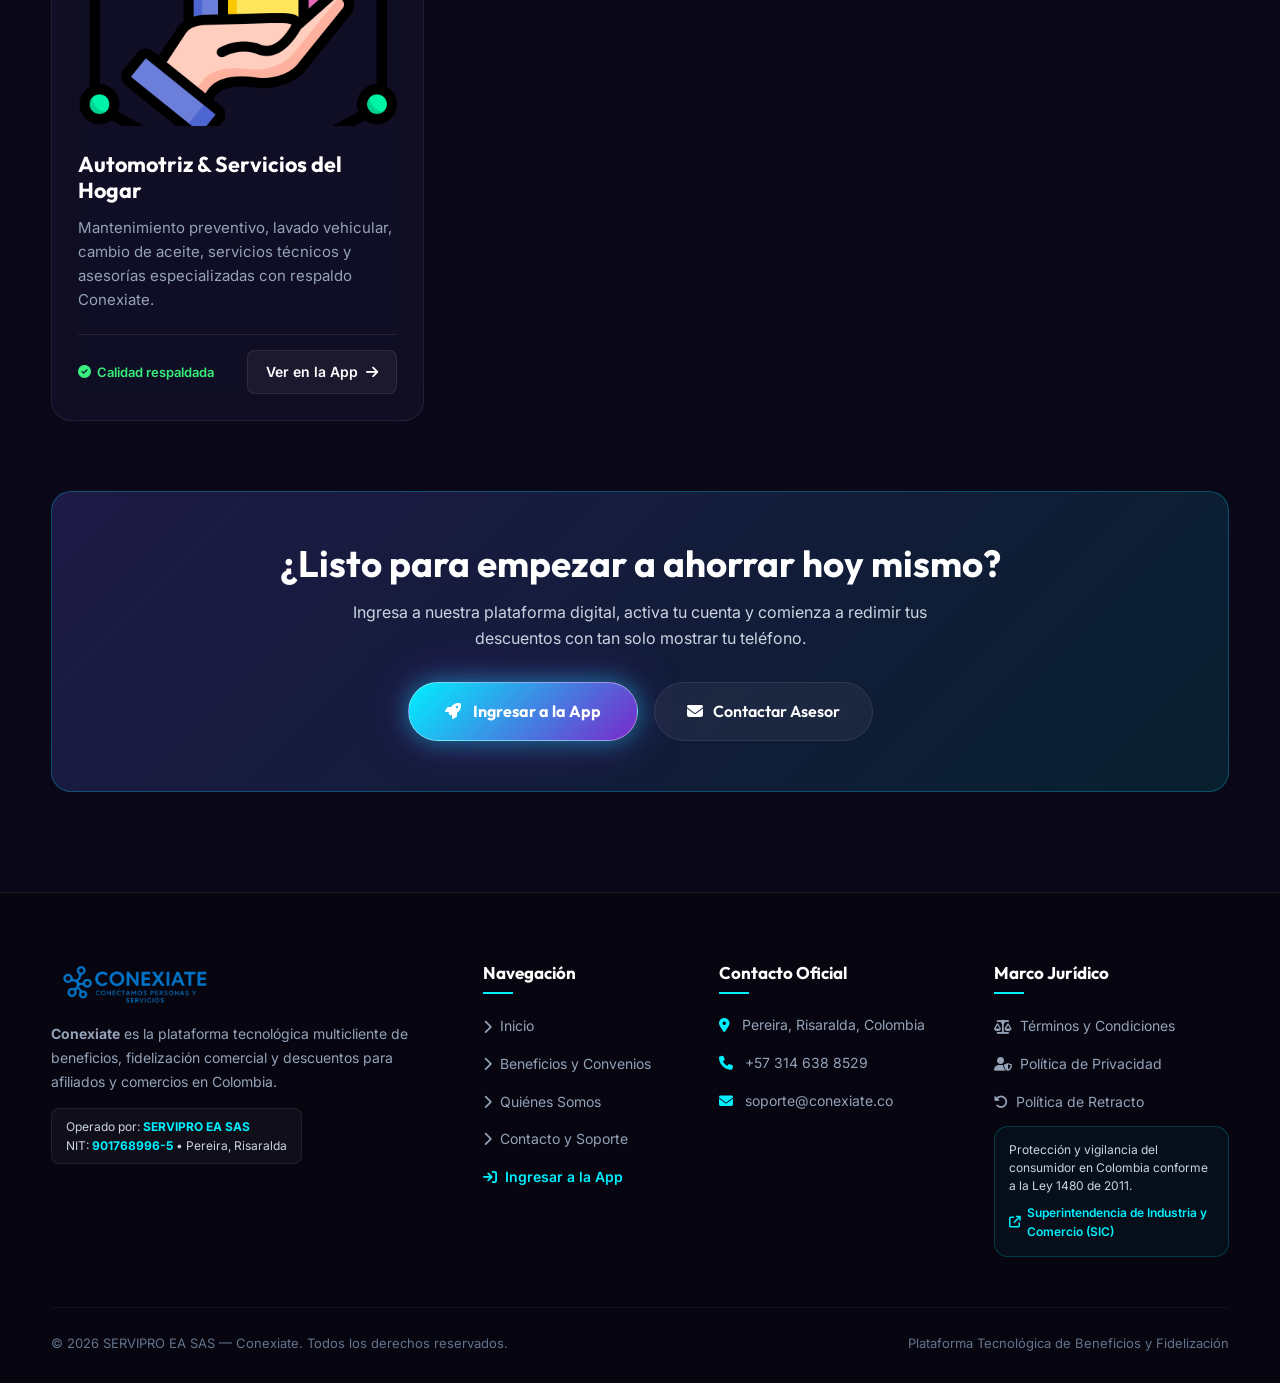
<file: servicios/index.html>
<!DOCTYPE html>
<html lang="es">
<head>
        <meta charset="UTF-8" />
    <meta name="viewport" content="width=device-width, initial-scale=1.0" />
    <title>Beneficios y Comercios Aliados | Conexiate</title>

    <meta name="description" content="Explora los convenios y descuentos exclusivos en gastronomía, salud, belleza, entretenimiento y servicios en Colombia con Conexiate. Operado por SERVIPRO EA SAS.">

    <!-- Fuentes Google Fonts & Iconos FontAwesome -->
    <link rel="preconnect" href="https://fonts.googleapis.com">
    <link rel="preconnect" href="https://fonts.gstatic.com" crossorigin>
    <link rel="stylesheet" href="https://cdnjs.cloudflare.com/ajax/libs/font-awesome/6.5.0/css/all.min.css">

    <!-- Estilos CSS -->
    <link rel="stylesheet" href="../css/styles.css?v=2.1" />
    <link rel="stylesheet" href="../css/servicios.css?v=2.1" />

    <!-- Favicons -->
    <link rel="icon" type="image/png" sizes="96x96" href="../iconos/favicon-96x96.png" />
    <link rel="icon" type="image/svg+xml" href="../iconos/favicon.ico" />
    <link rel="shortcut icon" href="../iconos/favicon.ico" />
    <link rel="apple-touch-icon" sizes="180x180" href="../iconos/apple-touch-icon.png" />
    <meta name="apple-mobile-web-app-title" content="Conexiate" />
    <link rel="manifest" href="../iconos/site.webmanifest" />
</head>

<body>

    <!-- ===== HEADER MODERNO ===== -->
    <header class="header">
        <div class="header-container">

            <a href="/" class="logo" title="Conexiate - Inicio">
                <img src="../img/logo-conexia-withouth-white.png" alt="Logo Conexiate">
            </a>

            <!-- NAVEGACIÓN -->
            <nav class="navbar" id="mainNavbar">
                <ul>
                    <li><a href="/">Inicio</a></li>
                    <li><a href="/servicios" class="active">Beneficios</a></li>
                    <li><a href="/nosotros">Quiénes Somos</a></li>
                    <li><a href="/contacto">Contacto</a></li>
                </ul>

                <div class="mobile-cta-wrapper" style="display: none;">
                    <a href="https://app.conexiate.co/#/login" target="_blank" class="btn-app-cta" style="width: 100%; margin-top: 10px;">
                        <i class="fa-solid fa-arrow-right-to-bracket"></i>
                        <span>Ingresar a la App</span>
                    </a>
                </div>
            </nav>

            <!-- ACCIONES DEL HEADER: TELÉFONO + BOTÓN APP DESTACADO -->
            <div class="header-actions">
                <a href="tel:+573146388529" class="header-phone" title="Atención telefónica">
                    <i class="fa-solid fa-phone"></i>
                    <span>+57 314 638 8529</span>
                </a>

                <!-- BOTÓN SÚPER LLAMATIVO CON SHIMMER & GLOW -->
                <a href="https://app.conexiate.co/#/login" target="_blank" class="btn-app-cta" id="btnHeaderApp">
                    <i class="fa-solid fa-arrow-right-to-bracket"></i>
                    <span>Ingresar a la App</span>
                </a>

                <div class="menu-toggle" id="menuToggle" aria-label="Abrir menú">
                    <i class="fa-solid fa-bars"></i>
                </div>
            </div>

        </div>
    </header>

    <!-- ===== HERO SERVICIOS ===== -->
    <section class="hero-servicios">
        <div class="overlay"></div>
        <div class="hero-content">
            <span class="hero-badge"><i class="fa-solid fa-tags"></i> Red Multicliente de Descuentos</span>
            <h1>Beneficios Exclusivos en Comercios Aliados</h1>
            <p>Descubre los convenios diseñados para que ahorres en cada compra y disfrutes de experiencias únicas en toda Colombia.</p>
        </div>
    </section>

    <!-- ===== INTRO ===== -->
    <section class="container">
        <div class="intro-servicios">
            <p>
                En <strong>CONEXIATE</strong> transformamos la manera de consumir en tu ciudad. Tu membresía te da acceso a tarifas preferenciales, descuentos inmediatos del <strong>10% al 50%</strong> y cortesías en establecimientos seleccionados y certificados.
            </p>
        </div>

        <div class="section-header">
            <span class="section-tag">Convenios Activos</span>
            <h2 class="section-title">Nuestras Categorías de Beneficios</h2>
            <p class="section-subtitle">Selecciona la categoría que buscas y redime tu cupón digital directamente en el comercio con tu celular.</p>
        </div>

        <!-- ===== GRID COMPLETO DE SERVICIOS ===== -->
        <div class="services-full-grid">

            <!-- Card 1: Gastronomía -->
            <div class="service-card-item">
                <div class="card-img-box">
                    <img src="../img/services1.png" alt="Gastronomía y Restaurantes" />
                    <span class="discount-badge">15% a 40% OFF</span>
                </div>
                <div class="service-card-content">
                    <h3>Gastronomía & Cafeterías</h3>
                    <p>
                        Disfruta de combos exclusivos, promociones 2x1 y descuentos en cuentas totales en restaurantes aliados, cafeterías de autor y gastrobares.
                    </p>
                    <div class="service-card-footer">
                        <span class="service-perk-text"><i class="fa-solid fa-circle-check"></i> Redención al instante</span>
                        <a href="https://app.conexiate.co/#/login" target="_blank" class="btn-card">
                            <span>Ver en la App</span>
                            <i class="fa-solid fa-arrow-right"></i>
                        </a>
                    </div>
                </div>
            </div>

            <!-- Card 2: Salud y Belleza -->
            <div class="service-card-item">
                <div class="card-img-box">
                    <img src="../img/services2.png" alt="Salud y Cuidado Personal" />
                    <span class="discount-badge">Tarifas Especiales</span>
                </div>
                <div class="service-card-content">
                    <h3>Salud, Odontología & Estética</h3>
                    <p>
                        Tratamientos dentales, consultas de valoración gratuitas, spa, peluquería, barbería y medicina estética con profesionales de confianza.
                    </p>
                    <div class="service-card-footer">
                        <span class="service-perk-text"><i class="fa-solid fa-circle-check"></i> Aliados certificados</span>
                        <a href="https://app.conexiate.co/#/login" target="_blank" class="btn-card">
                            <span>Ver en la App</span>
                            <i class="fa-solid fa-arrow-right"></i>
                        </a>
                    </div>
                </div>
            </div>

            <!-- Card 3: Entretenimiento y Recreación -->
            <div class="service-card-item">
                <div class="card-img-box">
                    <img src="../img/services3.png" alt="Entretenimiento y Recreación" />
                    <span class="discount-badge">Planes Familiares</span>
                </div>
                <div class="service-card-content">
                    <h3>Entretenimiento, Ocio & Turismo</h3>
                    <p>
                        Pases para atracciones recreativas, hospedajes aliados, cines, boleras y actividades familiares con precios preferenciales para afiliados.
                    </p>
                    <div class="service-card-footer">
                        <span class="service-perk-text"><i class="fa-solid fa-circle-check"></i> Cupos garantizados</span>
                        <a href="https://app.conexiate.co/#/login" target="_blank" class="btn-card">
                            <span>Ver en la App</span>
                            <i class="fa-solid fa-arrow-right"></i>
                        </a>
                    </div>
                </div>
            </div>

            <!-- Card 4: Automotriz y Servicios Profesionales -->
            <div class="service-card-item">
                <div class="card-img-box">
                    <img src="../img/services4.png" alt="Servicios y Soluciones" />
                    <span class="discount-badge">Ahorro Directo</span>
                </div>
                <div class="service-card-content">
                    <h3>Automotriz & Servicios del Hogar</h3>
                    <p>
                        Mantenimiento preventivo, lavado vehicular, cambio de aceite, servicios técnicos y asesorías especializadas con respaldo Conexiate.
                    </p>
                    <div class="service-card-footer">
                        <span class="service-perk-text"><i class="fa-solid fa-circle-check"></i> Calidad respaldada</span>
                        <a href="https://app.conexiate.co/#/login" target="_blank" class="btn-card">
                            <span>Ver en la App</span>
                            <i class="fa-solid fa-arrow-right"></i>
                        </a>
                    </div>
                </div>
            </div>

        </div>

        <!-- ===== CTA BANNER ===== -->
        <div class="cta-banner">
            <h2>¿Listo para empezar a ahorrar hoy mismo?</h2>
            <p>Ingresa a nuestra plataforma digital, activa tu cuenta y comienza a redimir tus descuentos con tan solo mostrar tu teléfono.</p>
            <div style="display: flex; gap: 16px; justify-content: center; flex-wrap: wrap;">
                <a href="https://app.conexiate.co/#/login" target="_blank" class="btn-hero-primary">
                    <i class="fa-solid fa-rocket"></i>
                    <span>Ingresar a la App</span>
                </a>
                <a href="/contacto" class="btn-hero-secondary">
                    <i class="fa-solid fa-envelope"></i>
                    <span>Contactar Asesor</span>
                </a>
            </div>
        </div>
    </section>

    <!-- ===== FOOTER INSTITUCIONAL & LEGAL (BLINDAJE SIC) ===== -->
    <footer>
        <div class="footer-container">

            <div class="footer-col footer-about">
                <a href="/" class="logo">
                    <img src="../img/logo-conexia-withouth-white.png" alt="Logo Conexiate" style="height: 44px;">
                </a>
                <p>
                    <strong>Conexiate</strong> es la plataforma tecnológica multicliente de beneficios, fidelización comercial y descuentos para afiliados y comercios en Colombia.
                </p>
                <div class="footer-entity-badge">
                    Operado por: <strong>SERVIPRO EA SAS</strong><br>
                    NIT: <strong>901768996-5</strong> • Pereira, Risaralda
                </div>
            </div>

            <div class="footer-col">
                <h4>Navegación</h4>
                <ul class="footer-links">
                    <li><a href="/"><i class="fa-solid fa-chevron-right"></i> Inicio</a></li>
                    <li><a href="/servicios"><i class="fa-solid fa-chevron-right"></i> Beneficios y Convenios</a></li>
                    <li><a href="/nosotros"><i class="fa-solid fa-chevron-right"></i> Quiénes Somos</a></li>
                    <li><a href="/contacto"><i class="fa-solid fa-chevron-right"></i> Contacto y Soporte</a></li>
                    <li><a href="https://app.conexiate.co/#/login" target="_blank" style="color: var(--primary-cyan); font-weight: 600;"><i class="fa-solid fa-arrow-right-to-bracket"></i> Ingresar a la App</a></li>
                </ul>
            </div>

            <div class="footer-col">
                <h4>Contacto Oficial</h4>
                <div class="footer-contact-item">
                    <i class="fa-solid fa-location-dot"></i>
                    <span>Pereira, Risaralda, Colombia</span>
                </div>
                <div class="footer-contact-item">
                    <i class="fa-solid fa-phone"></i>
                    <span>+57 314 638 8529</span>
                </div>
                <div class="footer-contact-item">
                    <i class="fa-solid fa-envelope"></i>
                    <span>soporte@conexiate.co</span>
                </div>
            </div>

            <div class="footer-col">
                <h4>Marco Jurídico</h4>
                <ul class="footer-links">
                    <li><a href="javascript:void(0)" onclick="openLegalModal('terms')"><i class="fa-solid fa-scale-balanced"></i> Términos y Condiciones</a></li>
                    <li><a href="javascript:void(0)" onclick="openLegalModal('privacy')"><i class="fa-solid fa-user-shield"></i> Política de Privacidad</a></li>
                    <li><a href="javascript:void(0)" onclick="openLegalModal('refunds')"><i class="fa-solid fa-rotate-left"></i> Política de Retracto</a></li>
                </ul>

                <div class="footer-sic-badge">
                    <p>Protección y vigilancia del consumidor en Colombia conforme a la Ley 1480 de 2011.</p>
                    <a href="https://www.sic.gov.co" target="_blank" rel="noopener noreferrer">
                        <i class="fa-solid fa-arrow-up-right-from-square"></i>
                        <span>Superintendencia de Industria y Comercio (SIC)</span>
                    </a>
                </div>
            </div>

        </div>

        <div class="footer-bottom">
            <div>
                © 2026 SERVIPRO EA SAS — Conexiate. Todos los derechos reservados.
            </div>
            <div>
                Plataforma Tecnológica de Beneficios y Fidelización
            </div>
        </div>
    </footer>

    <!-- WhatsApp Flotante -->
    <a href="https://wa.me/573146388529?text=Hola%20Conexiate,%20deseo%20m%C3%A1s%20informaci%C3%B3n%20sobre%20los%20beneficios." class="whatsapp-float" target="_blank" title="WhatsApp Soporte">
        <img src="../img/WhatsApp.svg" alt="WhatsApp">
    </a>

    <!-- Modal Legal -->
    <div class="legal-modal-overlay" id="legalModalOverlay">
        <div class="legal-modal-content">
            <div class="legal-modal-header">
                <h3 id="legalModalTitle">Marco Jurídico Conexiate</h3>
                <button class="legal-modal-close" onclick="closeLegalModal()">&times;</button>
            </div>
            <div class="legal-modal-body" id="legalModalBody"></div>
        </div>
    </div>

    <!-- Scripts -->
    <script>
        const menuToggle = document.getElementById('menuToggle');
        const mainNavbar = document.getElementById('mainNavbar');
        const mobileCtaWrapper = document.querySelector('.mobile-cta-wrapper');

        menuToggle.addEventListener('click', () => {
            mainNavbar.classList.toggle('active');
            if (mobileCtaWrapper) {
                mobileCtaWrapper.style.display = mainNavbar.classList.contains('active') ? 'block' : 'none';
            }
        });

        const legalData = {
            terms: {
                title: "Términos y Condiciones de Uso — Conexiate",
                html: "<p><strong>Razón Social:</strong> SERVIPRO EA SAS (NIT: 901768996-5). Conexiate es una plataforma multicliente que conecta a afiliados con una red de comercios aliados para la redención de beneficios comerciales en Colombia.</p>"
            },
            privacy: {
                title: "Política de Privacidad y Tratamiento de Datos (Habeas Data)",
                html: "<p>En cumplimiento de la Ley 1581 de 2012, SERVIPRO EA SAS garantiza la protección, confidencialidad y correcto tratamiento de los datos personales suministrados para la gestión de membresías y redención de beneficios.</p>"
            },
            refunds: {
                title: "Política de Retracto (Art. 47 Ley 1480 de 2011)",
                html: "<p>El usuario podrá solicitar el retracto de su membresía digital dentro de los 5 días hábiles posteriores a la adquisición, siempre que no haya redimido beneficios o cupones en comercios aliados.</p>"
            }
        };

        function openLegalModal(type) {
            const modal = document.getElementById('legalModalOverlay');
            if (legalData[type]) {
                document.getElementById('legalModalTitle').textContent = legalData[type].title;
                document.getElementById('legalModalBody').innerHTML = legalData[type].html;
                modal.classList.add('active');
            }
        }

        function closeLegalModal() {
            document.getElementById('legalModalOverlay').classList.remove('active');
        }

        document.getElementById('legalModalOverlay').addEventListener('click', function(e) {
            if (e.target === this) closeLegalModal();
        });
    </script>
</body>
</html>
</file>
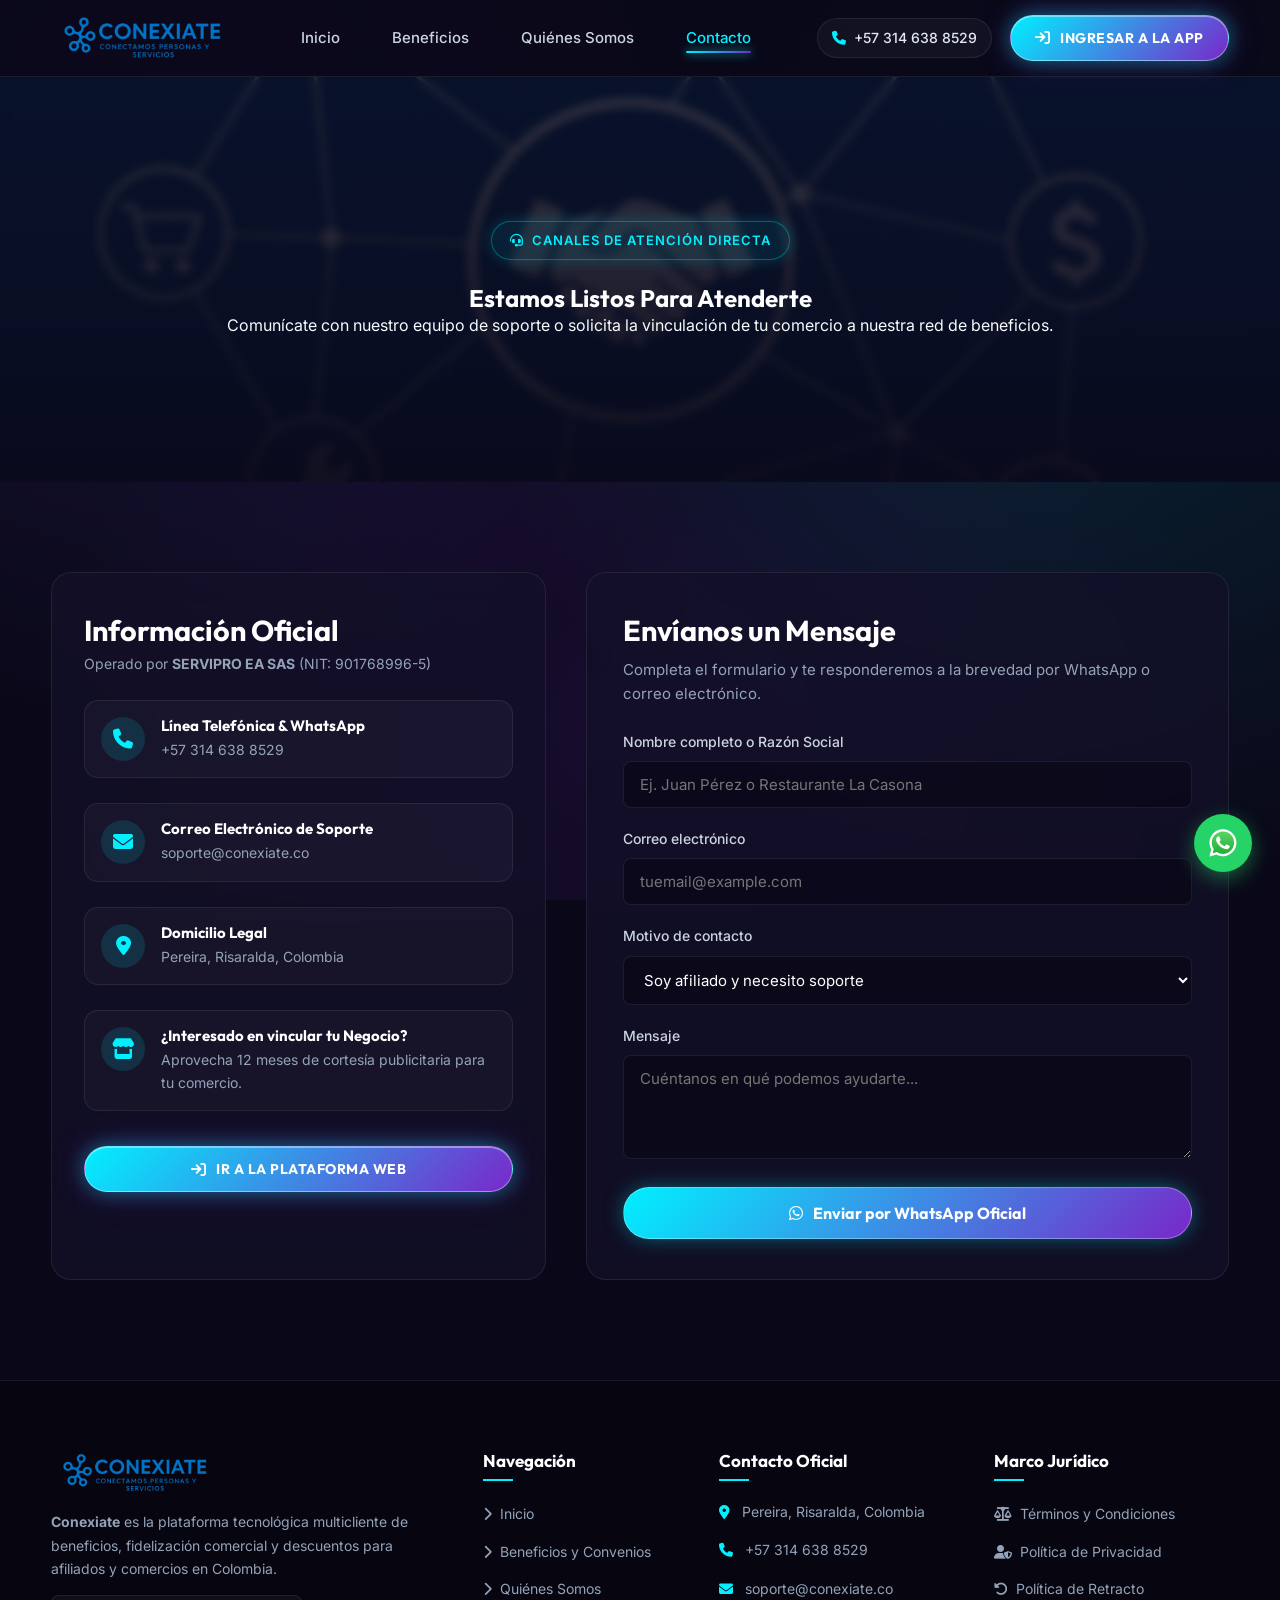
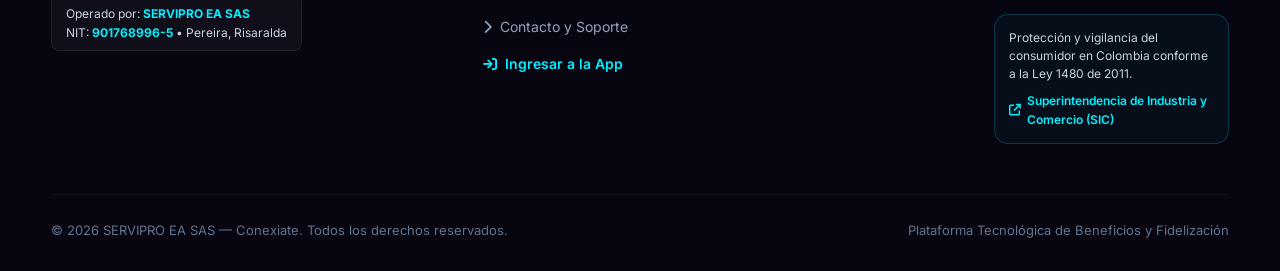
<file: contacto.html>
<!DOCTYPE html>
<html lang="es">
<head>
        <meta charset="UTF-8">
    <meta name="viewport" content="width=device-width, initial-scale=1.0">
    <title>Contacto y Soporte | Conexiate — SERVIPRO EA SAS</title>

    <meta name="description" content="Comuníquese con el equipo de Conexiate y SERVIPRO EA SAS (NIT 901768996-5) en Pereira, Risaralda. Atención para usuarios y vinculación de comercios aliados.">

    <!-- Fuentes Google Fonts & Iconos FontAwesome -->
    <link rel="preconnect" href="https://fonts.googleapis.com">
    <link rel="preconnect" href="https://fonts.gstatic.com" crossorigin>
    <link rel="stylesheet" href="https://cdnjs.cloudflare.com/ajax/libs/font-awesome/6.5.0/css/all.min.css">

    <!-- Estilos CSS -->
    <link rel="stylesheet" href="css/styles.css?v=2.1">
    <link rel="stylesheet" href="css/styles.css?v=2.1">
    <link rel="stylesheet" href="css/contacto.css?v=2.1">

    <!-- Favicons -->
    <link rel="icon" type="image/png" sizes="96x96" href="iconos/favicon-96x96.png" />
    <link rel="icon" type="image/svg+xml" href="iconos/favicon.ico" />
    <link rel="shortcut icon" href="iconos/favicon.ico" />
    <link rel="apple-touch-icon" sizes="180x180" href="iconos/apple-touch-icon.png" />
    <meta name="apple-mobile-web-app-title" content="Conexiate" />
    <link rel="manifest" href="iconos/site.webmanifest" />
</head>

<body>

    <!-- ===== HEADER MODERNO ===== -->
    <header class="header">
        <div class="header-container">

            <a href="/" class="logo" title="Conexiate - Inicio">
                <img src="img/logo-conexia-withouth-white.png" alt="Logo Conexiate">
            </a>

            <!-- NAVEGACIÓN -->
            <nav class="navbar" id="mainNavbar">
                <ul>
                    <li><a href="/">Inicio</a></li>
                    <li><a href="/servicios">Beneficios</a></li>
                    <li><a href="/nosotros">Quiénes Somos</a></li>
                    <li><a href="/contacto" class="active">Contacto</a></li>
                </ul>

                <div class="mobile-cta-wrapper" style="display: none;">
                    <a href="https://app.conexiate.co/#/login" target="_blank" class="btn-app-cta" style="width: 100%; margin-top: 10px;">
                        <i class="fa-solid fa-arrow-right-to-bracket"></i>
                        <span>Ingresar a la App</span>
                    </a>
                </div>
            </nav>

            <!-- ACCIONES DEL HEADER: TELÉFONO + BOTÓN APP DESTACADO -->
            <div class="header-actions">
                <a href="tel:+573146388529" class="header-phone" title="Atención telefónica">
                    <i class="fa-solid fa-phone"></i>
                    <span>+57 314 638 8529</span>
                </a>

                <!-- BOTÓN SÚPER LLAMATIVO CON SHIMMER & GLOW -->
                <a href="https://app.conexiate.co/#/login" target="_blank" class="btn-app-cta" id="btnHeaderApp">
                    <i class="fa-solid fa-arrow-right-to-bracket"></i>
                    <span>Ingresar a la App</span>
                </a>

                <div class="menu-toggle" id="menuToggle" aria-label="Abrir menú">
                    <i class="fa-solid fa-bars"></i>
                </div>
            </div>

        </div>
    </header>

    <!-- ===== HERO CONTACTO ===== -->
    <section class="hero-contacto">
        <div class="overlay"></div>
        <div class="hero-content">
            <span class="hero-badge"><i class="fa-solid fa-headset"></i> Canales de Atención Directa</span>
            <h1>Estamos Listos Para Atenderte</h1>
            <p>Comunícate con nuestro equipo de soporte o solicita la vinculación de tu comercio a nuestra red de beneficios.</p>
        </div>
    </section>

    <!-- ===== SECCIÓN DE CONTACTO ===== -->
    <section class="container">
        <div class="contact-grid">

            <!-- Columna Izquierda: Información de Canales -->
            <div class="contact-info-card">
                <div>
                    <h2>Información Oficial</h2>
                    <p style="color: var(--text-muted); font-size: 14px; margin-top: 4px;">
                        Operado por <strong>SERVIPRO EA SAS</strong> (NIT: 901768996-5)
                    </p>
                </div>

                <div class="contact-channel">
                    <div class="channel-icon">
                        <i class="fa-solid fa-phone"></i>
                    </div>
                    <div class="channel-details">
                        <h4>Línea Telefónica & WhatsApp</h4>
                        <p><a href="tel:+573146388529">+57 314 638 8529</a></p>
                    </div>
                </div>

                <div class="contact-channel">
                    <div class="channel-icon">
                        <i class="fa-solid fa-envelope"></i>
                    </div>
                    <div class="channel-details">
                        <h4>Correo Electrónico de Soporte</h4>
                        <p><a href="mailto:soporte@conexiate.co">soporte@conexiate.co</a></p>
                    </div>
                </div>

                <div class="contact-channel">
                    <div class="channel-icon">
                        <i class="fa-solid fa-location-dot"></i>
                    </div>
                    <div class="channel-details">
                        <h4>Domicilio Legal</h4>
                        <p>Pereira, Risaralda, Colombia</p>
                    </div>
                </div>

                <div class="contact-channel">
                    <div class="channel-icon">
                        <i class="fa-solid fa-store"></i>
                    </div>
                    <div class="channel-details">
                        <h4>¿Interesado en vincular tu Negocio?</h4>
                        <p>Aprovecha 12 meses de cortesía publicitaria para tu comercio.</p>
                    </div>
                </div>

                <div style="margin-top: 10px;">
                    <a href="https://app.conexiate.co/#/login" target="_blank" class="btn-app-cta" style="width: 100%;">
                        <i class="fa-solid fa-arrow-right-to-bracket"></i>
                        <span>Ir a la Plataforma Web</span>
                    </a>
                </div>
            </div>

            <!-- Columna Derecha: Formulario con Enlace Directo a WhatsApp / Correo -->
            <div class="contact-form-card">
                <h2>Envíanos un Mensaje</h2>
                <p>Completa el formulario y te responderemos a la brevedad por WhatsApp o correo electrónico.</p>

                <form id="contactForm">
                    <div class="form-group">
                        <label for="nombre">Nombre completo o Razón Social</label>
                        <input type="text" id="nombre" placeholder="Ej. Juan Pérez o Restaurante La Casona" required>
                    </div>

                    <div class="form-group">
                        <label for="correo">Correo electrónico</label>
                        <input type="email" id="correo" placeholder="tuemail@example.com" required>
                    </div>

                    <div class="form-group">
                        <label for="motivo">Motivo de contacto</label>
                        <select id="motivo" required>
                            <option value="Soporte Afiliado">Soy afiliado y necesito soporte</option>
                            <option value="Afiliación de Negocio">Quiero afiliar mi comercio / negocio</option>
                            <option value="Convenio Corporativo">Interés en convenio empresarial</option>
                            <option value="Peticiones Quejas y Reclamos (PQR)">Peticiones, Quejas o Reclamos (PQR)</option>
                        </select>
                    </div>

                    <div class="form-group">
                        <label for="mensaje">Mensaje</label>
                        <textarea id="mensaje" rows="4" placeholder="Cuéntanos en qué podemos ayudarte..." required></textarea>
                    </div>

                    <button type="submit" class="btn-submit">
                        <i class="fa-brands fa-whatsapp"></i>
                        <span>Enviar por WhatsApp Oficial</span>
                    </button>
                </form>
            </div>

        </div>
    </section>

    <!-- ===== FOOTER INSTITUCIONAL & LEGAL (BLINDAJE SIC) ===== -->
    <footer>
        <div class="footer-container">

            <div class="footer-col footer-about">
                <a href="/" class="logo">
                    <img src="img/logo-conexia-withouth-white.png" alt="Logo Conexiate" style="height: 44px;">
                </a>
                <p>
                    <strong>Conexiate</strong> es la plataforma tecnológica multicliente de beneficios, fidelización comercial y descuentos para afiliados y comercios en Colombia.
                </p>
                <div class="footer-entity-badge">
                    Operado por: <strong>SERVIPRO EA SAS</strong><br>
                    NIT: <strong>901768996-5</strong> • Pereira, Risaralda
                </div>
            </div>

            <div class="footer-col">
                <h4>Navegación</h4>
                <ul class="footer-links">
                    <li><a href="/"><i class="fa-solid fa-chevron-right"></i> Inicio</a></li>
                    <li><a href="/servicios"><i class="fa-solid fa-chevron-right"></i> Beneficios y Convenios</a></li>
                    <li><a href="/nosotros"><i class="fa-solid fa-chevron-right"></i> Quiénes Somos</a></li>
                    <li><a href="/contacto"><i class="fa-solid fa-chevron-right"></i> Contacto y Soporte</a></li>
                    <li><a href="https://app.conexiate.co/#/login" target="_blank" style="color: var(--primary-cyan); font-weight: 600;"><i class="fa-solid fa-arrow-right-to-bracket"></i> Ingresar a la App</a></li>
                </ul>
            </div>

            <div class="footer-col">
                <h4>Contacto Oficial</h4>
                <div class="footer-contact-item">
                    <i class="fa-solid fa-location-dot"></i>
                    <span>Pereira, Risaralda, Colombia</span>
                </div>
                <div class="footer-contact-item">
                    <i class="fa-solid fa-phone"></i>
                    <span>+57 314 638 8529</span>
                </div>
                <div class="footer-contact-item">
                    <i class="fa-solid fa-envelope"></i>
                    <span>soporte@conexiate.co</span>
                </div>
            </div>

            <div class="footer-col">
                <h4>Marco Jurídico</h4>
                <ul class="footer-links">
                    <li><a href="javascript:void(0)" onclick="openLegalModal('terms')"><i class="fa-solid fa-scale-balanced"></i> Términos y Condiciones</a></li>
                    <li><a href="javascript:void(0)" onclick="openLegalModal('privacy')"><i class="fa-solid fa-user-shield"></i> Política de Privacidad</a></li>
                    <li><a href="javascript:void(0)" onclick="openLegalModal('refunds')"><i class="fa-solid fa-rotate-left"></i> Política de Retracto</a></li>
                </ul>

                <div class="footer-sic-badge">
                    <p>Protección y vigilancia del consumidor en Colombia conforme a la Ley 1480 de 2011.</p>
                    <a href="https://www.sic.gov.co" target="_blank" rel="noopener noreferrer">
                        <i class="fa-solid fa-arrow-up-right-from-square"></i>
                        <span>Superintendencia de Industria y Comercio (SIC)</span>
                    </a>
                </div>
            </div>

        </div>

        <div class="footer-bottom">
            <div>
                © 2026 SERVIPRO EA SAS — Conexiate. Todos los derechos reservados.
            </div>
            <div>
                Plataforma Tecnológica de Beneficios y Fidelización
            </div>
        </div>
    </footer>

    <!-- WhatsApp Flotante -->
    <a href="https://wa.me/573146388529?text=Hola%20Conexiate,%20deseo%20comunicarme%20con%20atenci%C3%B3n%20al%20cliente." class="whatsapp-float" target="_blank" title="WhatsApp Soporte">
        <img src="img/WhatsApp.svg" alt="WhatsApp">
    </a>

    <!-- Modal Legal -->
    <div class="legal-modal-overlay" id="legalModalOverlay">
        <div class="legal-modal-content">
            <div class="legal-modal-header">
                <h3 id="legalModalTitle">Marco Jurídico Conexiate</h3>
                <button class="legal-modal-close" onclick="closeLegalModal()">&times;</button>
            </div>
            <div class="legal-modal-body" id="legalModalBody"></div>
        </div>
    </div>

    <!-- Scripts -->
    <script>
        const menuToggle = document.getElementById('menuToggle');
        const mainNavbar = document.getElementById('mainNavbar');
        const mobileCtaWrapper = document.querySelector('.mobile-cta-wrapper');

        menuToggle.addEventListener('click', () => {
            mainNavbar.classList.toggle('active');
            if (mobileCtaWrapper) {
                mobileCtaWrapper.style.display = mainNavbar.classList.contains('active') ? 'block' : 'none';
            }
        });

        // Envío directo a WhatsApp del mensaje
        document.getElementById("contactForm").addEventListener("submit", function(e) {
            e.preventDefault();
            const nombre = document.getElementById("nombre").value.trim();
            const correo = document.getElementById("correo").value.trim();
            const motivo = document.getElementById("motivo").value;
            const mensaje = document.getElementById("mensaje").value.trim();

            const texto = `Hola Conexiate, mi nombre es ${nombre}.%0A*Motivo:* ${motivo}%0A*Correo:* ${correo}%0A*Mensaje:* ${mensaje}`;
            const numero = "573146388529";

            window.open(`https://wa.me/${numero}?text=${texto}`, "_blank");
        });

        const legalData = {
            terms: {
                title: "Términos y Condiciones de Uso — Conexiate",
                html: "<p><strong>Razón Social:</strong> SERVIPRO EA SAS (NIT: 901768996-5). Conexiate es una plataforma multicliente que conecta a afiliados con una red de comercios aliados para la redención de beneficios comerciales en Colombia.</p>"
            },
            privacy: {
                title: "Política de Privacidad y Tratamiento de Datos (Habeas Data)",
                html: "<p>En cumplimiento de la Ley 1581 de 2012, SERVIPRO EA SAS garantiza la protección, confidencialidad y correcto tratamiento de los datos personales suministrados para la gestión de membresías y redención de beneficios.</p>"
            },
            refunds: {
                title: "Política de Retracto (Art. 47 Ley 1480 de 2011)",
                html: "<p>El usuario podrá solicitar el retracto de su membresía digital dentro de los 5 días hábiles posteriores a la adquisición, siempre que no haya redimido beneficios o cupones en comercios aliados.</p>"
            }
        };

        function openLegalModal(type) {
            const modal = document.getElementById('legalModalOverlay');
            if (legalData[type]) {
                document.getElementById('legalModalTitle').textContent = legalData[type].title;
                document.getElementById('legalModalBody').innerHTML = legalData[type].html;
                modal.classList.add('active');
            }
        }

        function closeLegalModal() {
            document.getElementById('legalModalOverlay').classList.remove('active');
        }

        document.getElementById('legalModalOverlay').addEventListener('click', function(e) {
            if (e.target === this) closeLegalModal();
        });
    </script>
</body>
</html>
</file>
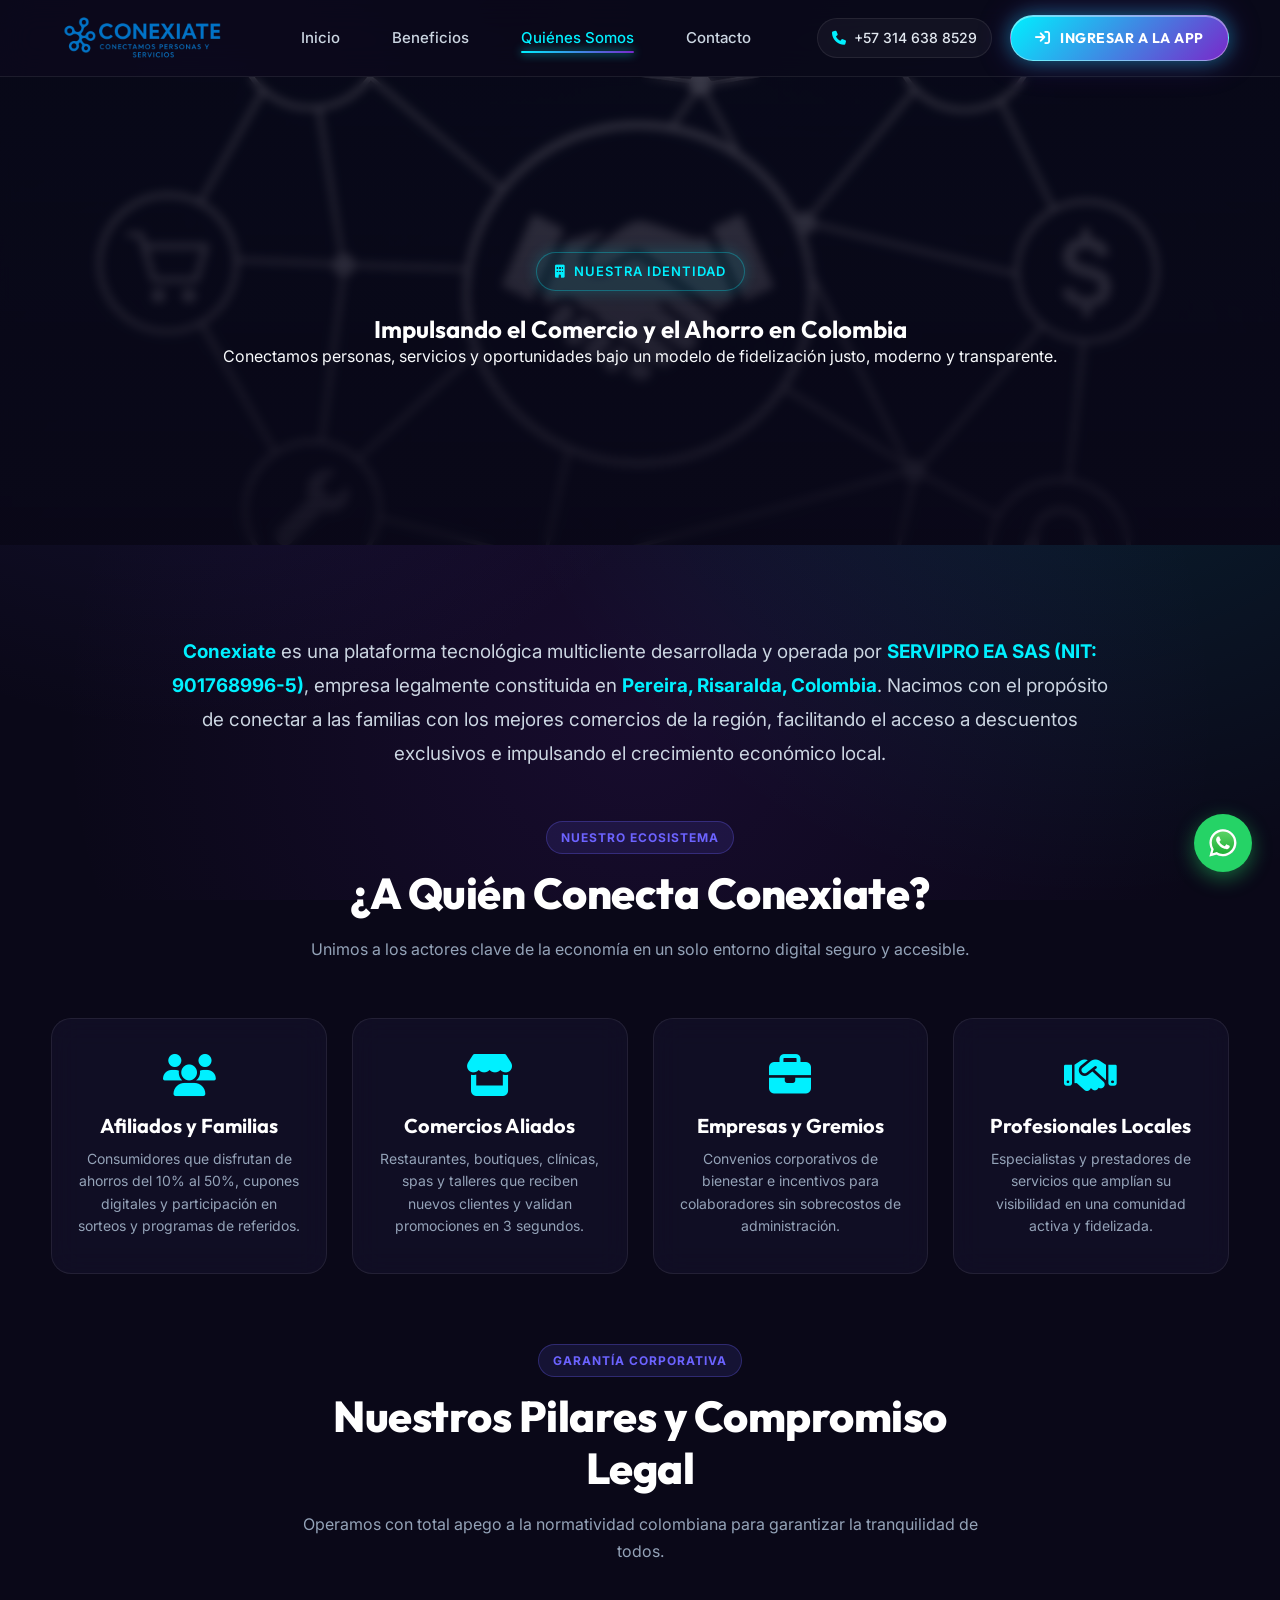
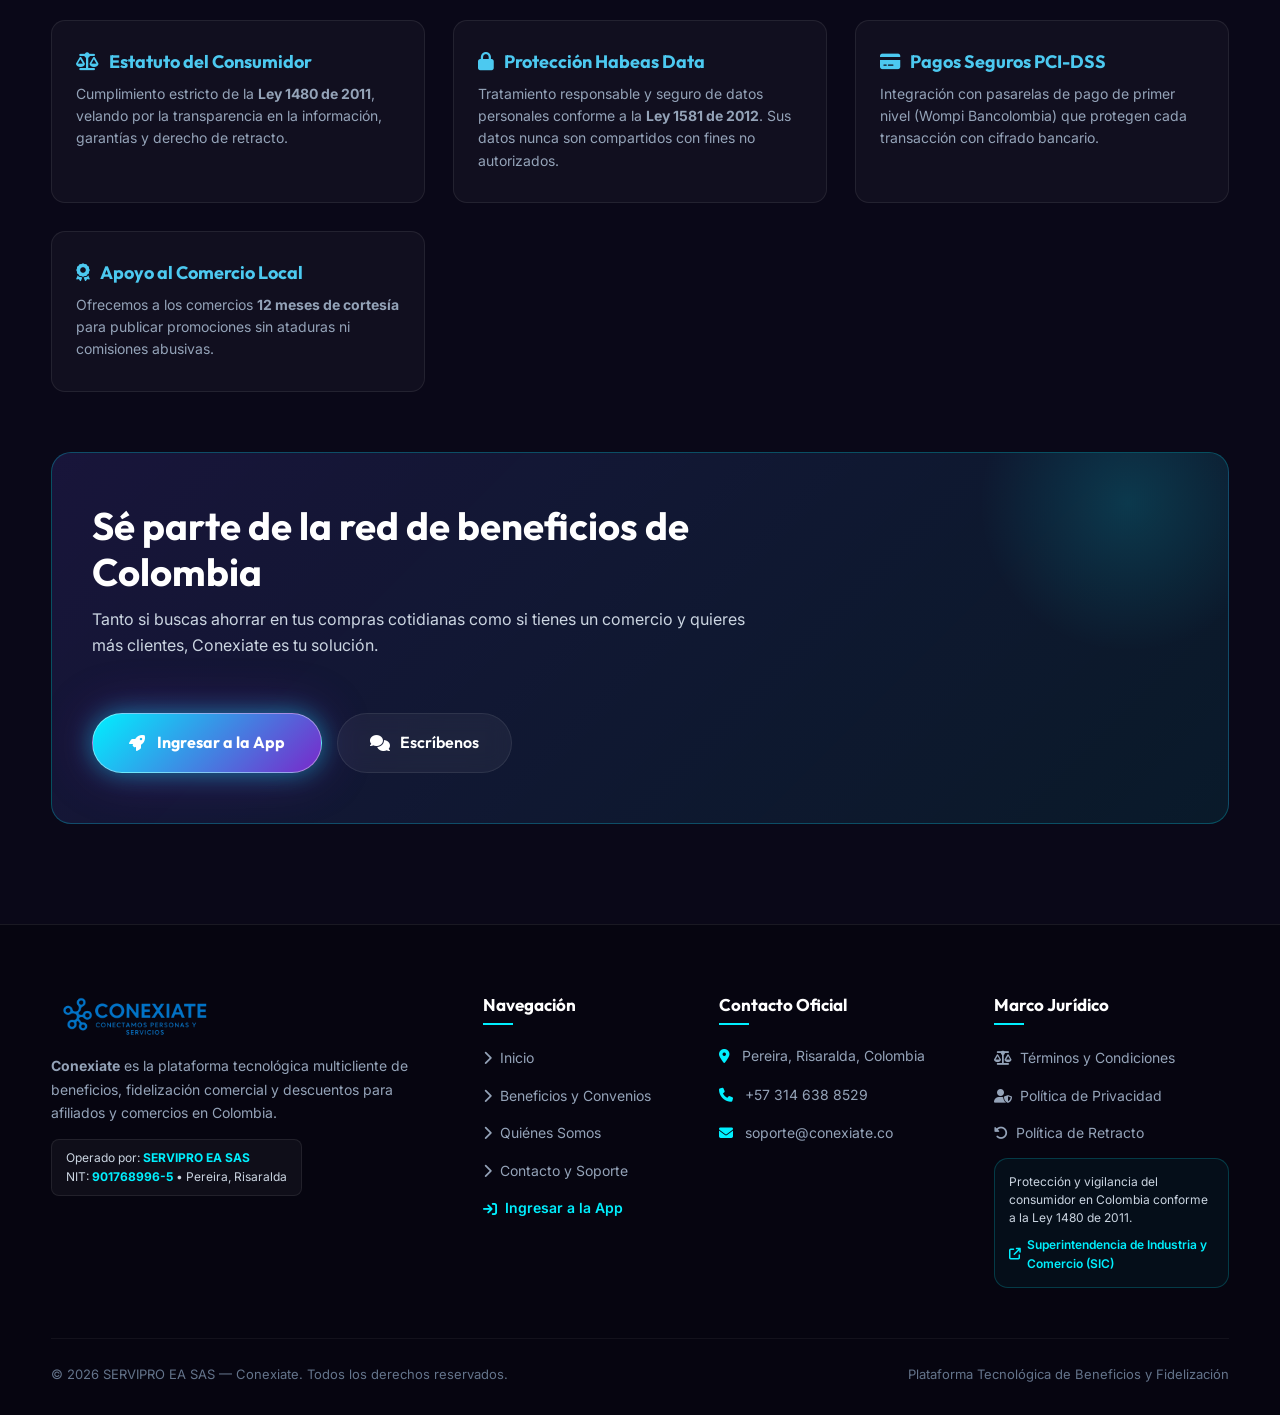
<file: nosotros.html>
<!DOCTYPE html>
<html lang="es">
<head>
        <meta charset="UTF-8" />
    <meta name="viewport" content="width=device-width, initial-scale=1.0" />
    <title>Quiénes Somos | Conexiate — SERVIPRO EA SAS</title>

    <meta name="description" content="Conozca a Conexiate y SERVIPRO EA SAS (NIT 901768996-5) en Pereira, Risaralda. Plataforma tecnológica multicliente de beneficios y convenios comerciales en Colombia.">

    <!-- Fuentes Google Fonts & Iconos FontAwesome -->
    <link rel="preconnect" href="https://fonts.googleapis.com">
    <link rel="preconnect" href="https://fonts.gstatic.com" crossorigin>
    <link rel="stylesheet" href="https://cdnjs.cloudflare.com/ajax/libs/font-awesome/6.5.0/css/all.min.css">

    <!-- Estilos CSS -->
    <link rel="stylesheet" href="css/styles.css?v=2.1" />
    <link rel="stylesheet" href="css/nosotros.css?v=2.1" />

    <!-- Favicons -->
    <link rel="icon" type="image/png" sizes="96x96" href="iconos/favicon-96x96.png" />
    <link rel="icon" type="image/svg+xml" href="iconos/favicon.ico" />
    <link rel="shortcut icon" href="iconos/favicon.ico" />
    <link rel="apple-touch-icon" sizes="180x180" href="iconos/apple-touch-icon.png" />
    <meta name="apple-mobile-web-app-title" content="Conexiate" />
    <link rel="manifest" href="iconos/site.webmanifest" />
</head>

<body>

    <!-- ===== HEADER MODERNO ===== -->
    <header class="header">
        <div class="header-container">

            <a href="/" class="logo" title="Conexiate - Inicio">
                <img src="img/logo-conexia-withouth-white.png" alt="Logo Conexiate">
            </a>

            <!-- NAVEGACIÓN -->
            <nav class="navbar" id="mainNavbar">
                <ul>
                    <li><a href="/">Inicio</a></li>
                    <li><a href="/servicios">Beneficios</a></li>
                    <li><a href="/nosotros" class="active">Quiénes Somos</a></li>
                    <li><a href="/contacto">Contacto</a></li>
                </ul>

                <div class="mobile-cta-wrapper" style="display: none;">
                    <a href="https://app.conexiate.co/#/login" target="_blank" class="btn-app-cta" style="width: 100%; margin-top: 10px;">
                        <i class="fa-solid fa-arrow-right-to-bracket"></i>
                        <span>Ingresar a la App</span>
                    </a>
                </div>
            </nav>

            <!-- ACCIONES DEL HEADER: TELÉFONO + BOTÓN APP DESTACADO -->
            <div class="header-actions">
                <a href="tel:+573146388529" class="header-phone" title="Atención telefónica">
                    <i class="fa-solid fa-phone"></i>
                    <span>+57 314 638 8529</span>
                </a>

                <!-- BOTÓN SÚPER LLAMATIVO CON SHIMMER & GLOW -->
                <a href="https://app.conexiate.co/#/login" target="_blank" class="btn-app-cta" id="btnHeaderApp">
                    <i class="fa-solid fa-arrow-right-to-bracket"></i>
                    <span>Ingresar a la App</span>
                </a>

                <div class="menu-toggle" id="menuToggle" aria-label="Abrir menú">
                    <i class="fa-solid fa-bars"></i>
                </div>
            </div>

        </div>
    </header>

    <!-- ===== HERO NOSOTROS ===== -->
    <section class="hero-nosotros">
        <div class="overlay"></div>
        <div class="hero-content">
            <span class="hero-badge"><i class="fa-solid fa-building"></i> Nuestra Identidad</span>
            <h1>Impulsando el Comercio y el Ahorro en Colombia</h1>
            <p>Conectamos personas, servicios y oportunidades bajo un modelo de fidelización justo, moderno y transparente.</p>
        </div>
    </section>

    <!-- ===== INTRODUCCIÓN ===== -->
    <section class="container">
        <div class="intro-nosotros">
            <p>
                <strong>Conexiate</strong> es una plataforma tecnológica multicliente desarrollada y operada por <strong>SERVIPRO EA SAS (NIT: 901768996-5)</strong>, empresa legalmente constituida en <strong>Pereira, Risaralda, Colombia</strong>. Nacimos con el propósito de conectar a las familias con los mejores comercios de la región, facilitando el acceso a descuentos exclusivos e impulsando el crecimiento económico local.
            </p>
        </div>

        <!-- ===== ¿A QUIÉN CONECTA CONEXIATE? ===== -->
        <div class="section-header">
            <span class="section-tag">Nuestro Ecosistema</span>
            <h2 class="section-title">¿A Quién Conecta Conexiate?</h2>
            <p class="section-subtitle">Unimos a los actores clave de la economía en un solo entorno digital seguro y accesible.</p>
        </div>

        <div class="actors-grid">
            <div class="actor-card">
                <i class="fa-solid fa-users"></i>
                <h3>Afiliados y Familias</h3>
                <p>Consumidores que disfrutan de ahorros del 10% al 50%, cupones digitales y participación en sorteos y programas de referidos.</p>
            </div>

            <div class="actor-card">
                <i class="fa-solid fa-store"></i>
                <h3>Comercios Aliados</h3>
                <p>Restaurantes, boutiques, clínicas, spas y talleres que reciben nuevos clientes y validan promociones en 3 segundos.</p>
            </div>

            <div class="actor-card">
                <i class="fa-solid fa-briefcase"></i>
                <h3>Empresas y Gremios</h3>
                <p>Convenios corporativos de bienestar e incentivos para colaboradores sin sobrecostos de administración.</p>
            </div>

            <div class="actor-card">
                <i class="fa-solid fa-handshake"></i>
                <h3>Profesionales Locales</h3>
                <p>Especialistas y prestadores de servicios que amplían su visibilidad en una comunidad activa y fidelizada.</p>
            </div>
        </div>

        <!-- ===== PRINCIPIOS Y RESPALDO ===== -->
        <div class="section-header">
            <span class="section-tag">Garantía Corporativa</span>
            <h2 class="section-title">Nuestros Pilares y Compromiso Legal</h2>
            <p class="section-subtitle">Operamos con total apego a la normatividad colombiana para garantizar la tranquilidad de todos.</p>
        </div>

        <div class="values-grid">
            <div class="value-card">
                <h3><i class="fa-solid fa-scale-balanced"></i> Estatuto del Consumidor</h3>
                <p>Cumplimiento estricto de la <strong>Ley 1480 de 2011</strong>, velando por la transparencia en la información, garantías y derecho de retracto.</p>
            </div>

            <div class="value-card">
                <h3><i class="fa-solid fa-lock"></i> Protección Habeas Data</h3>
                <p>Tratamiento responsable y seguro de datos personales conforme a la <strong>Ley 1581 de 2012</strong>. Sus datos nunca son compartidos con fines no autorizados.</p>
            </div>

            <div class="value-card">
                <h3><i class="fa-solid fa-credit-card"></i> Pagos Seguros PCI-DSS</h3>
                <p>Integración con pasarelas de pago de primer nivel (Wompi Bancolombia) que protegen cada transacción con cifrado bancario.</p>
            </div>

            <div class="value-card">
                <h3><i class="fa-solid fa-award"></i> Apoyo al Comercio Local</h3>
                <p>Ofrecemos a los comercios <strong>12 meses de cortesía</strong> para publicar promociones sin ataduras ni comisiones abusivas.</p>
            </div>
        </div>

        <!-- BANNER FINAL -->
        <div class="business-callout" style="margin-top: 60px;">
            <div class="business-info">
                <h2>Sé parte de la red de beneficios de Colombia</h2>
                <p>Tanto si buscas ahorrar en tus compras cotidianas como si tienes un comercio y quieres más clientes, Conexiate es tu solución.</p>
            </div>
            <div style="display: flex; gap: 15px; flex-wrap: wrap;">
                <a href="https://app.conexiate.co/#/login" target="_blank" class="btn-hero-primary">
                    <i class="fa-solid fa-rocket"></i>
                    <span>Ingresar a la App</span>
                </a>
                <a href="/contacto" class="btn-hero-secondary">
                    <i class="fa-solid fa-comments"></i>
                    <span>Escríbenos</span>
                </a>
            </div>
        </div>

    </section>

    <!-- ===== FOOTER INSTITUCIONAL & LEGAL (BLINDAJE SIC) ===== -->
    <footer>
        <div class="footer-container">

            <div class="footer-col footer-about">
                <a href="/" class="logo">
                    <img src="img/logo-conexia-withouth-white.png" alt="Logo Conexiate" style="height: 44px;">
                </a>
                <p>
                    <strong>Conexiate</strong> es la plataforma tecnológica multicliente de beneficios, fidelización comercial y descuentos para afiliados y comercios en Colombia.
                </p>
                <div class="footer-entity-badge">
                    Operado por: <strong>SERVIPRO EA SAS</strong><br>
                    NIT: <strong>901768996-5</strong> • Pereira, Risaralda
                </div>
            </div>

            <div class="footer-col">
                <h4>Navegación</h4>
                <ul class="footer-links">
                    <li><a href="/"><i class="fa-solid fa-chevron-right"></i> Inicio</a></li>
                    <li><a href="/servicios"><i class="fa-solid fa-chevron-right"></i> Beneficios y Convenios</a></li>
                    <li><a href="/nosotros"><i class="fa-solid fa-chevron-right"></i> Quiénes Somos</a></li>
                    <li><a href="/contacto"><i class="fa-solid fa-chevron-right"></i> Contacto y Soporte</a></li>
                    <li><a href="https://app.conexiate.co/#/login" target="_blank" style="color: var(--primary-cyan); font-weight: 600;"><i class="fa-solid fa-arrow-right-to-bracket"></i> Ingresar a la App</a></li>
                </ul>
            </div>

            <div class="footer-col">
                <h4>Contacto Oficial</h4>
                <div class="footer-contact-item">
                    <i class="fa-solid fa-location-dot"></i>
                    <span>Pereira, Risaralda, Colombia</span>
                </div>
                <div class="footer-contact-item">
                    <i class="fa-solid fa-phone"></i>
                    <span>+57 314 638 8529</span>
                </div>
                <div class="footer-contact-item">
                    <i class="fa-solid fa-envelope"></i>
                    <span>soporte@conexiate.co</span>
                </div>
            </div>

            <div class="footer-col">
                <h4>Marco Jurídico</h4>
                <ul class="footer-links">
                    <li><a href="javascript:void(0)" onclick="openLegalModal('terms')"><i class="fa-solid fa-scale-balanced"></i> Términos y Condiciones</a></li>
                    <li><a href="javascript:void(0)" onclick="openLegalModal('privacy')"><i class="fa-solid fa-user-shield"></i> Política de Privacidad</a></li>
                    <li><a href="javascript:void(0)" onclick="openLegalModal('refunds')"><i class="fa-solid fa-rotate-left"></i> Política de Retracto</a></li>
                </ul>

                <div class="footer-sic-badge">
                    <p>Protección y vigilancia del consumidor en Colombia conforme a la Ley 1480 de 2011.</p>
                    <a href="https://www.sic.gov.co" target="_blank" rel="noopener noreferrer">
                        <i class="fa-solid fa-arrow-up-right-from-square"></i>
                        <span>Superintendencia de Industria y Comercio (SIC)</span>
                    </a>
                </div>
            </div>

        </div>

        <div class="footer-bottom">
            <div>
                © 2026 SERVIPRO EA SAS — Conexiate. Todos los derechos reservados.
            </div>
            <div>
                Plataforma Tecnológica de Beneficios y Fidelización
            </div>
        </div>
    </footer>

    <!-- WhatsApp Flotante -->
    <a href="https://wa.me/573146388529?text=Hola%20Conexiate,%20deseo%20conocer%20m%C3%A1s%20sobre%20su%20empresa%20y%20alianzas." class="whatsapp-float" target="_blank" title="WhatsApp Soporte">
        <img src="img/WhatsApp.svg" alt="WhatsApp">
    </a>

    <!-- Modal Legal -->
    <div class="legal-modal-overlay" id="legalModalOverlay">
        <div class="legal-modal-content">
            <div class="legal-modal-header">
                <h3 id="legalModalTitle">Marco Jurídico Conexiate</h3>
                <button class="legal-modal-close" onclick="closeLegalModal()">&times;</button>
            </div>
            <div class="legal-modal-body" id="legalModalBody"></div>
        </div>
    </div>

    <!-- Scripts -->
    <script>
        const menuToggle = document.getElementById('menuToggle');
        const mainNavbar = document.getElementById('mainNavbar');
        const mobileCtaWrapper = document.querySelector('.mobile-cta-wrapper');

        menuToggle.addEventListener('click', () => {
            mainNavbar.classList.toggle('active');
            if (mobileCtaWrapper) {
                mobileCtaWrapper.style.display = mainNavbar.classList.contains('active') ? 'block' : 'none';
            }
        });

        const legalData = {
            terms: {
                title: "Términos y Condiciones de Uso — Conexiate",
                html: "<p><strong>Razón Social:</strong> SERVIPRO EA SAS (NIT: 901768996-5). Conexiate es una plataforma multicliente que conecta a afiliados con una red de comercios aliados para la redención de beneficios comerciales en Colombia.</p>"
            },
            privacy: {
                title: "Política de Privacidad y Tratamiento de Datos (Habeas Data)",
                html: "<p>En cumplimiento de la Ley 1581 de 2012, SERVIPRO EA SAS garantiza la protección, confidencialidad y correcto tratamiento de los datos personales suministrados para la gestión de membresías y redención de beneficios.</p>"
            },
            refunds: {
                title: "Política de Retracto (Art. 47 Ley 1480 de 2011)",
                html: "<p>El usuario podrá solicitar el retracto de su membresía digital dentro de los 5 días hábiles posteriores a la adquisición, siempre que no haya redimido beneficios o cupones en comercios aliados.</p>"
            }
        };

        function openLegalModal(type) {
            const modal = document.getElementById('legalModalOverlay');
            if (legalData[type]) {
                document.getElementById('legalModalTitle').textContent = legalData[type].title;
                document.getElementById('legalModalBody').innerHTML = legalData[type].html;
                modal.classList.add('active');
            }
        }

        function closeLegalModal() {
            document.getElementById('legalModalOverlay').classList.remove('active');
        }

        document.getElementById('legalModalOverlay').addEventListener('click', function(e) {
            if (e.target === this) closeLegalModal();
        });
    </script>
</body>
</html>
</file>
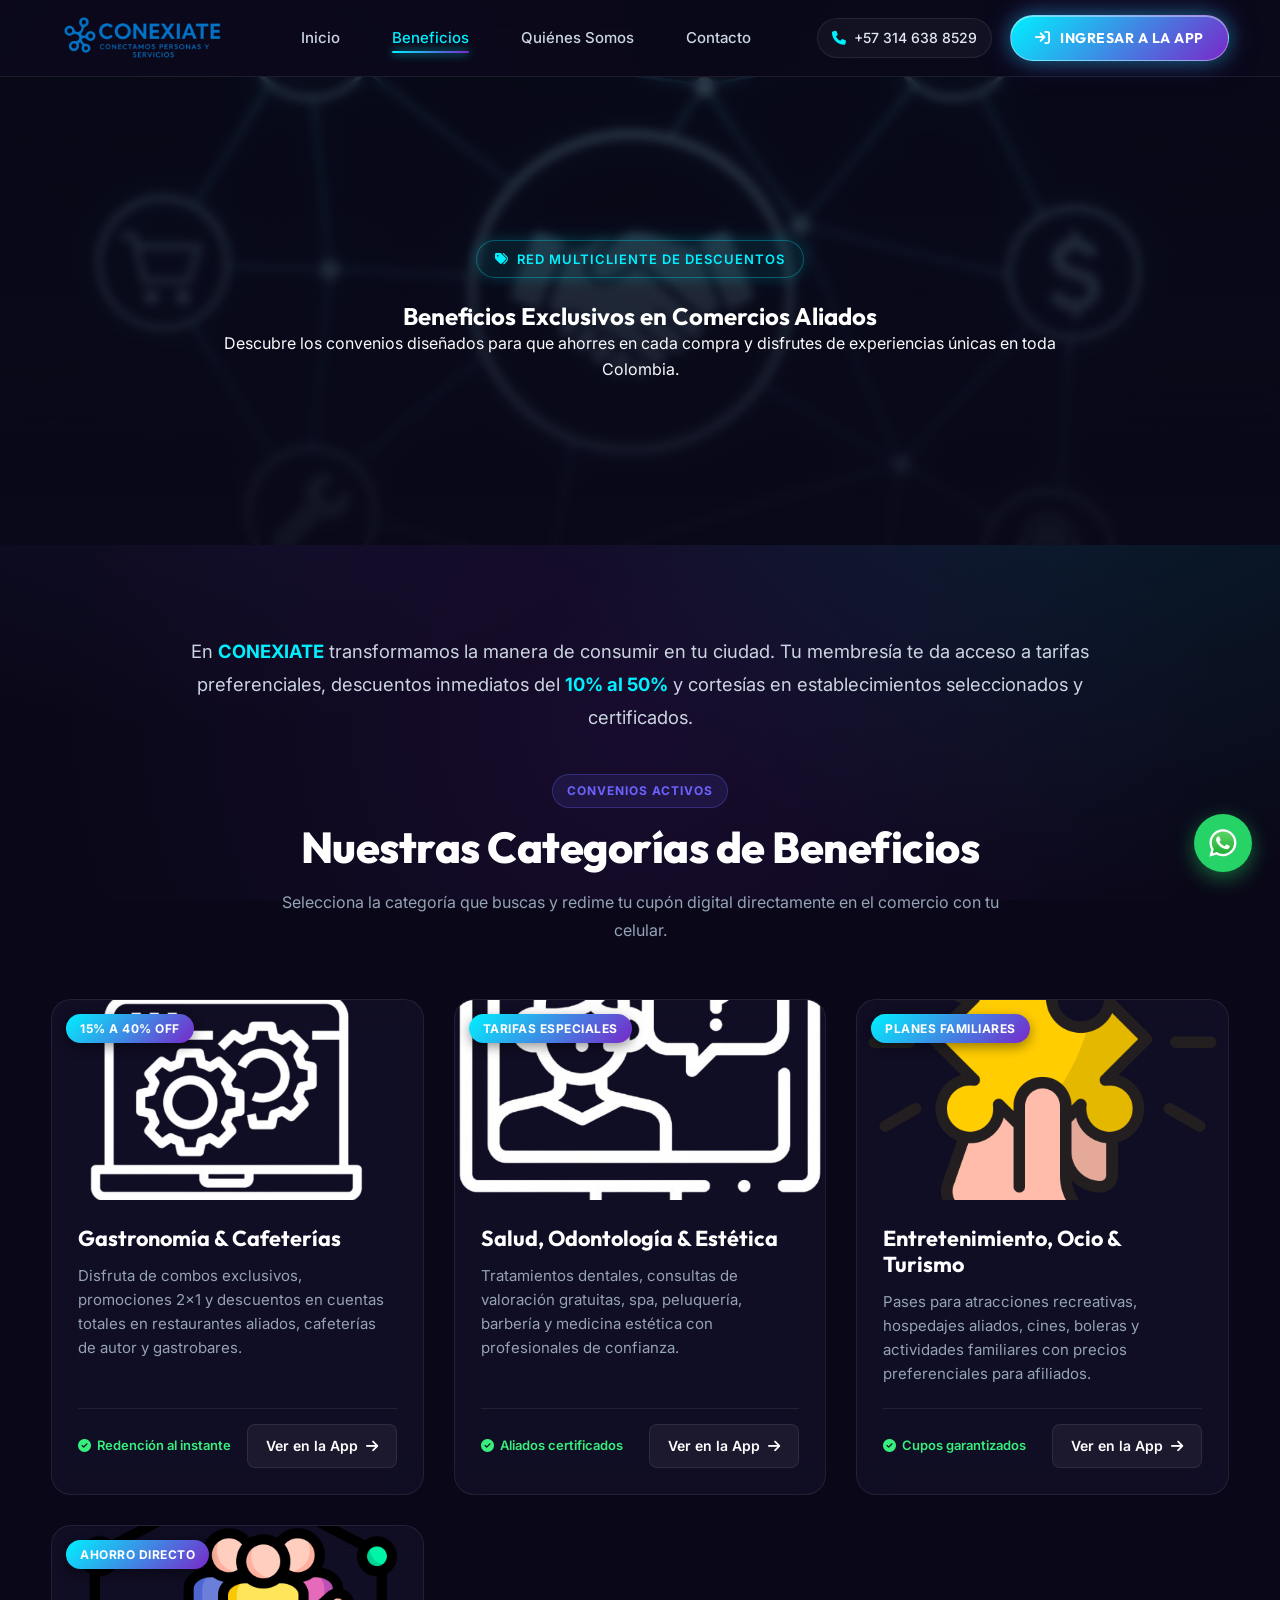
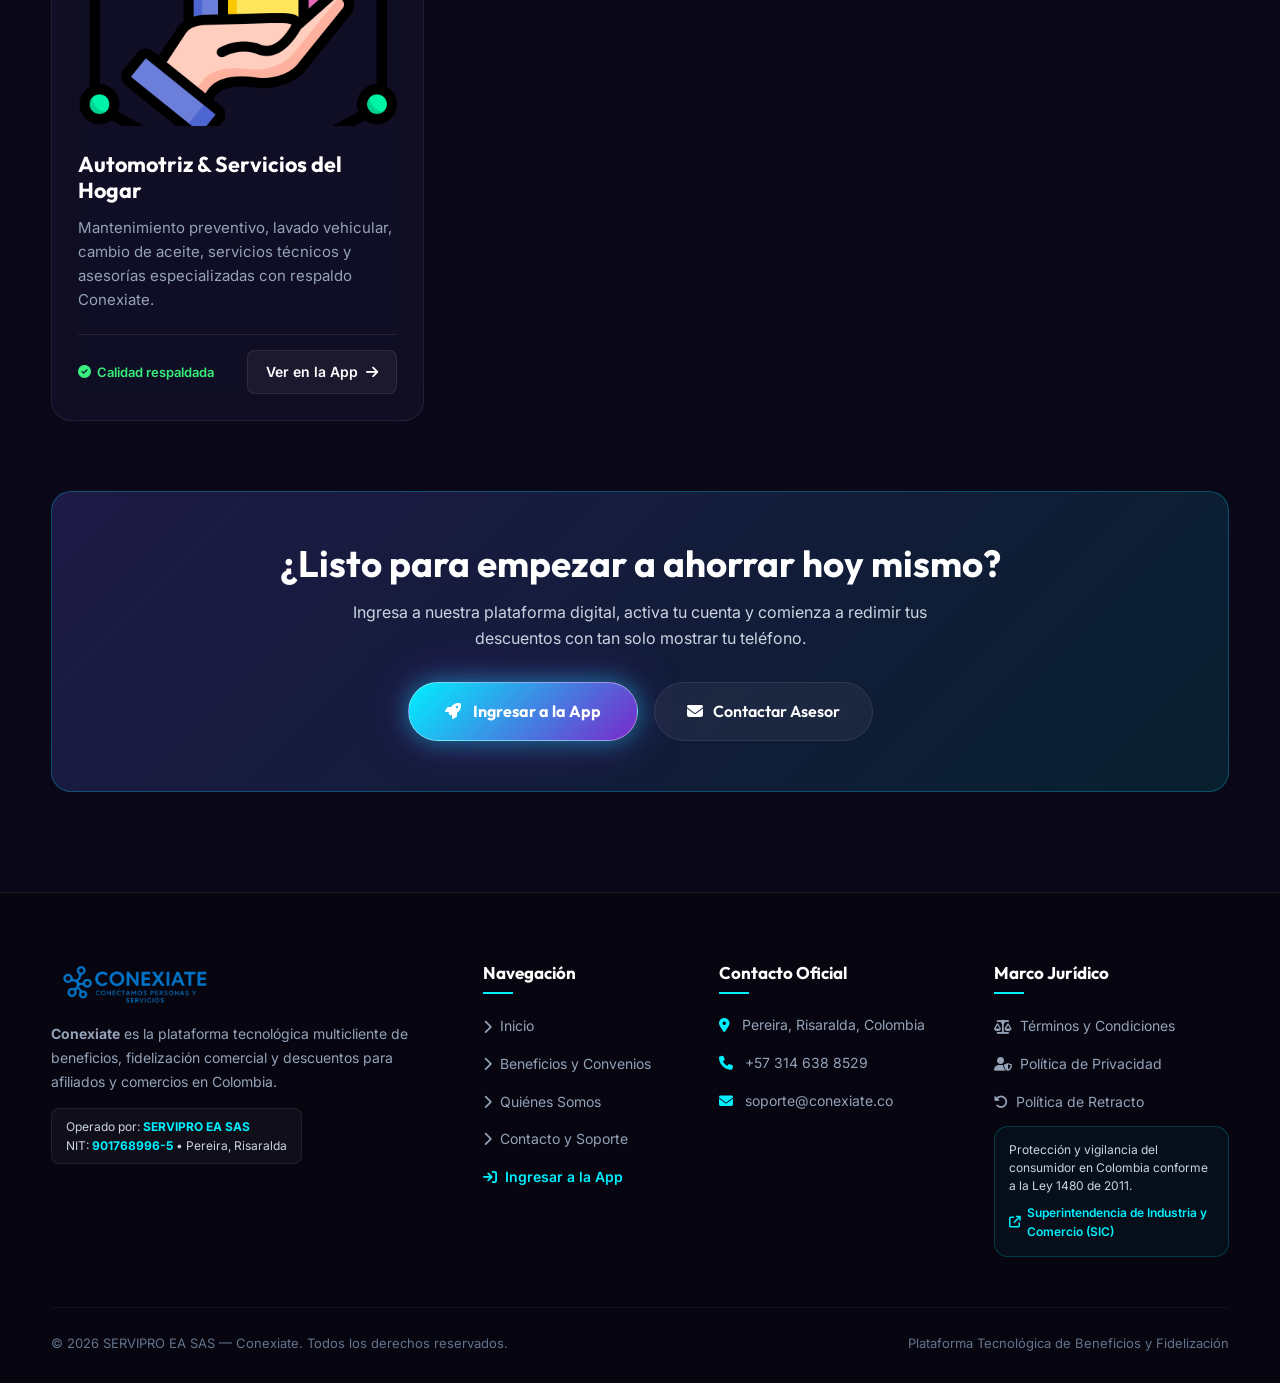
<file: servicios.html>
<!DOCTYPE html>
<html lang="es">
<head>
        <meta charset="UTF-8" />
    <meta name="viewport" content="width=device-width, initial-scale=1.0" />
    <title>Beneficios y Comercios Aliados | Conexiate</title>

    <meta name="description" content="Explora los convenios y descuentos exclusivos en gastronomía, salud, belleza, entretenimiento y servicios en Colombia con Conexiate. Operado por SERVIPRO EA SAS.">

    <!-- Fuentes Google Fonts & Iconos FontAwesome -->
    <link rel="preconnect" href="https://fonts.googleapis.com">
    <link rel="preconnect" href="https://fonts.gstatic.com" crossorigin>
    <link rel="stylesheet" href="https://cdnjs.cloudflare.com/ajax/libs/font-awesome/6.5.0/css/all.min.css">

    <!-- Estilos CSS -->
    <link rel="stylesheet" href="css/styles.css?v=2.1" />
    <link rel="stylesheet" href="css/servicios.css?v=2.1" />

    <!-- Favicons -->
    <link rel="icon" type="image/png" sizes="96x96" href="iconos/favicon-96x96.png" />
    <link rel="icon" type="image/svg+xml" href="iconos/favicon.ico" />
    <link rel="shortcut icon" href="iconos/favicon.ico" />
    <link rel="apple-touch-icon" sizes="180x180" href="iconos/apple-touch-icon.png" />
    <meta name="apple-mobile-web-app-title" content="Conexiate" />
    <link rel="manifest" href="iconos/site.webmanifest" />
</head>

<body>

    <!-- ===== HEADER MODERNO ===== -->
    <header class="header">
        <div class="header-container">

            <a href="/" class="logo" title="Conexiate - Inicio">
                <img src="img/logo-conexia-withouth-white.png" alt="Logo Conexiate">
            </a>

            <!-- NAVEGACIÓN -->
            <nav class="navbar" id="mainNavbar">
                <ul>
                    <li><a href="/">Inicio</a></li>
                    <li><a href="/servicios" class="active">Beneficios</a></li>
                    <li><a href="/nosotros">Quiénes Somos</a></li>
                    <li><a href="/contacto">Contacto</a></li>
                </ul>

                <div class="mobile-cta-wrapper" style="display: none;">
                    <a href="https://app.conexiate.co/#/login" target="_blank" class="btn-app-cta" style="width: 100%; margin-top: 10px;">
                        <i class="fa-solid fa-arrow-right-to-bracket"></i>
                        <span>Ingresar a la App</span>
                    </a>
                </div>
            </nav>

            <!-- ACCIONES DEL HEADER: TELÉFONO + BOTÓN APP DESTACADO -->
            <div class="header-actions">
                <a href="tel:+573146388529" class="header-phone" title="Atención telefónica">
                    <i class="fa-solid fa-phone"></i>
                    <span>+57 314 638 8529</span>
                </a>

                <!-- BOTÓN SÚPER LLAMATIVO CON SHIMMER & GLOW -->
                <a href="https://app.conexiate.co/#/login" target="_blank" class="btn-app-cta" id="btnHeaderApp">
                    <i class="fa-solid fa-arrow-right-to-bracket"></i>
                    <span>Ingresar a la App</span>
                </a>

                <div class="menu-toggle" id="menuToggle" aria-label="Abrir menú">
                    <i class="fa-solid fa-bars"></i>
                </div>
            </div>

        </div>
    </header>

    <!-- ===== HERO SERVICIOS ===== -->
    <section class="hero-servicios">
        <div class="overlay"></div>
        <div class="hero-content">
            <span class="hero-badge"><i class="fa-solid fa-tags"></i> Red Multicliente de Descuentos</span>
            <h1>Beneficios Exclusivos en Comercios Aliados</h1>
            <p>Descubre los convenios diseñados para que ahorres en cada compra y disfrutes de experiencias únicas en toda Colombia.</p>
        </div>
    </section>

    <!-- ===== INTRO ===== -->
    <section class="container">
        <div class="intro-servicios">
            <p>
                En <strong>CONEXIATE</strong> transformamos la manera de consumir en tu ciudad. Tu membresía te da acceso a tarifas preferenciales, descuentos inmediatos del <strong>10% al 50%</strong> y cortesías en establecimientos seleccionados y certificados.
            </p>
        </div>

        <div class="section-header">
            <span class="section-tag">Convenios Activos</span>
            <h2 class="section-title">Nuestras Categorías de Beneficios</h2>
            <p class="section-subtitle">Selecciona la categoría que buscas y redime tu cupón digital directamente en el comercio con tu celular.</p>
        </div>

        <!-- ===== GRID COMPLETO DE SERVICIOS ===== -->
        <div class="services-full-grid">

            <!-- Card 1: Gastronomía -->
            <div class="service-card-item">
                <div class="card-img-box">
                    <img src="img/services1.png" alt="Gastronomía y Restaurantes" />
                    <span class="discount-badge">15% a 40% OFF</span>
                </div>
                <div class="service-card-content">
                    <h3>Gastronomía & Cafeterías</h3>
                    <p>
                        Disfruta de combos exclusivos, promociones 2x1 y descuentos en cuentas totales en restaurantes aliados, cafeterías de autor y gastrobares.
                    </p>
                    <div class="service-card-footer">
                        <span class="service-perk-text"><i class="fa-solid fa-circle-check"></i> Redención al instante</span>
                        <a href="https://app.conexiate.co/#/login" target="_blank" class="btn-card">
                            <span>Ver en la App</span>
                            <i class="fa-solid fa-arrow-right"></i>
                        </a>
                    </div>
                </div>
            </div>

            <!-- Card 2: Salud y Belleza -->
            <div class="service-card-item">
                <div class="card-img-box">
                    <img src="img/services2.png" alt="Salud y Cuidado Personal" />
                    <span class="discount-badge">Tarifas Especiales</span>
                </div>
                <div class="service-card-content">
                    <h3>Salud, Odontología & Estética</h3>
                    <p>
                        Tratamientos dentales, consultas de valoración gratuitas, spa, peluquería, barbería y medicina estética con profesionales de confianza.
                    </p>
                    <div class="service-card-footer">
                        <span class="service-perk-text"><i class="fa-solid fa-circle-check"></i> Aliados certificados</span>
                        <a href="https://app.conexiate.co/#/login" target="_blank" class="btn-card">
                            <span>Ver en la App</span>
                            <i class="fa-solid fa-arrow-right"></i>
                        </a>
                    </div>
                </div>
            </div>

            <!-- Card 3: Entretenimiento y Recreación -->
            <div class="service-card-item">
                <div class="card-img-box">
                    <img src="img/services3.png" alt="Entretenimiento y Recreación" />
                    <span class="discount-badge">Planes Familiares</span>
                </div>
                <div class="service-card-content">
                    <h3>Entretenimiento, Ocio & Turismo</h3>
                    <p>
                        Pases para atracciones recreativas, hospedajes aliados, cines, boleras y actividades familiares con precios preferenciales para afiliados.
                    </p>
                    <div class="service-card-footer">
                        <span class="service-perk-text"><i class="fa-solid fa-circle-check"></i> Cupos garantizados</span>
                        <a href="https://app.conexiate.co/#/login" target="_blank" class="btn-card">
                            <span>Ver en la App</span>
                            <i class="fa-solid fa-arrow-right"></i>
                        </a>
                    </div>
                </div>
            </div>

            <!-- Card 4: Automotriz y Servicios Profesionales -->
            <div class="service-card-item">
                <div class="card-img-box">
                    <img src="img/services4.png" alt="Servicios y Soluciones" />
                    <span class="discount-badge">Ahorro Directo</span>
                </div>
                <div class="service-card-content">
                    <h3>Automotriz & Servicios del Hogar</h3>
                    <p>
                        Mantenimiento preventivo, lavado vehicular, cambio de aceite, servicios técnicos y asesorías especializadas con respaldo Conexiate.
                    </p>
                    <div class="service-card-footer">
                        <span class="service-perk-text"><i class="fa-solid fa-circle-check"></i> Calidad respaldada</span>
                        <a href="https://app.conexiate.co/#/login" target="_blank" class="btn-card">
                            <span>Ver en la App</span>
                            <i class="fa-solid fa-arrow-right"></i>
                        </a>
                    </div>
                </div>
            </div>

        </div>

        <!-- ===== CTA BANNER ===== -->
        <div class="cta-banner">
            <h2>¿Listo para empezar a ahorrar hoy mismo?</h2>
            <p>Ingresa a nuestra plataforma digital, activa tu cuenta y comienza a redimir tus descuentos con tan solo mostrar tu teléfono.</p>
            <div style="display: flex; gap: 16px; justify-content: center; flex-wrap: wrap;">
                <a href="https://app.conexiate.co/#/login" target="_blank" class="btn-hero-primary">
                    <i class="fa-solid fa-rocket"></i>
                    <span>Ingresar a la App</span>
                </a>
                <a href="/contacto" class="btn-hero-secondary">
                    <i class="fa-solid fa-envelope"></i>
                    <span>Contactar Asesor</span>
                </a>
            </div>
        </div>
    </section>

    <!-- ===== FOOTER INSTITUCIONAL & LEGAL (BLINDAJE SIC) ===== -->
    <footer>
        <div class="footer-container">

            <div class="footer-col footer-about">
                <a href="/" class="logo">
                    <img src="img/logo-conexia-withouth-white.png" alt="Logo Conexiate" style="height: 44px;">
                </a>
                <p>
                    <strong>Conexiate</strong> es la plataforma tecnológica multicliente de beneficios, fidelización comercial y descuentos para afiliados y comercios en Colombia.
                </p>
                <div class="footer-entity-badge">
                    Operado por: <strong>SERVIPRO EA SAS</strong><br>
                    NIT: <strong>901768996-5</strong> • Pereira, Risaralda
                </div>
            </div>

            <div class="footer-col">
                <h4>Navegación</h4>
                <ul class="footer-links">
                    <li><a href="/"><i class="fa-solid fa-chevron-right"></i> Inicio</a></li>
                    <li><a href="/servicios"><i class="fa-solid fa-chevron-right"></i> Beneficios y Convenios</a></li>
                    <li><a href="/nosotros"><i class="fa-solid fa-chevron-right"></i> Quiénes Somos</a></li>
                    <li><a href="/contacto"><i class="fa-solid fa-chevron-right"></i> Contacto y Soporte</a></li>
                    <li><a href="https://app.conexiate.co/#/login" target="_blank" style="color: var(--primary-cyan); font-weight: 600;"><i class="fa-solid fa-arrow-right-to-bracket"></i> Ingresar a la App</a></li>
                </ul>
            </div>

            <div class="footer-col">
                <h4>Contacto Oficial</h4>
                <div class="footer-contact-item">
                    <i class="fa-solid fa-location-dot"></i>
                    <span>Pereira, Risaralda, Colombia</span>
                </div>
                <div class="footer-contact-item">
                    <i class="fa-solid fa-phone"></i>
                    <span>+57 314 638 8529</span>
                </div>
                <div class="footer-contact-item">
                    <i class="fa-solid fa-envelope"></i>
                    <span>soporte@conexiate.co</span>
                </div>
            </div>

            <div class="footer-col">
                <h4>Marco Jurídico</h4>
                <ul class="footer-links">
                    <li><a href="javascript:void(0)" onclick="openLegalModal('terms')"><i class="fa-solid fa-scale-balanced"></i> Términos y Condiciones</a></li>
                    <li><a href="javascript:void(0)" onclick="openLegalModal('privacy')"><i class="fa-solid fa-user-shield"></i> Política de Privacidad</a></li>
                    <li><a href="javascript:void(0)" onclick="openLegalModal('refunds')"><i class="fa-solid fa-rotate-left"></i> Política de Retracto</a></li>
                </ul>

                <div class="footer-sic-badge">
                    <p>Protección y vigilancia del consumidor en Colombia conforme a la Ley 1480 de 2011.</p>
                    <a href="https://www.sic.gov.co" target="_blank" rel="noopener noreferrer">
                        <i class="fa-solid fa-arrow-up-right-from-square"></i>
                        <span>Superintendencia de Industria y Comercio (SIC)</span>
                    </a>
                </div>
            </div>

        </div>

        <div class="footer-bottom">
            <div>
                © 2026 SERVIPRO EA SAS — Conexiate. Todos los derechos reservados.
            </div>
            <div>
                Plataforma Tecnológica de Beneficios y Fidelización
            </div>
        </div>
    </footer>

    <!-- WhatsApp Flotante -->
    <a href="https://wa.me/573146388529?text=Hola%20Conexiate,%20deseo%20m%C3%A1s%20informaci%C3%B3n%20sobre%20los%20beneficios." class="whatsapp-float" target="_blank" title="WhatsApp Soporte">
        <img src="img/WhatsApp.svg" alt="WhatsApp">
    </a>

    <!-- Modal Legal -->
    <div class="legal-modal-overlay" id="legalModalOverlay">
        <div class="legal-modal-content">
            <div class="legal-modal-header">
                <h3 id="legalModalTitle">Marco Jurídico Conexiate</h3>
                <button class="legal-modal-close" onclick="closeLegalModal()">&times;</button>
            </div>
            <div class="legal-modal-body" id="legalModalBody"></div>
        </div>
    </div>

    <!-- Scripts -->
    <script>
        const menuToggle = document.getElementById('menuToggle');
        const mainNavbar = document.getElementById('mainNavbar');
        const mobileCtaWrapper = document.querySelector('.mobile-cta-wrapper');

        menuToggle.addEventListener('click', () => {
            mainNavbar.classList.toggle('active');
            if (mobileCtaWrapper) {
                mobileCtaWrapper.style.display = mainNavbar.classList.contains('active') ? 'block' : 'none';
            }
        });

        const legalData = {
            terms: {
                title: "Términos y Condiciones de Uso — Conexiate",
                html: "<p><strong>Razón Social:</strong> SERVIPRO EA SAS (NIT: 901768996-5). Conexiate es una plataforma multicliente que conecta a afiliados con una red de comercios aliados para la redención de beneficios comerciales en Colombia.</p>"
            },
            privacy: {
                title: "Política de Privacidad y Tratamiento de Datos (Habeas Data)",
                html: "<p>En cumplimiento de la Ley 1581 de 2012, SERVIPRO EA SAS garantiza la protección, confidencialidad y correcto tratamiento de los datos personales suministrados para la gestión de membresías y redención de beneficios.</p>"
            },
            refunds: {
                title: "Política de Retracto (Art. 47 Ley 1480 de 2011)",
                html: "<p>El usuario podrá solicitar el retracto de su membresía digital dentro de los 5 días hábiles posteriores a la adquisición, siempre que no haya redimido beneficios o cupones en comercios aliados.</p>"
            }
        };

        function openLegalModal(type) {
            const modal = document.getElementById('legalModalOverlay');
            if (legalData[type]) {
                document.getElementById('legalModalTitle').textContent = legalData[type].title;
                document.getElementById('legalModalBody').innerHTML = legalData[type].html;
                modal.classList.add('active');
            }
        }

        function closeLegalModal() {
            document.getElementById('legalModalOverlay').classList.remove('active');
        }

        document.getElementById('legalModalOverlay').addEventListener('click', function(e) {
            if (e.target === this) closeLegalModal();
        });
    </script>
</body>
</html>
</file>
<file: css/styles.css>
/* ==========================================================================
   CONEXIATE - DESIGN SYSTEM & STYLES (Alineado a https://app.conexiate.co)
   Operado por SERVIPRO EA SAS - NIT: 901768996-5 (Pereira, Colombia)
   ========================================================================== */

@import url('https://fonts.googleapis.com/css2?family=Outfit:wght@300;400;500;600;700;800&family=Inter:wght@300;400;500;600;700&display=swap');

:root {
  --bg-dark: #0a0818;
  --bg-card: rgba(19, 17, 41, 0.75);
  --bg-card-hover: rgba(27, 24, 58, 0.9);
  --primary-cyan: #00f0ff;
  --primary-teal: #4cc9f0;
  --primary-purple: #7928ca;
  --primary-indigo: #6c63ff;
  --accent-green: #38ef7d;
  --accent-gold: #ffbe0b;
  --text-main: #f8fafc;
  --text-muted: #94a3b8;
  --border-glass: rgba(255, 255, 255, 0.08);
  --border-glow: rgba(0, 240, 255, 0.3);
  --glow-cyan: 0 0 25px rgba(0, 240, 255, 0.45);
  --glow-purple: 0 0 35px rgba(121, 40, 202, 0.4);
  --radius-sm: 8px;
  --radius-md: 14px;
  --radius-lg: 20px;
  --radius-full: 9999px;
  --transition: all 0.3s cubic-bezier(0.4, 0, 0.2, 1);
}

/* RESET */
*, *::before, *::after {
  margin: 0;
  padding: 0;
  box-sizing: border-box;
}

html {
  scroll-behavior: smooth;
}

body {
  background-color: var(--bg-dark);
  background-image: 
    radial-gradient(circle at 15% 15%, rgba(108, 99, 255, 0.15) 0%, transparent 45%),
    radial-gradient(circle at 85% 30%, rgba(0, 240, 255, 0.12) 0%, transparent 50%),
    radial-gradient(circle at 50% 80%, rgba(121, 40, 202, 0.12) 0%, transparent 60%);
  background-attachment: fixed;
  color: var(--text-main);
  font-family: 'Inter', sans-serif;
  line-height: 1.6;
  overflow-x: hidden;
  -webkit-font-smoothing: antialiased;
}

h1, h2, h3, h4, h5, h6 {
  font-family: 'Outfit', sans-serif;
  color: #ffffff;
  font-weight: 700;
  line-height: 1.2;
}

a {
  color: inherit;
  text-decoration: none;
  transition: var(--transition);
}

/* ==========================================================================
   HEADER & NAVBAR
   ========================================================================== */

.header {
  width: 100%;
  padding: 14px 0;
  background: rgba(10, 8, 24, 0.85);
  backdrop-filter: blur(16px);
  -webkit-backdrop-filter: blur(16px);
  position: sticky;
  top: 0;
  z-index: 1000;
  border-bottom: 1px solid var(--border-glass);
  transition: var(--transition);
}

.header-container {
  width: 92%;
  max-width: 1320px;
  margin: auto;
  display: flex;
  justify-content: space-between;
  align-items: center;
  gap: 20px;
}

.logo img {
  height: 48px;
  width: auto;
  display: block;
  transition: transform 0.3s ease;
}

.logo:hover img {
  transform: scale(1.03);
}

.navbar ul {
  list-style: none;
  display: flex;
  align-items: center;
  gap: 28px;
}

.navbar a {
  color: #cbd5e1;
  font-size: 15px;
  font-weight: 500;
  padding: 6px 12px;
  border-radius: var(--radius-sm);
  position: relative;
}

.navbar a:hover,
.navbar a.active {
  color: var(--primary-cyan);
}

.navbar a.active::after {
  content: '';
  position: absolute;
  bottom: 0;
  left: 12px;
  right: 12px;
  height: 2px;
  background: linear-gradient(90deg, var(--primary-cyan), var(--primary-purple));
  border-radius: 2px;
  box-shadow: 0 0 10px var(--primary-cyan);
}

/* HEADER ACTIONS */
.header-actions {
  display: flex;
  align-items: center;
  gap: 18px;
}

.header-phone {
  display: flex;
  align-items: center;
  gap: 8px;
  font-size: 14px;
  color: #e2e8f0;
  font-weight: 500;
  padding: 8px 14px;
  background: rgba(255, 255, 255, 0.04);
  border: 1px solid var(--border-glass);
  border-radius: var(--radius-full);
  transition: var(--transition);
}

.header-phone i {
  color: var(--primary-cyan);
}

.header-phone:hover {
  background: rgba(0, 240, 255, 0.1);
  border-color: var(--border-glow);
  color: #ffffff;
}

/* ==========================================================================
   BOTÓN ULTRA LLAMATIVO: "INGRESAR A LA APP" (NEON SHINE & GLOW)
   ========================================================================== */

.btn-app-cta {
  display: inline-flex;
  align-items: center;
  justify-content: center;
  gap: 10px;
  padding: 11px 24px;
  background: linear-gradient(135deg, #00f0ff 0%, #7928ca 100%);
  color: #ffffff !important;
  font-family: 'Outfit', sans-serif;
  font-size: 14px;
  font-weight: 700;
  letter-spacing: 0.5px;
  text-transform: uppercase;
  border-radius: var(--radius-full);
  border: 1px solid rgba(255, 255, 255, 0.4);
  box-shadow: 
    0 0 20px rgba(0, 240, 255, 0.4),
    0 0 35px rgba(121, 40, 202, 0.3),
    inset 0 1px 0 rgba(255, 255, 255, 0.4);
  cursor: pointer;
  position: relative;
  overflow: hidden;
  transition: var(--transition);
  z-index: 1;
}

/* Efecto de destello de luz infinito (Shine Sweep) */
.btn-app-cta::before {
  content: '';
  position: absolute;
  top: -50%;
  left: -60%;
  width: 40%;
  height: 200%;
  background: linear-gradient(
    90deg, 
    transparent, 
    rgba(255, 255, 255, 0.6), 
    transparent
  );
  transform: rotate(25deg);
  animation: shineSweep 3.5s infinite ease-in-out;
  z-index: -1;
}

@keyframes shineSweep {
  0% { left: -60%; }
  35% { left: 140%; }
  100% { left: 140%; }
}

.btn-app-cta:hover {
  transform: translateY(-2px) scale(1.04);
  box-shadow: 
    0 0 30px rgba(0, 240, 255, 0.7),
    0 0 50px rgba(121, 40, 202, 0.5),
    inset 0 1px 0 #ffffff;
  border-color: #ffffff;
}

.btn-app-cta i {
  font-size: 15px;
  transition: transform 0.3s ease;
}

.btn-app-cta:hover i {
  transform: translateX(3px);
}

/* ==========================================================================
   HERO SECTION
   ========================================================================== */

.hero {
  position: relative;
  min-height: 88vh;
  display: flex;
  align-items: center;
  justify-content: center;
  padding: 80px 20px;
  background: url('../img/hero.png') center/cover no-repeat;
  overflow: hidden;
}

.hero .overlay {
  position: absolute;
  inset: 0;
  background: linear-gradient(
    180deg,
    rgba(10, 8, 24, 0.82) 0%,
    rgba(10, 8, 24, 0.94) 70%,
    var(--bg-dark) 100%
  );
  backdrop-filter: blur(6px);
  -webkit-backdrop-filter: blur(6px);
}

.hero-content {
  position: relative;
  z-index: 2;
  text-align: center;
  max-width: 900px;
  margin: auto;
}

.hero-badge {
  display: inline-flex;
  align-items: center;
  gap: 8px;
  padding: 8px 18px;
  background: rgba(0, 240, 255, 0.08);
  border: 1px solid rgba(0, 240, 255, 0.3);
  border-radius: var(--radius-full);
  font-size: 13px;
  font-weight: 600;
  color: var(--primary-cyan);
  text-transform: uppercase;
  letter-spacing: 1px;
  margin-bottom: 24px;
  box-shadow: 0 0 15px rgba(0, 240, 255, 0.2);
}

.hero h1 {
  font-size: clamp(2.3rem, 5vw, 4rem);
  font-weight: 800;
  letter-spacing: -0.5px;
  margin-bottom: 20px;
  line-height: 1.15;
}

.hero h1 span.gradient-text {
  background: linear-gradient(135deg, #ffffff 10%, var(--primary-cyan) 60%, var(--primary-indigo) 100%);
  -webkit-background-clip: text;
  -webkit-text-fill-color: transparent;
}

.hero p {
  font-size: clamp(1rem, 2vw, 1.25rem);
  color: #cbd5e1;
  max-width: 720px;
  margin: 0 auto 36px;
  font-weight: 400;
  line-height: 1.7;
}

.hero-buttons {
  display: flex;
  justify-content: center;
  align-items: center;
  gap: 18px;
  flex-wrap: wrap;
  margin-bottom: 50px;
}

/* Hero Button Primary (Poderoso con pulso) */
.btn-hero-primary {
  display: inline-flex;
  align-items: center;
  gap: 12px;
  padding: 16px 36px;
  background: linear-gradient(135deg, #00f0ff 0%, #7928ca 100%);
  color: #ffffff;
  font-family: 'Outfit', sans-serif;
  font-size: 16px;
  font-weight: 700;
  border-radius: var(--radius-full);
  border: 1px solid rgba(255, 255, 255, 0.4);
  box-shadow: 
    0 0 25px rgba(0, 240, 255, 0.45),
    0 0 50px rgba(121, 40, 202, 0.35);
  transition: var(--transition);
  position: relative;
  overflow: hidden;
}

.btn-hero-primary::before {
  content: '';
  position: absolute;
  top: -50%;
  left: -60%;
  width: 40%;
  height: 200%;
  background: linear-gradient(90deg, transparent, rgba(255, 255, 255, 0.7), transparent);
  transform: rotate(25deg);
  animation: shineSweep 3s infinite ease-in-out;
}

.btn-hero-primary:hover {
  transform: translateY(-3px) scale(1.03);
  box-shadow: 
    0 0 35px rgba(0, 240, 255, 0.75),
    0 0 70px rgba(121, 40, 202, 0.55);
}

.btn-hero-secondary {
  display: inline-flex;
  align-items: center;
  gap: 10px;
  padding: 16px 32px;
  background: rgba(255, 255, 255, 0.05);
  color: #ffffff;
  font-family: 'Outfit', sans-serif;
  font-size: 16px;
  font-weight: 600;
  border-radius: var(--radius-full);
  border: 1px solid var(--border-glass);
  backdrop-filter: blur(10px);
  transition: var(--transition);
}

.btn-hero-secondary:hover {
  background: rgba(255, 255, 255, 0.12);
  border-color: var(--primary-cyan);
  color: var(--primary-cyan);
  transform: translateY(-2px);
}

/* HERO STATS */
.hero-stats {
  display: grid;
  grid-template-columns: repeat(auto-fit, minmax(180px, 1fr));
  gap: 20px;
  padding-top: 30px;
  border-top: 1px solid var(--border-glass);
}

.stat-item {
  text-align: center;
}

.stat-number {
  font-family: 'Outfit', sans-serif;
  font-size: 2.2rem;
  font-weight: 800;
  color: var(--primary-cyan);
  display: block;
  line-height: 1.1;
}

.stat-label {
  font-size: 13px;
  color: var(--text-muted);
  font-weight: 500;
  text-transform: uppercase;
  letter-spacing: 0.5px;
  margin-top: 4px;
}

/* ==========================================================================
   CONTAINER & SECTION HEADERS
   ========================================================================== */

.container {
  width: 92%;
  max-width: 1240px;
  margin: 90px auto;
}

.section-header {
  text-align: center;
  max-width: 720px;
  margin: 0 auto 55px;
}

.section-tag {
  display: inline-block;
  padding: 6px 14px;
  background: rgba(108, 99, 255, 0.12);
  border: 1px solid rgba(108, 99, 255, 0.3);
  color: var(--primary-indigo);
  border-radius: var(--radius-full);
  font-size: 12px;
  font-weight: 700;
  text-transform: uppercase;
  letter-spacing: 1px;
  margin-bottom: 14px;
}

.section-title {
  font-size: clamp(2rem, 3.5vw, 2.7rem);
  font-weight: 800;
  margin-bottom: 16px;
  letter-spacing: -0.5px;
}

.section-subtitle {
  font-size: 16px;
  color: var(--text-muted);
  line-height: 1.7;
}

/* ==========================================================================
   HOW IT WORKS (PASO A PASO)
   ========================================================================== */

.steps-grid {
  display: grid;
  grid-template-columns: repeat(auto-fit, minmax(280px, 1fr));
  gap: 28px;
}

.step-card {
  background: var(--bg-card);
  backdrop-filter: blur(16px);
  -webkit-backdrop-filter: blur(16px);
  border: 1px solid var(--border-glass);
  border-radius: var(--radius-lg);
  padding: 35px 28px;
  position: relative;
  transition: var(--transition);
  overflow: hidden;
}

.step-card::before {
  content: '';
  position: absolute;
  top: 0;
  left: 0;
  width: 100%;
  height: 3px;
  background: linear-gradient(90deg, var(--primary-cyan), var(--primary-purple));
  opacity: 0;
  transition: var(--transition);
}

.step-card:hover {
  transform: translateY(-6px);
  background: var(--bg-card-hover);
  border-color: var(--border-glow);
  box-shadow: 0 15px 35px rgba(0, 0, 0, 0.4);
}

.step-card:hover::before {
  opacity: 1;
}

.step-number {
  font-family: 'Outfit', sans-serif;
  font-size: 3rem;
  font-weight: 800;
  line-height: 1;
  color: rgba(255, 255, 255, 0.07);
  position: absolute;
  top: 20px;
  right: 25px;
}

.step-icon {
  width: 60px;
  height: 60px;
  border-radius: var(--radius-md);
  background: rgba(0, 240, 255, 0.1);
  border: 1px solid rgba(0, 240, 255, 0.25);
  display: flex;
  align-items: center;
  justify-content: center;
  font-size: 26px;
  color: var(--primary-cyan);
  margin-bottom: 22px;
}

.step-card h3 {
  font-size: 20px;
  margin-bottom: 12px;
}

.step-card p {
  color: var(--text-muted);
  font-size: 15px;
  line-height: 1.6;
}

/* ==========================================================================
   CARDS DE SERVICIOS / BENEFICIOS
   ========================================================================== */

.services-grid {
  display: grid;
  grid-template-columns: repeat(auto-fit, minmax(280px, 1fr));
  gap: 30px;
}

.card {
  background: var(--bg-card);
  backdrop-filter: blur(14px);
  -webkit-backdrop-filter: blur(14px);
  border: 1px solid var(--border-glass);
  border-radius: var(--radius-lg);
  overflow: hidden;
  transition: var(--transition);
  display: flex;
  flex-direction: column;
}

.card:hover {
  transform: translateY(-6px);
  border-color: var(--border-glow);
  box-shadow: 0 16px 36px rgba(0, 0, 0, 0.45);
}

.card-img-wrapper {
  position: relative;
  width: 100%;
  height: 190px;
  overflow: hidden;
}

.card-img-wrapper img {
  width: 100%;
  height: 100%;
  object-fit: cover;
  transition: transform 0.5s ease;
}

.card:hover .card-img-wrapper img {
  transform: scale(1.06);
}

.card-badge {
  position: absolute;
  top: 14px;
  right: 14px;
  padding: 4px 12px;
  background: rgba(10, 8, 24, 0.85);
  backdrop-filter: blur(8px);
  border: 1px solid var(--border-glass);
  border-radius: var(--radius-full);
  font-size: 11px;
  font-weight: 700;
  color: var(--primary-cyan);
  text-transform: uppercase;
}

.card-body {
  padding: 24px;
  display: flex;
  flex-direction: column;
  flex-grow: 1;
}

.card h3 {
  font-size: 20px;
  margin-bottom: 10px;
}

.card p {
  color: var(--text-muted);
  font-size: 14px;
  margin-bottom: 22px;
  flex-grow: 1;
  line-height: 1.6;
}

.btn-card {
  display: inline-flex;
  align-items: center;
  justify-content: center;
  gap: 8px;
  padding: 10px 18px;
  background: rgba(255, 255, 255, 0.05);
  color: #ffffff;
  border: 1px solid var(--border-glass);
  border-radius: var(--radius-sm);
  font-size: 14px;
  font-weight: 600;
  transition: var(--transition);
}

.btn-card:hover {
  background: linear-gradient(135deg, #00f0ff 0%, #6c63ff 100%);
  color: #ffffff;
  border-color: transparent;
  box-shadow: 0 4px 15px rgba(0, 240, 255, 0.3);
}

/* ==========================================================================
   CALLOUT BANNER PARA COMERCIOS ALIADOS
   ========================================================================== */

.business-callout {
  background: linear-gradient(135deg, rgba(108, 99, 255, 0.15) 0%, rgba(0, 240, 255, 0.08) 100%);
  border: 1px solid rgba(0, 240, 255, 0.25);
  border-radius: var(--radius-lg);
  padding: 50px 40px;
  margin: 80px auto;
  display: flex;
  align-items: center;
  justify-content: space-between;
  gap: 35px;
  flex-wrap: wrap;
  position: relative;
  overflow: hidden;
}

.business-callout::before {
  content: '';
  position: absolute;
  width: 300px;
  height: 300px;
  background: radial-gradient(circle, rgba(0, 240, 255, 0.15) 0%, transparent 70%);
  top: -100px;
  right: -50px;
  pointer-events: none;
}

.business-info {
  max-width: 680px;
}

.business-info h2 {
  font-size: clamp(1.8rem, 3vw, 2.4rem);
  margin-bottom: 12px;
}

.business-info p {
  color: #cbd5e1;
  font-size: 16px;
  margin-bottom: 20px;
}

.business-perks {
  display: flex;
  flex-wrap: wrap;
  gap: 16px;
  margin-top: 15px;
}

.perk-item {
  display: flex;
  align-items: center;
  gap: 8px;
  font-size: 14px;
  color: #f1f5f9;
  background: rgba(255, 255, 255, 0.06);
  padding: 6px 14px;
  border-radius: var(--radius-full);
}

.perk-item i {
  color: var(--accent-green);
}

.btn-business {
  display: inline-flex;
  align-items: center;
  gap: 10px;
  padding: 15px 32px;
  background: linear-gradient(135deg, #00f0ff 0%, #7928ca 100%);
  color: #ffffff;
  font-family: 'Outfit', sans-serif;
  font-size: 15px;
  font-weight: 700;
  border-radius: var(--radius-full);
  border: 1px solid rgba(255, 255, 255, 0.3);
  box-shadow: 0 0 25px rgba(0, 240, 255, 0.4);
  white-space: nowrap;
}

.btn-business:hover {
  transform: translateY(-2px) scale(1.03);
  box-shadow: 0 0 35px rgba(0, 240, 255, 0.65);
}

/* ==========================================================================
   CARACTERÍSTICAS / TRUST BADGES
   ========================================================================== */

.feature-grid {
  display: grid;
  grid-template-columns: repeat(auto-fit, minmax(220px, 1fr));
  gap: 25px;
  text-align: center;
}

.feature-item {
  padding: 30px 20px;
  background: var(--bg-card);
  border: 1px solid var(--border-glass);
  border-radius: var(--radius-md);
  transition: var(--transition);
}

.feature-item:hover {
  background: var(--bg-card-hover);
  border-color: var(--border-glow);
  transform: translateY(-4px);
}

.feature-item i {
  font-size: 38px;
  margin-bottom: 16px;
  color: var(--primary-cyan);
  display: inline-block;
  transition: transform 0.3s ease;
}

.feature-item:hover i {
  transform: scale(1.1);
}

.feature-item h4 {
  font-size: 17px;
  margin-bottom: 8px;
}

.feature-item p {
  font-size: 13px;
  color: var(--text-muted);
}

/* ==========================================================================
   FOOTER INSTITUCIONAL & LEGAL (BLINDAJE SIC)
   ========================================================================== */

footer {
  background: #060510;
  border-top: 1px solid var(--border-glass);
  padding: 70px 0 30px;
  margin-top: 100px;
}

.footer-container {
  width: 92%;
  max-width: 1240px;
  margin: auto;
  display: grid;
  grid-template-columns: 2fr 1fr 1.2fr 1.2fr;
  gap: 40px;
  margin-bottom: 50px;
}

.footer-col h4 {
  font-size: 17px;
  margin-bottom: 20px;
  color: #ffffff;
  position: relative;
  padding-bottom: 10px;
}

.footer-col h4::after {
  content: '';
  position: absolute;
  bottom: 0;
  left: 0;
  width: 30px;
  height: 2px;
  background: var(--primary-cyan);
}

.footer-about p {
  color: var(--text-muted);
  font-size: 14px;
  line-height: 1.7;
  margin-top: 15px;
}

.footer-entity-badge {
  display: inline-block;
  margin-top: 14px;
  padding: 8px 14px;
  background: rgba(255, 255, 255, 0.04);
  border: 1px solid var(--border-glass);
  border-radius: var(--radius-sm);
  font-size: 12px;
  color: #cbd5e1;
}

.footer-entity-badge strong {
  color: var(--primary-cyan);
}

.footer-links {
  list-style: none;
}

.footer-links li {
  margin-bottom: 12px;
}

.footer-links a {
  color: var(--text-muted);
  font-size: 14px;
  display: inline-flex;
  align-items: center;
  gap: 8px;
}

.footer-links a:hover {
  color: var(--primary-cyan);
  transform: translateX(4px);
}

.footer-contact-item {
  display: flex;
  align-items: flex-start;
  gap: 12px;
  margin-bottom: 16px;
  font-size: 14px;
  color: var(--text-muted);
}

.footer-contact-item i {
  color: var(--primary-cyan);
  margin-top: 4px;
}

.footer-sic-badge {
  background: rgba(0, 240, 255, 0.04);
  border: 1px solid rgba(0, 240, 255, 0.2);
  padding: 14px;
  border-radius: var(--radius-md);
  margin-top: 10px;
}

.footer-sic-badge p {
  font-size: 12px;
  color: #cbd5e1;
  line-height: 1.5;
  margin-bottom: 8px;
}

.footer-sic-badge a {
  color: var(--primary-cyan);
  font-weight: 600;
  font-size: 12px;
  display: inline-flex;
  align-items: center;
  gap: 6px;
}

.footer-bottom {
  width: 92%;
  max-width: 1240px;
  margin: auto;
  padding-top: 25px;
  border-top: 1px solid rgba(255, 255, 255, 0.05);
  display: flex;
  justify-content: space-between;
  align-items: center;
  flex-wrap: wrap;
  gap: 15px;
  font-size: 13px;
  color: #64748b;
}

/* ==========================================================================
   BOTÓN FLOTANTE WHATSAPP CON PULSO
   ========================================================================== */

.whatsapp-float {
  position: fixed;
  bottom: 28px;
  right: 28px;
  width: 58px;
  height: 58px;
  background: #25d366;
  border-radius: 50%;
  display: flex;
  align-items: center;
  justify-content: center;
  box-shadow: 0 6px 20px rgba(37, 211, 102, 0.45);
  z-index: 999;
  transition: var(--transition);
  animation: waPulse 2s infinite;
}

.whatsapp-float:hover {
  transform: scale(1.12);
  box-shadow: 0 8px 30px rgba(37, 211, 102, 0.7);
}

.whatsapp-float img {
  width: 32px;
  height: 32px;
}

@keyframes waPulse {
  0% { box-shadow: 0 0 0 0 rgba(37, 211, 102, 0.6); }
  70% { box-shadow: 0 0 0 16px rgba(37, 211, 102, 0); }
  100% { box-shadow: 0 0 0 0 rgba(37, 211, 102, 0); }
}

/* ==========================================================================
   MODAL DE POLÍTICAS JURÍDICAS (TÉRMINOS / HABEAS DATA / RETRACTO)
   ========================================================================== */

.legal-modal-overlay {
  display: none;
  position: fixed;
  inset: 0;
  background: rgba(0, 0, 0, 0.85);
  backdrop-filter: blur(8px);
  -webkit-backdrop-filter: blur(8px);
  z-index: 9999;
  align-items: center;
  justify-content: center;
  padding: 20px;
}

.legal-modal-overlay.active {
  display: flex;
  animation: fadeIn 0.3s ease;
}

.legal-modal-content {
  background: #0f0c29;
  border: 1px solid var(--border-glow);
  border-radius: var(--radius-lg);
  width: 100%;
  max-width: 800px;
  max-height: 85vh;
  display: flex;
  flex-direction: column;
  box-shadow: 0 25px 60px rgba(0, 0, 0, 0.8);
  overflow: hidden;
}

.legal-modal-header {
  padding: 20px 25px;
  background: rgba(255, 255, 255, 0.04);
  border-bottom: 1px solid var(--border-glass);
  display: flex;
  justify-content: space-between;
  align-items: center;
}

.legal-modal-header h3 {
  font-size: 18px;
  color: var(--primary-cyan);
}

.legal-modal-close {
  background: none;
  border: none;
  color: #94a3b8;
  font-size: 22px;
  cursor: pointer;
  transition: var(--transition);
}

.legal-modal-close:hover {
  color: #ffffff;
}

.legal-modal-body {
  padding: 25px;
  overflow-y: auto;
  font-size: 14px;
  color: #cbd5e1;
  line-height: 1.7;
}

.legal-modal-body h4 {
  color: #ffffff;
  margin: 18px 0 8px;
  font-size: 16px;
}

.legal-modal-body ul {
  padding-left: 20px;
  margin-bottom: 12px;
}

/* ==========================================================================
   RESPONSIVE DESIGN (MÓVILES Y TABLETS)
   ========================================================================== */

.menu-toggle {
  display: none;
  font-size: 26px;
  cursor: pointer;
  color: #ffffff;
  padding: 6px;
}

@media (max-width: 1024px) {
  .footer-container {
    grid-template-columns: 1fr 1fr;
    gap: 35px;
  }
  
  .business-callout {
    flex-direction: column;
    text-align: center;
  }
  
  .business-perks {
    justify-content: center;
  }
}

@media (max-width: 900px) {
  .header-phone {
    display: none;
  }

  .menu-toggle {
    display: block;
  }

  .navbar {
    position: absolute;
    top: 76px;
    left: 0;
    right: 0;
    width: 100%;
    background: rgba(10, 8, 24, 0.98);
    backdrop-filter: blur(20px);
    -webkit-backdrop-filter: blur(20px);
    border-bottom: 1px solid var(--border-glass);
    padding: 25px 20px;
    display: none;
    text-align: center;
  }

  .navbar.active {
    display: block;
    animation: fadeMenu 0.3s ease;
  }

  .navbar ul {
    flex-direction: column;
    gap: 18px;
  }

  .navbar a {
    font-size: 17px;
    display: block;
  }

  .mobile-cta-wrapper {
    display: block;
    margin-top: 15px;
    padding-top: 15px;
    border-top: 1px solid var(--border-glass);
  }

  .footer-container {
    grid-template-columns: 1fr;
    gap: 30px;
  }
}

@keyframes fadeIn {
  from { opacity: 0; transform: scale(0.96); }
  to { opacity: 1; transform: scale(1); }
}

@keyframes fadeMenu {
  from { opacity: 0; transform: translateY(-10px); }
  to { opacity: 1; transform: translateY(0); }
}
</file>
<file: css/contacto.css>
/* ==========================================================================
   CONEXIATE - CONTACTO & SOPORTE STYLES
   ========================================================================== */

@import url("./styles.css");

/* HERO ESPECÍFICO DE CONTACTO */
.hero-contacto {
  min-height: 45vh;
  background: url("../img/hero.png") center/cover no-repeat;
  position: relative;
  display: flex;
  align-items: center;
  justify-content: center;
  text-align: center;
  padding: 50px 20px;
}

.hero-contacto .overlay {
  position: absolute;
  inset: 0;
  background: linear-gradient(180deg, rgba(10, 8, 24, 0.8) 0%, rgba(10, 8, 24, 0.96) 100%);
  backdrop-filter: blur(5px);
}

/* SECCIÓN PRINCIPAL DE CONTACTO */
.contact-grid {
  display: grid;
  grid-template-columns: 1fr 1.3fr;
  gap: 40px;
  margin: 60px auto 90px;
}

/* TARJETA DE INFORMACIÓN */
.contact-info-card {
  background: var(--bg-card);
  backdrop-filter: blur(16px);
  -webkit-backdrop-filter: blur(16px);
  border: 1px solid var(--border-glass);
  border-radius: var(--radius-lg);
  padding: 40px 32px;
  display: flex;
  flex-direction: column;
  gap: 25px;
}

.contact-info-card h2 {
  font-size: 1.8rem;
  margin-bottom: 5px;
}

.contact-channel {
  display: flex;
  align-items: flex-start;
  gap: 16px;
  padding: 16px;
  background: rgba(255, 255, 255, 0.03);
  border: 1px solid var(--border-glass);
  border-radius: var(--radius-md);
  transition: var(--transition);
}

.contact-channel:hover {
  background: rgba(0, 240, 255, 0.05);
  border-color: var(--border-glow);
  transform: translateX(4px);
}

.channel-icon {
  width: 44px;
  height: 44px;
  border-radius: 50%;
  background: rgba(0, 240, 255, 0.12);
  display: flex;
  align-items: center;
  justify-content: center;
  font-size: 20px;
  color: var(--primary-cyan);
  flex-shrink: 0;
}

.channel-details h4 {
  font-size: 15px;
  margin-bottom: 4px;
}

.channel-details p, .channel-details a {
  font-size: 14px;
  color: var(--text-muted);
}

.channel-details a:hover {
  color: var(--primary-cyan);
}

/* TARJETA DEL FORMULARIO */
.contact-form-card {
  background: var(--bg-card);
  backdrop-filter: blur(16px);
  -webkit-backdrop-filter: blur(16px);
  border: 1px solid var(--border-glass);
  border-radius: var(--radius-lg);
  padding: 40px 36px;
}

.contact-form-card h2 {
  font-size: 1.8rem;
  margin-bottom: 10px;
}

.contact-form-card p {
  color: var(--text-muted);
  font-size: 15px;
  margin-bottom: 25px;
}

.form-group {
  margin-bottom: 20px;
}

.form-group label {
  display: block;
  font-size: 14px;
  font-weight: 500;
  margin-bottom: 8px;
  color: #cbd5e1;
}

.form-group input,
.form-group select,
.form-group textarea {
  width: 100%;
  padding: 13px 16px;
  background: rgba(10, 8, 24, 0.7);
  border: 1px solid var(--border-glass);
  border-radius: var(--radius-sm);
  color: #ffffff;
  font-family: inherit;
  font-size: 15px;
  transition: var(--transition);
}

.form-group input:focus,
.form-group select:focus,
.form-group textarea:focus {
  outline: none;
  border-color: var(--primary-cyan);
  box-shadow: 0 0 15px rgba(0, 240, 255, 0.25);
  background: rgba(15, 12, 35, 0.9);
}

.btn-submit {
  width: 100%;
  padding: 15px;
  background: linear-gradient(135deg, #00f0ff 0%, #7928ca 100%);
  color: #ffffff;
  font-family: 'Outfit', sans-serif;
  font-size: 16px;
  font-weight: 700;
  border: 1px solid rgba(255, 255, 255, 0.3);
  border-radius: var(--radius-full);
  cursor: pointer;
  box-shadow: 0 0 20px rgba(0, 240, 255, 0.35);
  display: flex;
  align-items: center;
  justify-content: center;
  gap: 10px;
  transition: var(--transition);
}

.btn-submit:hover {
  transform: translateY(-2px);
  box-shadow: 0 0 30px rgba(0, 240, 255, 0.6);
}

@media (max-width: 900px) {
  .contact-grid {
    grid-template-columns: 1fr;
  }
}
</file>
<file: css/nosotros.css>
/* ==========================================================================
   CONEXIATE - NOSOTROS & QUIÉNES SOMOS STYLES
   ========================================================================== */

@import url("./styles.css");

/* HERO ESPECÍFICO DE NOSOTROS */
.hero-nosotros {
  min-height: 52vh;
  background: url("../img/hero3.png") center/cover no-repeat;
  position: relative;
  display: flex;
  align-items: center;
  justify-content: center;
  text-align: center;
  padding: 60px 20px;
}

.hero-nosotros .overlay {
  position: absolute;
  inset: 0;
  background: linear-gradient(180deg, rgba(10, 8, 24, 0.78) 0%, rgba(10, 8, 24, 0.95) 100%);
  backdrop-filter: blur(5px);
}

.intro-nosotros {
  max-width: 960px;
  margin: 50px auto;
  text-align: center;
  font-size: 1.18rem;
  line-height: 1.8;
  color: #cbd5e1;
}

.intro-nosotros strong {
  color: var(--primary-cyan);
}

/* GRID DE ACTORES DEL ECOSISTEMA */
.actors-grid {
  display: grid;
  grid-template-columns: repeat(auto-fit, minmax(240px, 1fr));
  gap: 25px;
  margin: 40px 0 70px;
}

.actor-card {
  background: var(--bg-card);
  backdrop-filter: blur(14px);
  -webkit-backdrop-filter: blur(14px);
  border: 1px solid var(--border-glass);
  border-radius: var(--radius-lg);
  padding: 35px 25px;
  text-align: center;
  transition: var(--transition);
}

.actor-card:hover {
  transform: translateY(-6px);
  border-color: var(--border-glow);
  box-shadow: 0 16px 36px rgba(0, 0, 0, 0.45);
}

.actor-card i {
  font-size: 42px;
  color: var(--primary-cyan);
  margin-bottom: 18px;
  display: inline-block;
  transition: transform 0.3s ease;
}

.actor-card:hover i {
  transform: scale(1.12);
}

.actor-card h3 {
  font-size: 1.25rem;
  margin-bottom: 10px;
  color: #ffffff;
}

.actor-card p {
  color: var(--text-muted);
  font-size: 14px;
  line-height: 1.6;
}

/* VALORES CORPORATIVOS & COMPROMISO */
.values-grid {
  display: grid;
  grid-template-columns: repeat(auto-fit, minmax(280px, 1fr));
  gap: 28px;
  margin: 40px 0;
}

.value-card {
  background: rgba(255, 255, 255, 0.03);
  border: 1px solid var(--border-glass);
  border-radius: var(--radius-md);
  padding: 30px 24px;
  transition: var(--transition);
}

.value-card:hover {
  background: rgba(255, 255, 255, 0.06);
  border-color: rgba(108, 99, 255, 0.4);
}

.value-card h3 {
  font-size: 18px;
  margin-bottom: 10px;
  color: var(--primary-teal);
  display: flex;
  align-items: center;
  gap: 10px;
}

.value-card p {
  color: #94a3b8;
  font-size: 14px;
  line-height: 1.6;
}
</file>
<file: css/servicios.css>
/* ==========================================================================
   CONEXIATE - SERVICIOS Y BENEFICIOS STYLES
   ========================================================================== */

@import url("./styles.css");

/* HERO ESPECÍFICO DE SERVICIOS */
.hero-servicios {
  min-height: 52vh;
  background: url("../img/hero2.png") center/cover no-repeat;
  position: relative;
  display: flex;
  align-items: center;
  justify-content: center;
  text-align: center;
  padding: 60px 20px;
}

.hero-servicios .overlay {
  position: absolute;
  inset: 0;
  background: linear-gradient(180deg, rgba(10, 8, 24, 0.75) 0%, rgba(10, 8, 24, 0.95) 100%);
  backdrop-filter: blur(5px);
}

.intro-servicios {
  max-width: 900px;
  margin: 50px auto 40px;
  text-align: center;
  font-size: 1.15rem;
  color: #cbd5e1;
  line-height: 1.8;
}

.intro-servicios strong {
  color: var(--primary-cyan);
}

/* CARDS DE SERVICIOS CON BADGE Y BOTÓN */
.services-full-grid {
  display: grid;
  grid-template-columns: repeat(auto-fit, minmax(320px, 1fr));
  gap: 30px;
  margin-top: 40px;
}

.service-card-item {
  background: var(--bg-card);
  backdrop-filter: blur(16px);
  -webkit-backdrop-filter: blur(16px);
  border: 1px solid var(--border-glass);
  border-radius: var(--radius-lg);
  overflow: hidden;
  display: flex;
  flex-direction: column;
  transition: var(--transition);
}

.service-card-item:hover {
  transform: translateY(-6px);
  border-color: var(--border-glow);
  box-shadow: 0 18px 40px rgba(0, 0, 0, 0.5);
}

.service-card-item .card-img-box {
  width: 100%;
  height: 200px;
  position: relative;
  overflow: hidden;
}

.service-card-item .card-img-box img {
  width: 100%;
  height: 100%;
  object-fit: cover;
  transition: transform 0.5s ease;
}

.service-card-item:hover .card-img-box img {
  transform: scale(1.08);
}

.service-card-item .discount-badge {
  position: absolute;
  top: 14px;
  left: 14px;
  background: linear-gradient(135deg, #00f0ff 0%, #7928ca 100%);
  color: #ffffff;
  padding: 5px 14px;
  border-radius: var(--radius-full);
  font-size: 12px;
  font-weight: 700;
  text-transform: uppercase;
  letter-spacing: 0.5px;
  box-shadow: 0 4px 12px rgba(0, 0, 0, 0.4);
}

.service-card-content {
  padding: 26px;
  display: flex;
  flex-direction: column;
  flex-grow: 1;
}

.service-card-content h3 {
  font-size: 1.35rem;
  margin-bottom: 12px;
  color: #ffffff;
}

.service-card-content p {
  color: var(--text-muted);
  font-size: 15px;
  line-height: 1.6;
  margin-bottom: 22px;
  flex-grow: 1;
}

.service-card-footer {
  display: flex;
  align-items: center;
  justify-content: space-between;
  padding-top: 15px;
  border-top: 1px solid var(--border-glass);
}

.service-perk-text {
  font-size: 13px;
  color: var(--accent-green);
  font-weight: 600;
  display: flex;
  align-items: center;
  gap: 6px;
}

.cta-banner {
  background: linear-gradient(135deg, rgba(108, 99, 255, 0.2) 0%, rgba(0, 240, 255, 0.1) 100%);
  border: 1px solid rgba(0, 240, 255, 0.25);
  border-radius: var(--radius-lg);
  padding: 50px 30px;
  text-align: center;
  margin: 70px auto 40px;
}

.cta-banner h2 {
  font-size: clamp(1.8rem, 3vw, 2.3rem);
  margin-bottom: 14px;
}

.cta-banner p {
  color: #cbd5e1;
  max-width: 650px;
  margin: 0 auto 30px;
  font-size: 16px;
}
</file>
